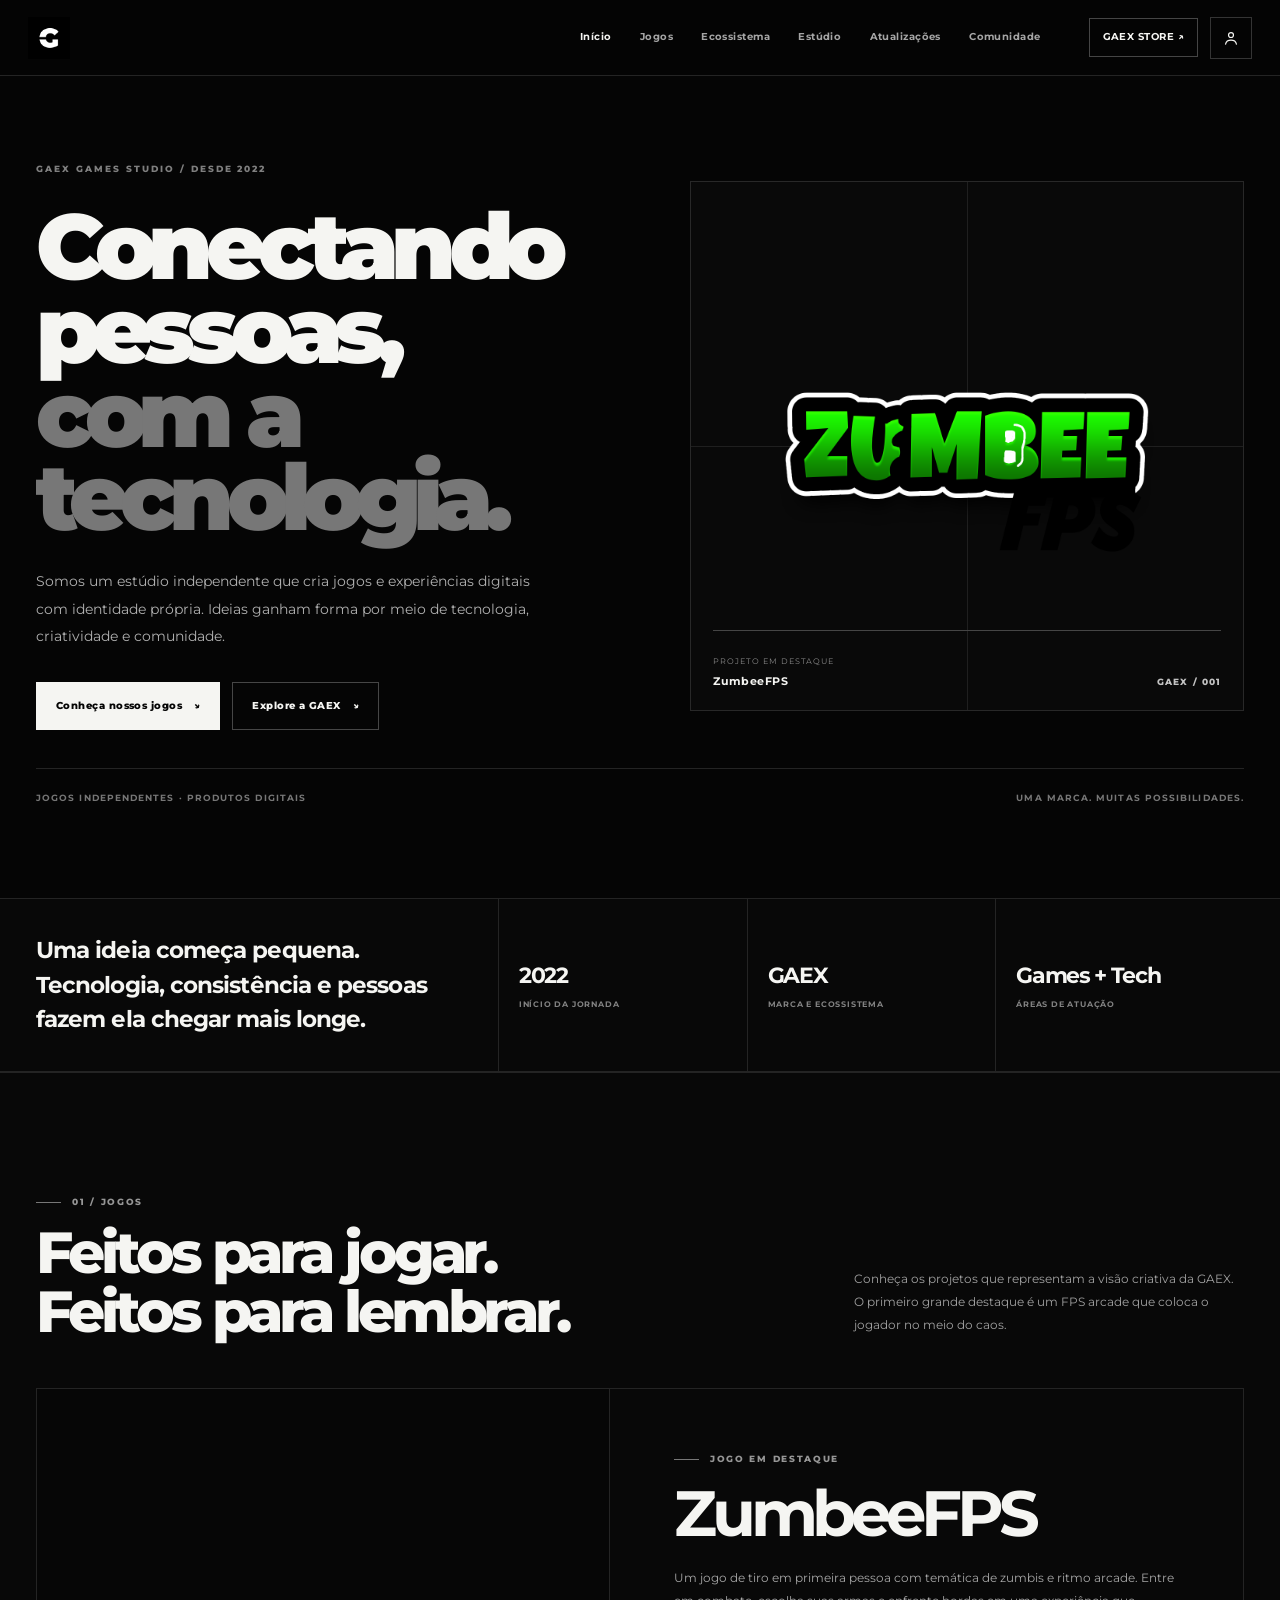
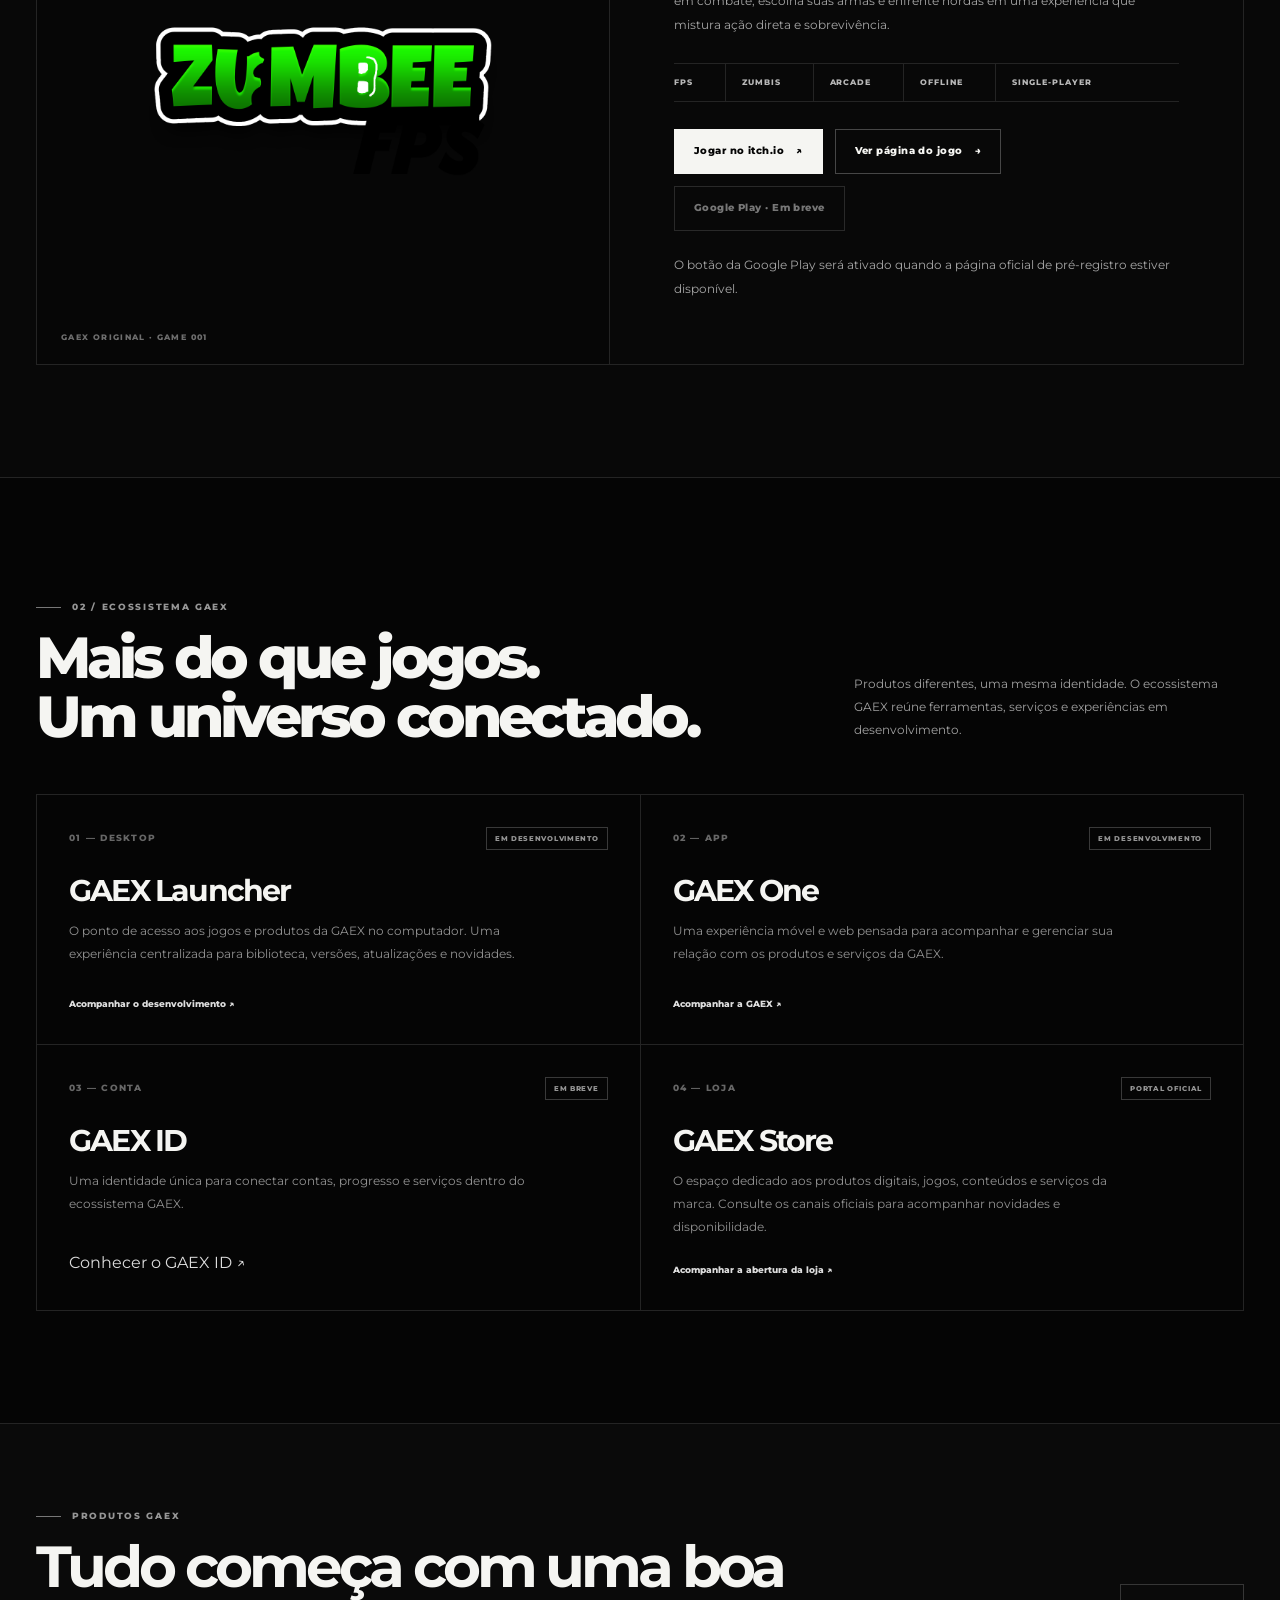
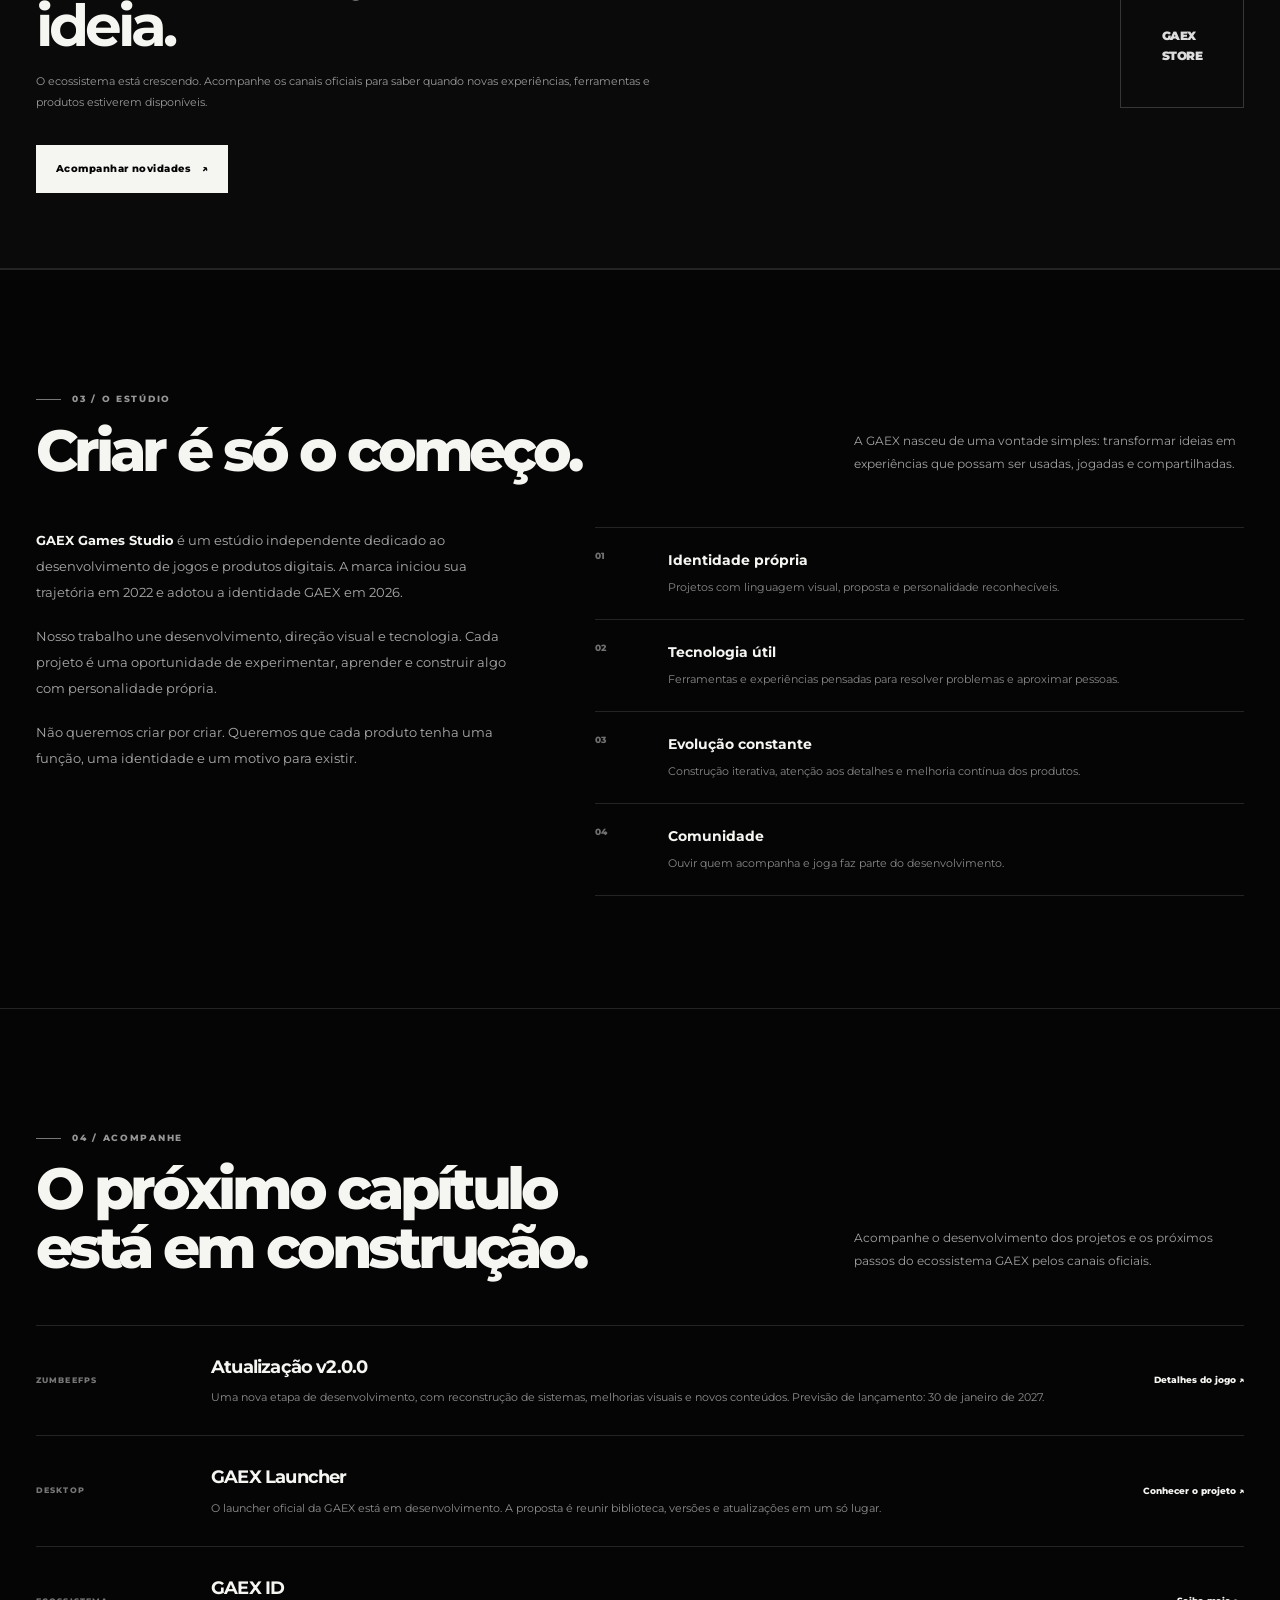
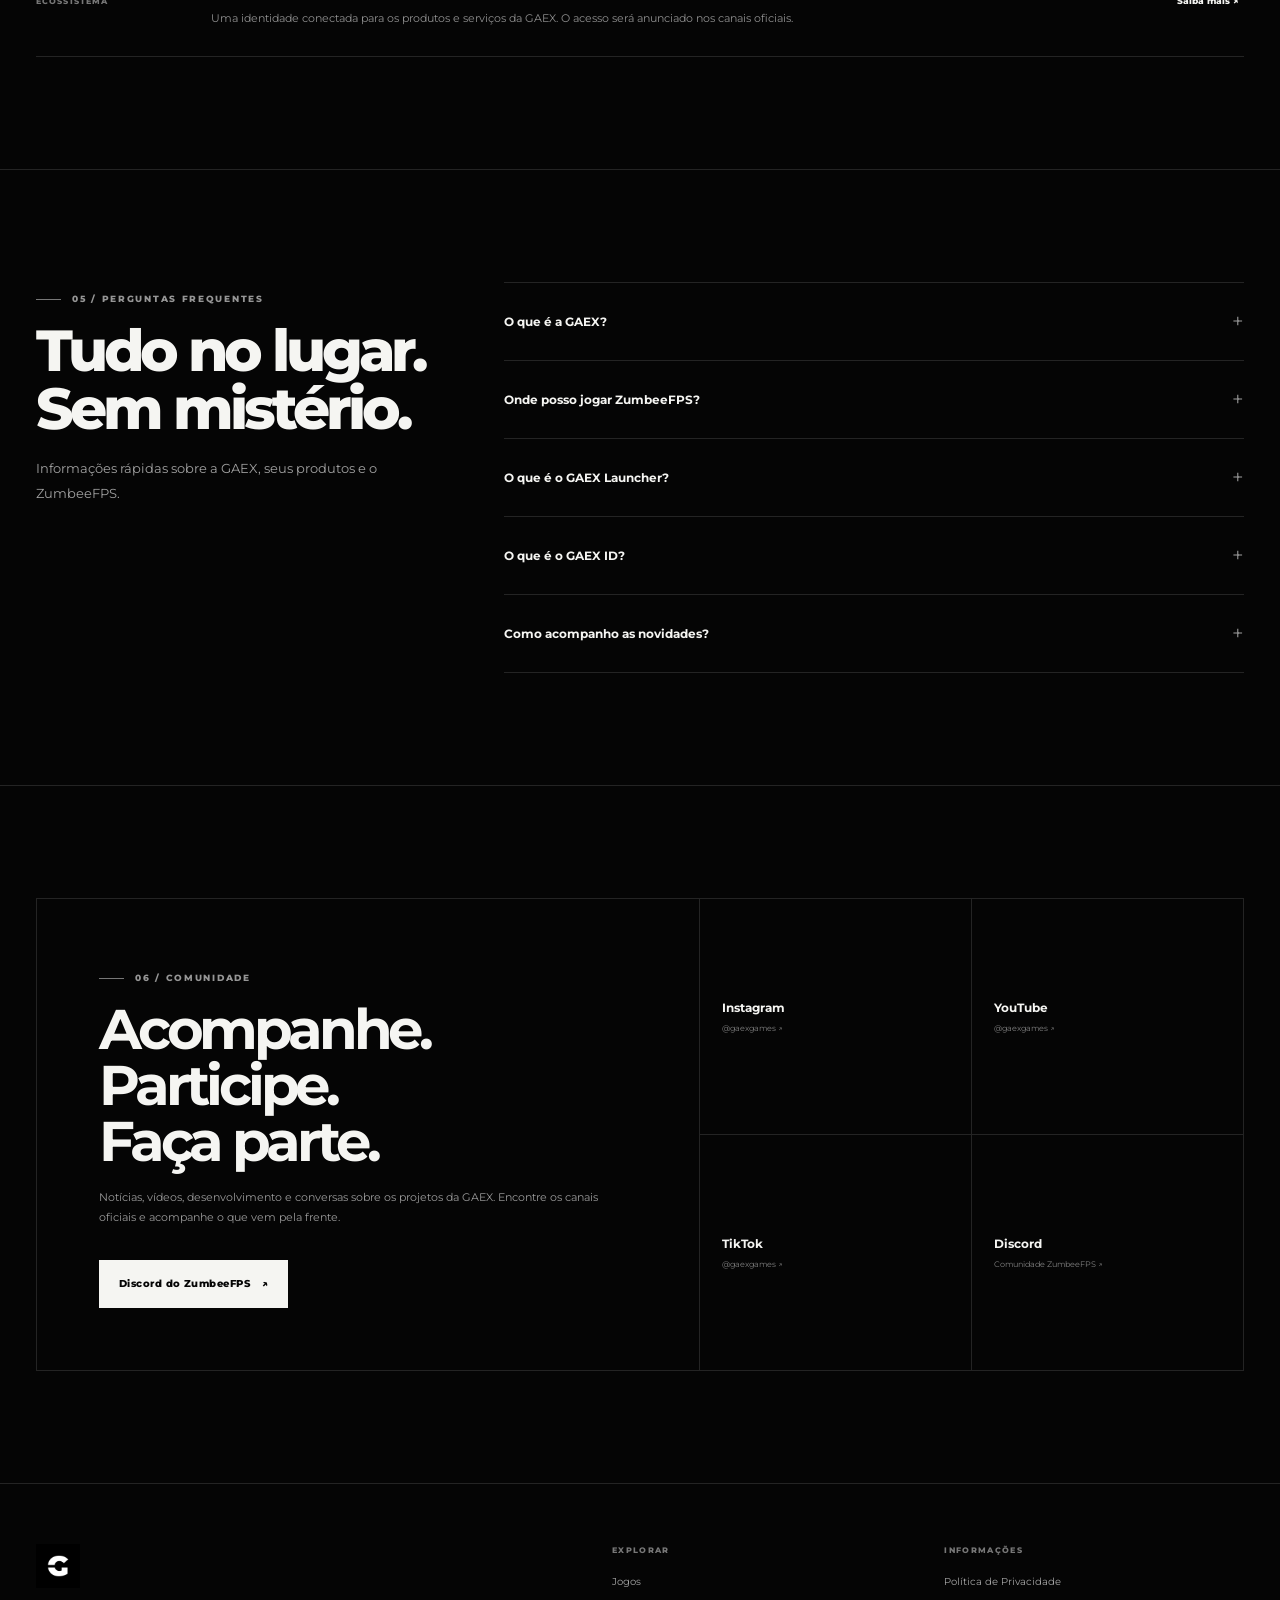
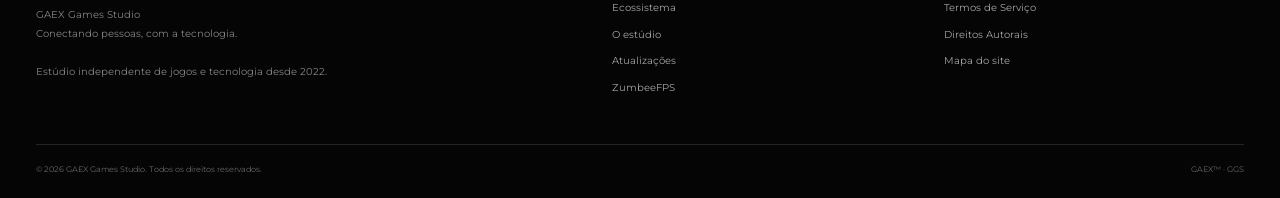
<file: index.html>
<!doctype html>
<html lang="pt-BR">
<head>
  <meta charset="utf-8">
  <meta name="viewport" content="width=device-width, initial-scale=1">
  <meta name="theme-color" content="#050505">
  <meta name="color-scheme" content="dark">
  <meta name="description" content="GAEX Games Studio é um estúdio independente de jogos e tecnologia. Conheça o ZumbeeFPS, o GAEX Launcher, o GAEX ID e o ecossistema GAEX.">
  <meta name="robots" content="index,follow,max-image-preview:large,max-snippet:-1,max-video-preview:-1">
  <link rel="canonical" href="https://gaexgames.github.io/">
  <link rel="icon" href="gaexgames.png" type="image/png">
  <link rel="apple-touch-icon" href="gaexgames.png">
  <link rel="manifest" href="site.webmanifest">
  <link rel="preconnect" href="https://fonts.googleapis.com">
  <link rel="preconnect" href="https://fonts.gstatic.com" crossorigin>
  <link rel="stylesheet" href="https://fonts.googleapis.com/css2?family=Montserrat:wght@400;500;600;700;800;900&display=swap">
  <link rel="stylesheet" href="assets/site.css">

  <meta property="og:type" content="website">
  <meta property="og:site_name" content="GAEX Games Studio">
  <meta property="og:locale" content="pt_BR">
  <meta property="og:url" content="https://gaexgames.github.io/">
  <meta property="og:title" content="GAEX — Jogos, tecnologia e experiências digitais">
  <meta property="og:description" content="Conectando pessoas, com a tecnologia. Conheça a GAEX e o ZumbeeFPS.">
  <meta property="og:image" content="https://gaexgames.github.io/gaexgames.png">
  <meta name="twitter:card" content="summary_large_image">
  <meta name="twitter:title" content="GAEX — Jogos, tecnologia e experiências digitais">
  <meta name="twitter:description" content="Conectando pessoas, com a tecnologia. Conheça a GAEX e o ZumbeeFPS.">
  <meta name="twitter:image" content="https://gaexgames.github.io/gaexgames.png">

  <title>GAEX Games Studio — Jogos, tecnologia e experiências digitais</title>

  <script type="application/ld+json">
  {
    "@context": "https://schema.org",
    "@graph": [
      {
        "@type": "Organization",
        "@id": "https://gaexgames.github.io/#organization",
        "name": "GAEX Games Studio",
        "alternateName": ["GAEX", "Gaex Games Studio"],
        "url": "https://gaexgames.github.io/",
        "logo": {
          "@type": "ImageObject",
          "url": "https://gaexgames.github.io/gaexgames.png"
        },
        "image": "https://gaexgames.github.io/gaexgames.png",
        "description": "Estúdio independente de jogos e tecnologia. Desenvolve o ZumbeeFPS e produtos do ecossistema GAEX.",
        "slogan": "Conectando pessoas, com a tecnologia.",
        "foundingDate": "2022-11-27",
        "sameAs": [
          "https://instagram.com/gaexgames",
          "https://youtube.com/@gaexgames",
          "https://www.tiktok.com/@gaexgames",
          "https://gaexgames.itch.io/"
        ]
      },
      {
        "@type": "WebSite",
        "@id": "https://gaexgames.github.io/#website",
        "url": "https://gaexgames.github.io/",
        "name": "GAEX Games Studio",
        "alternateName": "GAEX",
        "inLanguage": "pt-BR",
        "publisher": { "@id": "https://gaexgames.github.io/#organization" }
      },
      {
        "@type": "WebPage",
        "@id": "https://gaexgames.github.io/#webpage",
        "url": "https://gaexgames.github.io/",
        "name": "GAEX Games Studio — Jogos, tecnologia e experiências digitais",
        "isPartOf": { "@id": "https://gaexgames.github.io/#website" },
        "about": { "@id": "https://gaexgames.github.io/#organization" },
        "inLanguage": "pt-BR"
      }
    ]
  }
  </script>
</head>
<body>
  <a class="skip-link" href="#conteudo">Pular para o conteúdo</a>

  <header class="site-header">
    <div class="header-inner">
      <a class="brand" href="./" aria-label="GAEX — página inicial">
        <img src="gaexgames.png" alt="GAEX Games Studio" width="232" height="84">
      </a>
      <nav class="primary-nav" aria-label="Navegação principal">
        <a href="#inicio" aria-current="page">Início</a>
        <a href="#jogos">Jogos</a>
        <a href="#ecossistema">Ecossistema</a>
        <a href="#estudio">Estúdio</a>
        <a href="#atualizacoes">Atualizações</a>
        <a href="#comunidade">Comunidade</a>
      </nav>
      <div class="header-actions">
        <a class="nav-store" href="#gaex-store">GAEX STORE <span aria-hidden="true">↗</span></a>
        <button class="profile-button" type="button" data-open-profile aria-label="Abrir GAEX ID">
          <svg viewBox="0 0 24 24" fill="none" stroke="currentColor" stroke-width="1.6" stroke-linecap="square" aria-hidden="true"><circle cx="12" cy="8" r="3.3"/><path d="M4.8 20c.7-3.5 3.2-5.3 7.2-5.3s6.5 1.8 7.2 5.3"/></svg>
        </button>
        <button class="menu-button" type="button" data-menu-button aria-label="Abrir menu" aria-expanded="false" aria-controls="mobile-navigation">
          <svg viewBox="0 0 24 24" fill="none" stroke="currentColor" stroke-width="1.7" aria-hidden="true"><path d="M4 7h16M4 12h16M4 17h16"/></svg>
        </button>
      </div>
      <nav class="mobile-nav" id="mobile-navigation" data-mobile-nav aria-label="Navegação móvel">
        <a href="#inicio">Início</a>
        <a href="#jogos">Jogos</a>
        <a href="#ecossistema">Ecossistema</a>
        <a href="#estudio">Estúdio</a>
        <a href="#atualizacoes">Atualizações</a>
        <a href="#comunidade">Comunidade</a>
        <a href="#gaex-store">GAEX Store</a>
      </nav>
    </div>
  </header>

  <main id="conteudo">
    <section class="hero wrap" id="inicio" aria-labelledby="hero-title">
      <div class="hero-copy">
        <p class="hero-brandline">GAEX GAMES STUDIO <span aria-hidden="true">/</span> DESDE 2022</p>
        <h1 id="hero-title">Conectando pessoas,<span>com a tecnologia.</span></h1>
        <p class="hero-lead">Somos um estúdio independente que cria jogos e experiências digitais com identidade própria. Ideias ganham forma por meio de tecnologia, criatividade e comunidade.</p>
        <div class="button-row">
          <a class="button button-primary" href="#jogos">Conheça nossos jogos <span aria-hidden="true">↘</span></a>
          <a class="button" href="#ecossistema">Explore a GAEX <span aria-hidden="true">↘</span></a>
        </div>
      </div>
      <div class="hero-art" aria-label="ZumbeeFPS, jogo em destaque da GAEX">
        <img src="zumbeefps.png" alt="Identidade visual do jogo ZumbeeFPS" width="640" height="640" fetchpriority="high">
        <div class="hero-art-caption">
          <div><span>Projeto em destaque</span><strong>ZumbeeFPS</strong></div>
          <span class="caption-index">GAEX / 001</span>
        </div>
      </div>
      <div class="hero-bottomline"><span>Jogos independentes · Produtos digitais</span><span>Uma marca. Muitas possibilidades.</span></div>
    </section>

    <section class="intro-strip" aria-label="Sobre a GAEX">
      <div class="wrap intro-strip-inner">
        <div class="intro-statement"><p>Uma ideia começa pequena. Tecnologia, consistência e pessoas fazem ela chegar mais longe.</p></div>
        <div class="intro-stat"><strong>2022</strong><span>Início da jornada</span></div>
        <div class="intro-stat"><strong>GAEX</strong><span>Marca e ecossistema</span></div>
        <div class="intro-stat"><strong>Games + Tech</strong><span>Áreas de atuação</span></div>
      </div>
    </section>

    <section class="section game-feature" id="jogos" aria-labelledby="games-title">
      <div class="wrap">
        <div class="section-head">
          <div><span class="kicker">01 / Jogos</span><h2 class="section-title" id="games-title">Feitos para jogar.<br>Feitos para lembrar.</h2></div>
          <p class="section-intro">Conheça os projetos que representam a visão criativa da GAEX. O primeiro grande destaque é um FPS arcade que coloca o jogador no meio do caos.</p>
        </div>
        <article class="game-layout" aria-labelledby="zumbee-home-title">
          <div class="game-visual">
            <img src="zumbeefps.png" alt="Logo do ZumbeeFPS" width="640" height="640" loading="lazy">
            <span class="game-visual-note">GAEX ORIGINAL · GAME 001</span>
          </div>
          <div class="game-information">
            <span class="kicker">Jogo em destaque</span>
            <h3 id="zumbee-home-title">ZumbeeFPS</h3>
            <p>Um jogo de tiro em primeira pessoa com temática de zumbis e ritmo arcade. Entre em combate, escolha suas armas e enfrente hordas em uma experiência que mistura ação direta e sobrevivência.</p>
            <div class="game-tags" aria-label="Características do jogo">
              <span>FPS</span><span>Zumbis</span><span>Arcade</span><span>Offline</span><span>Single-player</span>
            </div>
            <div class="game-availability">
              <a class="button button-primary" href="https://gaexgames.itch.io/zumbeefps" target="_blank" rel="noopener noreferrer">Jogar no itch.io <span aria-hidden="true">↗</span></a>
              <a class="button" href="zumbeefps/">Ver página do jogo <span aria-hidden="true">→</span></a>
              <button class="button button-muted" type="button" disabled aria-disabled="true" title="O pré-registro na Google Play ainda não está disponível">Google Play · Em breve</button>
            </div>
            <p class="game-status-note">O botão da Google Play será ativado quando a página oficial de pré-registro estiver disponível.</p>
          </div>
        </article>
      </div>
    </section>

    <section class="section" id="ecossistema" aria-labelledby="ecosystem-title">
      <div class="wrap">
        <div class="section-head">
          <div><span class="kicker">02 / Ecossistema GAEX</span><h2 class="section-title" id="ecosystem-title">Mais do que jogos.<br>Um universo conectado.</h2></div>
          <p class="section-intro">Produtos diferentes, uma mesma identidade. O ecossistema GAEX reúne ferramentas, serviços e experiências em desenvolvimento.</p>
        </div>
        <div class="ecosystem-grid">
          <article class="ecosystem-item">
            <div class="ecosystem-item-top"><span class="ecosystem-code">01 — DESKTOP</span><span class="status-label">Em desenvolvimento</span></div>
            <h3>GAEX Launcher</h3>
            <p>O ponto de acesso aos jogos e produtos da GAEX no computador. Uma experiência centralizada para biblioteca, versões, atualizações e novidades.</p>
            <a class="item-link" href="#atualizacoes">Acompanhar o desenvolvimento ↗</a>
          </article>
          <article class="ecosystem-item">
            <div class="ecosystem-item-top"><span class="ecosystem-code">02 — APP</span><span class="status-label">Em desenvolvimento</span></div>
            <h3>GAEX One</h3>
            <p>Uma experiência móvel e web pensada para acompanhar e gerenciar sua relação com os produtos e serviços da GAEX.</p>
            <a class="item-link" href="#comunidade">Acompanhar a GAEX ↗</a>
          </article>
          <article class="ecosystem-item">
            <div class="ecosystem-item-top"><span class="ecosystem-code">03 — CONTA</span><span class="status-label">Em breve</span></div>
            <h3>GAEX ID</h3>
            <p>Uma identidade única para conectar contas, progresso e serviços dentro do ecossistema GAEX.</p>
            <button class="item-link" type="button" data-open-profile style="border:0;background:none;padding-left:0;cursor:pointer;font:inherit;">Conhecer o GAEX ID ↗</button>
          </article>
          <article class="ecosystem-item" id="gaex-store">
            <div class="ecosystem-item-top"><span class="ecosystem-code">04 — LOJA</span><span class="status-label">Portal oficial</span></div>
            <h3>GAEX Store</h3>
            <p>O espaço dedicado aos produtos digitais, jogos, conteúdos e serviços da marca. Consulte os canais oficiais para acompanhar novidades e disponibilidade.</p>
            <a class="item-link" href="#comunidade">Acompanhar a abertura da loja ↗</a>
          </article>
        </div>
      </div>
    </section>

    <section class="store-band" aria-labelledby="store-title">
      <div class="wrap store-band-inner">
        <div>
          <span class="kicker">Produtos GAEX</span>
          <h2 id="store-title">Tudo começa com uma boa ideia.</h2>
          <p>O ecossistema está crescendo. Acompanhe os canais oficiais para saber quando novas experiências, ferramentas e produtos estiverem disponíveis.</p>
          <div class="button-row"><a class="button button-primary" href="#comunidade">Acompanhar novidades <span aria-hidden="true">↗</span></a></div>
        </div>
        <div class="store-mark" aria-hidden="true">GAEX<br>STORE</div>
      </div>
    </section>

    <section class="section" id="estudio" aria-labelledby="studio-title">
      <div class="wrap">
        <div class="section-head">
          <div><span class="kicker">03 / O estúdio</span><h2 class="section-title" id="studio-title">Criar é só o começo.</h2></div>
          <p class="section-intro">A GAEX nasceu de uma vontade simples: transformar ideias em experiências que possam ser usadas, jogadas e compartilhadas.</p>
        </div>
        <div class="studio-grid">
          <div class="studio-copy">
            <p><strong>GAEX Games Studio</strong> é um estúdio independente dedicado ao desenvolvimento de jogos e produtos digitais. A marca iniciou sua trajetória em 2022 e adotou a identidade GAEX em 2026.</p>
            <p>Nosso trabalho une desenvolvimento, direção visual e tecnologia. Cada projeto é uma oportunidade de experimentar, aprender e construir algo com personalidade própria.</p>
            <p>Não queremos criar por criar. Queremos que cada produto tenha uma função, uma identidade e um motivo para existir.</p>
          </div>
          <div class="studio-principles">
            <article class="principle"><span>01</span><div><h3>Identidade própria</h3><p>Projetos com linguagem visual, proposta e personalidade reconhecíveis.</p></div></article>
            <article class="principle"><span>02</span><div><h3>Tecnologia útil</h3><p>Ferramentas e experiências pensadas para resolver problemas e aproximar pessoas.</p></div></article>
            <article class="principle"><span>03</span><div><h3>Evolução constante</h3><p>Construção iterativa, atenção aos detalhes e melhoria contínua dos produtos.</p></div></article>
            <article class="principle"><span>04</span><div><h3>Comunidade</h3><p>Ouvir quem acompanha e joga faz parte do desenvolvimento.</p></div></article>
          </div>
        </div>
      </div>
    </section>

    <section class="section" id="atualizacoes" aria-labelledby="updates-title">
      <div class="wrap">
        <div class="section-head">
          <div><span class="kicker">04 / Acompanhe</span><h2 class="section-title" id="updates-title">O próximo capítulo<br>está em construção.</h2></div>
          <p class="section-intro">Acompanhe o desenvolvimento dos projetos e os próximos passos do ecossistema GAEX pelos canais oficiais.</p>
        </div>
        <div class="updates-list">
          <article class="update-row">
            <span class="update-type">ZumbeeFPS</span>
            <div><h3>Atualização v2.0.0</h3><p>Uma nova etapa de desenvolvimento, com reconstrução de sistemas, melhorias visuais e novos conteúdos. Previsão de lançamento: 30 de janeiro de 2027.</p></div>
            <a class="update-link" href="zumbeefps/">Detalhes do jogo ↗</a>
          </article>
          <article class="update-row">
            <span class="update-type">Desktop</span>
            <div><h3>GAEX Launcher</h3><p>O launcher oficial da GAEX está em desenvolvimento. A proposta é reunir biblioteca, versões e atualizações em um só lugar.</p></div>
            <a class="update-link" href="#ecossistema">Conhecer o projeto ↗</a>
          </article>
          <article class="update-row">
            <span class="update-type">Ecossistema</span>
            <div><h3>GAEX ID</h3><p>Uma identidade conectada para os produtos e serviços da GAEX. O acesso será anunciado nos canais oficiais.</p></div>
            <button class="update-link" type="button" data-open-profile style="border:0;background:none;color:inherit;cursor:pointer;">Saiba mais ↗</button>
          </article>
        </div>
      </div>
    </section>

    <section class="section" id="faq" aria-labelledby="faq-title">
      <div class="wrap faq-layout">
        <div><span class="kicker">05 / Perguntas frequentes</span><h2 class="section-title" id="faq-title">Tudo no lugar.<br>Sem mistério.</h2><p class="section-intro">Informações rápidas sobre a GAEX, seus produtos e o ZumbeeFPS.</p></div>
        <div class="faq-list">
          <details class="faq-item"><summary>O que é a GAEX?</summary><p>A GAEX Games Studio é um estúdio independente que desenvolve jogos e produtos digitais. Sua trajetória começou em 2022 e a marca adotou a identidade GAEX em 2026.</p></details>
          <details class="faq-item"><summary>Onde posso jogar ZumbeeFPS?</summary><p>O ZumbeeFPS está disponível na página oficial do itch.io. A opção de pré-registro na Google Play será liberada quando a página da loja estiver pronta.</p></details>
          <details class="faq-item"><summary>O que é o GAEX Launcher?</summary><p>É o launcher de PC planejado para reunir os jogos e produtos da GAEX, com recursos de biblioteca, gerenciamento de versões e atualizações. Está em desenvolvimento.</p></details>
          <details class="faq-item"><summary>O que é o GAEX ID?</summary><p>É o sistema de identidade da GAEX, pensado para conectar contas e serviços do ecossistema. O acesso ainda não está disponível.</p></details>
          <details class="faq-item"><summary>Como acompanho as novidades?</summary><p>Você pode acompanhar os perfis oficiais da GAEX e a comunidade do ZumbeeFPS. Os links estão na seção Comunidade e no rodapé deste site.</p></details>
        </div>
      </div>
    </section>

    <section class="section" id="comunidade" aria-labelledby="community-title">
      <div class="wrap">
        <div class="community-panel">
          <div class="community-main">
            <span class="kicker">06 / Comunidade</span>
            <h2 id="community-title">Acompanhe.<br>Participe.<br>Faça parte.</h2>
            <p>Notícias, vídeos, desenvolvimento e conversas sobre os projetos da GAEX. Encontre os canais oficiais e acompanhe o que vem pela frente.</p>
            <div class="button-row"><a class="button button-primary" href="https://discord.gg/nKZMn5szbW" target="_blank" rel="noopener noreferrer">Discord do ZumbeeFPS <span aria-hidden="true">↗</span></a></div>
          </div>
          <div class="social-list" aria-label="Redes sociais oficiais">
            <a class="social-link" href="https://instagram.com/gaexgames" target="_blank" rel="noopener noreferrer"><strong>Instagram</strong><span>@gaexgames ↗</span></a>
            <a class="social-link" href="https://youtube.com/@gaexgames" target="_blank" rel="noopener noreferrer"><strong>YouTube</strong><span>@gaexgames ↗</span></a>
            <a class="social-link" href="https://www.tiktok.com/@gaexgames" target="_blank" rel="noopener noreferrer"><strong>TikTok</strong><span>@gaexgames ↗</span></a>
            <a class="social-link" href="https://discord.gg/nKZMn5szbW" target="_blank" rel="noopener noreferrer"><strong>Discord</strong><span>Comunidade ZumbeeFPS ↗</span></a>
          </div>
        </div>
      </div>
    </section>
  </main>

  <footer class="site-footer">
    <div class="wrap">
      <div class="footer-main">
        <div class="footer-brand"><a href="./" aria-label="GAEX — início"><img src="gaexgames.png" alt="GAEX Games Studio" width="252" height="90" loading="lazy"></a><p>GAEX Games Studio<br>Conectando pessoas, com a tecnologia.<br><br>Estúdio independente de jogos e tecnologia desde 2022.</p></div>
        <div class="footer-column"><h2>Explorar</h2><nav class="footer-links" aria-label="Links do site"><a href="#jogos">Jogos</a><a href="#ecossistema">Ecossistema</a><a href="#estudio">O estúdio</a><a href="#atualizacoes">Atualizações</a><a href="zumbeefps/">ZumbeeFPS</a></nav></div>
        <div class="footer-column"><h2>Informações</h2><nav class="footer-links" aria-label="Informações legais"><a href="politica-de-privacidade.html">Política de Privacidade</a><a href="termos-de-servico.html">Termos de Serviço</a><a href="direitos-autorais.html">Direitos Autorais</a><a href="sitemap.xml">Mapa do site</a></nav></div>
      </div>
      <div class="footer-bottom"><span>© <span data-current-year>2026</span> GAEX Games Studio. Todos os direitos reservados.</span><span>GAEX™ · GGS</span></div>
    </div>
  </footer>

  <div class="modal-backdrop" data-profile-modal role="presentation" aria-hidden="true">
    <section class="profile-modal" role="dialog" aria-modal="true" aria-labelledby="gaexid-modal-title" aria-describedby="gaexid-modal-description">
      <button class="modal-close" type="button" data-close-profile aria-label="Fechar janela do GAEX ID"><svg viewBox="0 0 24 24" fill="none" stroke="currentColor" stroke-width="1.7" aria-hidden="true"><path d="m6 6 12 12M18 6 6 18"/></svg></button>
      <div class="modal-symbol" aria-hidden="true"><svg viewBox="0 0 24 24" fill="none" stroke="currentColor" stroke-width="1.6"><circle cx="12" cy="8" r="3.2"/><path d="M4.8 20c.7-3.5 3.2-5.3 7.2-5.3s6.5 1.8 7.2 5.3"/></svg></div>
      <span class="kicker">Identidade GAEX</span>
      <h2 id="gaexid-modal-title">GAEX ID</h2>
      <p id="gaexid-modal-description">Uma conta para conectar sua experiência aos produtos e serviços do ecossistema GAEX. Estamos preparando tudo para apresentar o GAEX ID.</p>
      <span class="modal-status">Em breve</span>
    </section>
  </div>

  <script src="assets/site.js" defer></script>
</body>
</html>
</file>
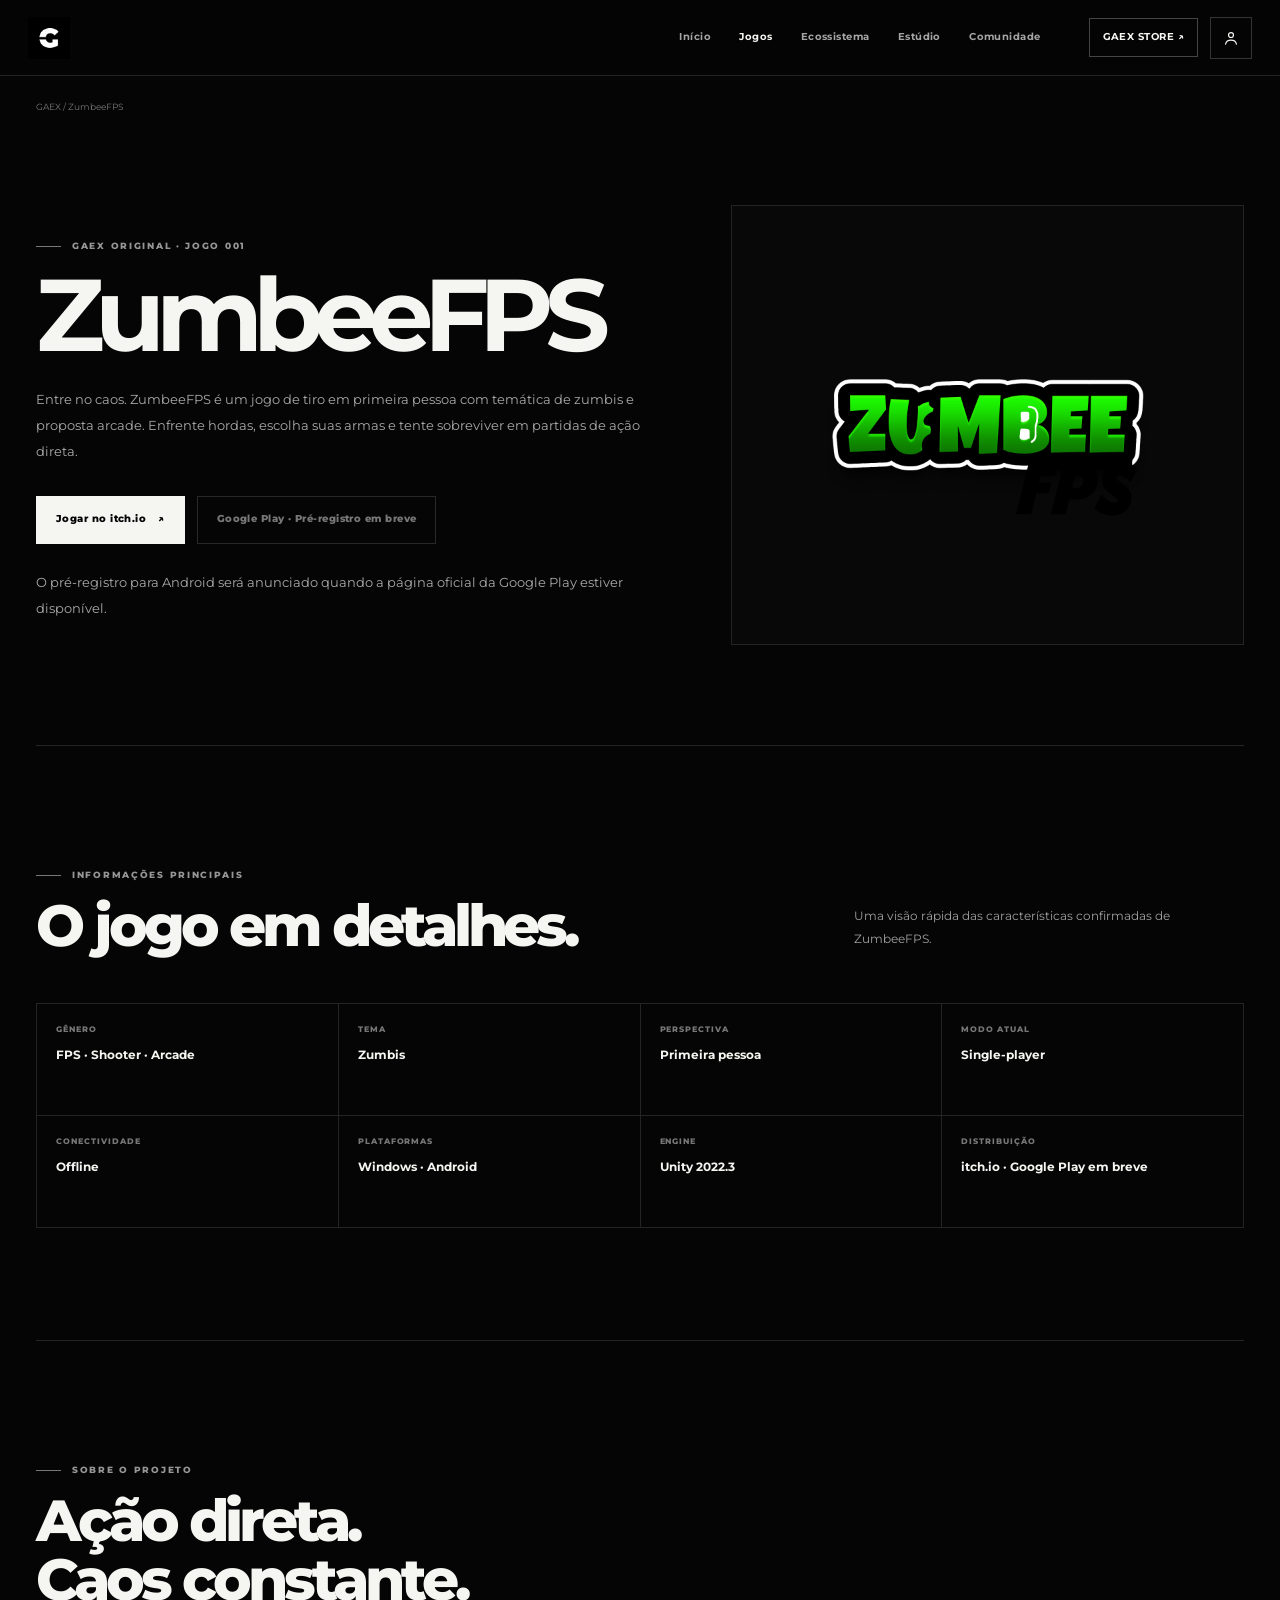
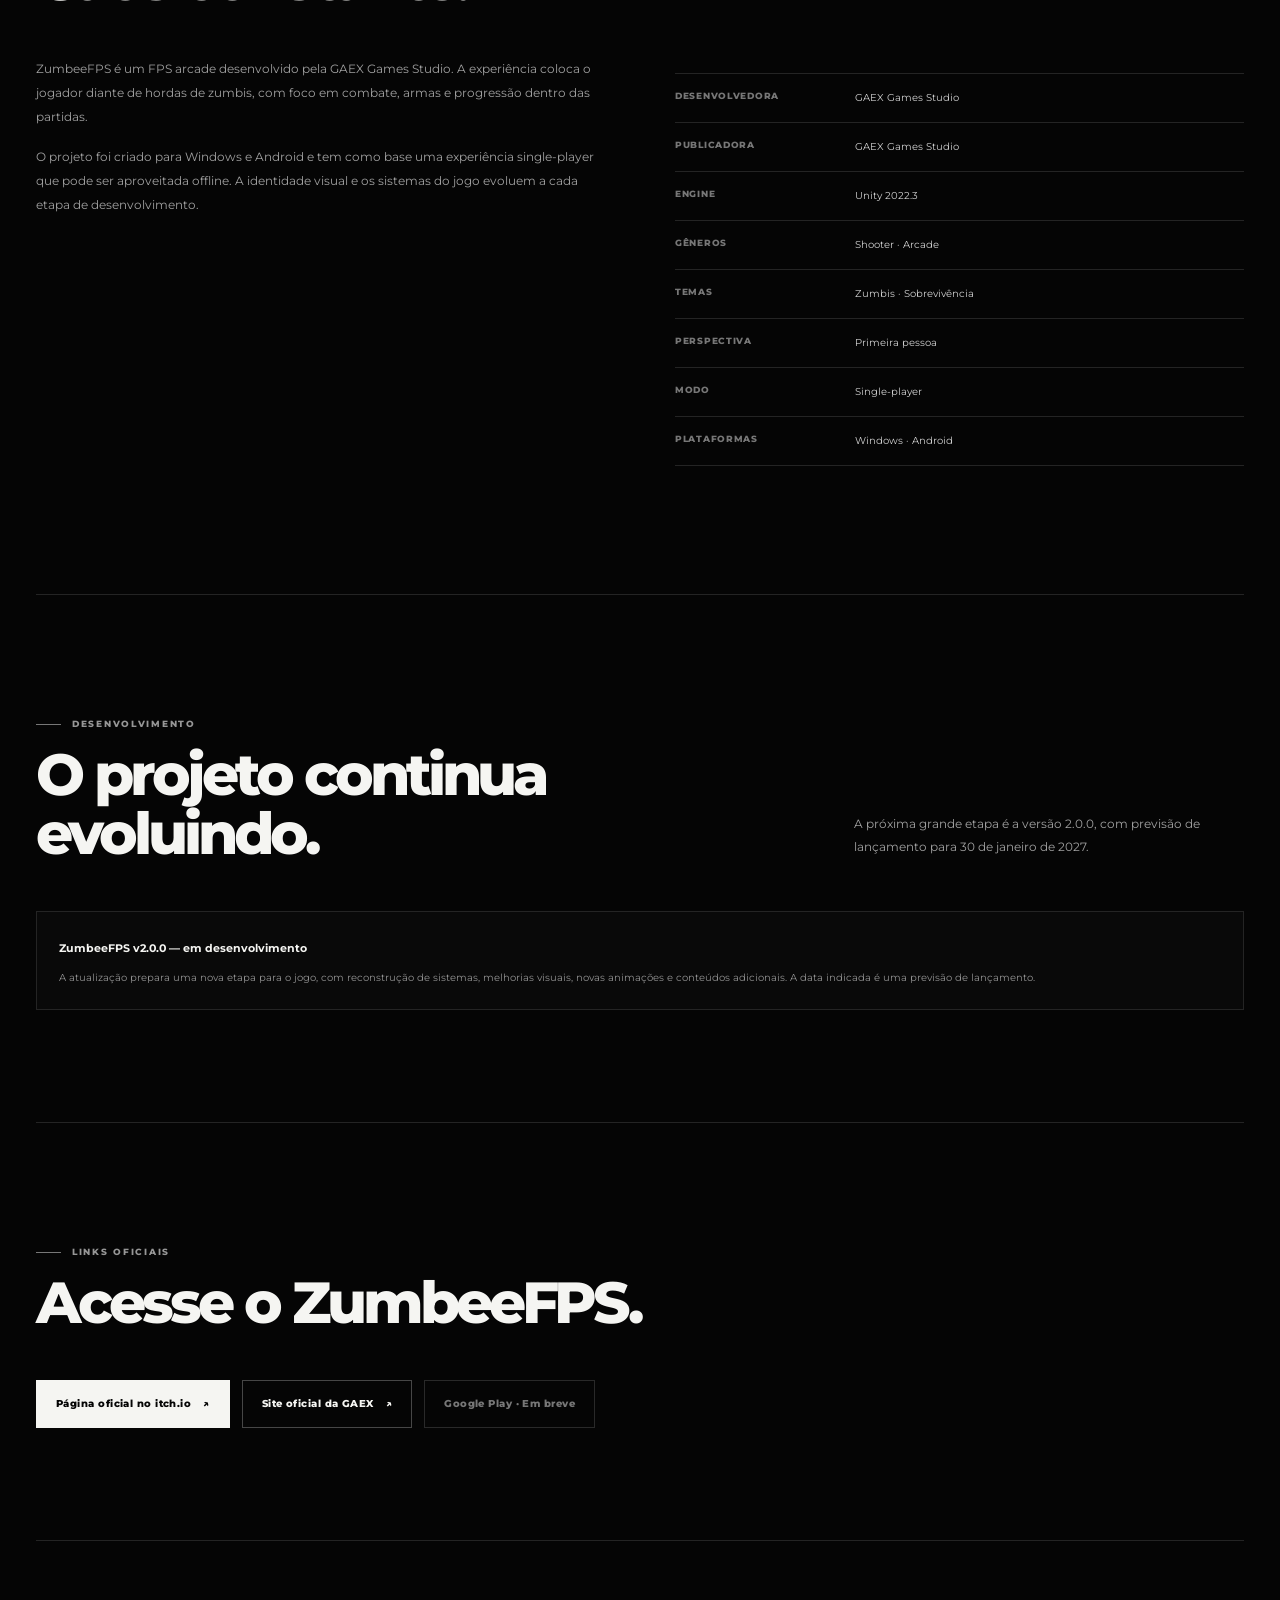
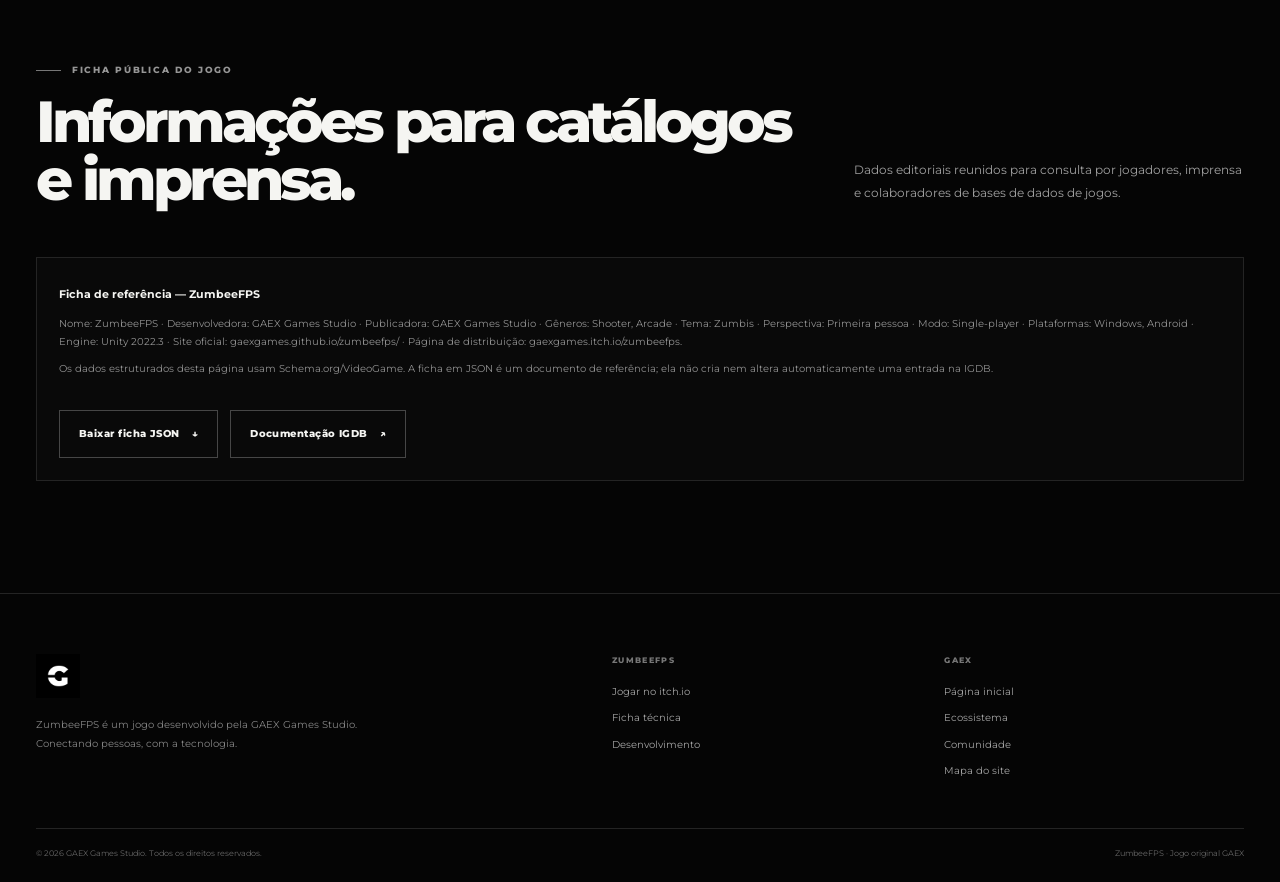
<file: zumbeefps/index.html>
<!doctype html>
<html lang="pt-BR">
<head>
  <meta charset="utf-8">
  <meta name="viewport" content="width=device-width, initial-scale=1">
  <meta name="theme-color" content="#050505">
  <meta name="color-scheme" content="dark">
  <meta name="description" content="Conheça ZumbeeFPS, FPS arcade de zumbis desenvolvido pela GAEX Games Studio. Veja plataformas, modo de jogo, engine, informações oficiais e acesse o jogo no itch.io.">
  <meta name="robots" content="index,follow,max-image-preview:large,max-snippet:-1,max-video-preview:-1">
  <link rel="canonical" href="https://gaexgames.github.io/zumbeefps/">
  <link rel="icon" href="../gaexgames.png" type="image/png">
  <link rel="preconnect" href="https://fonts.googleapis.com">
  <link rel="preconnect" href="https://fonts.gstatic.com" crossorigin>
  <link rel="stylesheet" href="https://fonts.googleapis.com/css2?family=Montserrat:wght@400;500;600;700;800;900&display=swap">
  <link rel="stylesheet" href="../assets/site.css">

  <meta property="og:type" content="website">
  <meta property="og:site_name" content="GAEX Games Studio">
  <meta property="og:locale" content="pt_BR">
  <meta property="og:url" content="https://gaexgames.github.io/zumbeefps/">
  <meta property="og:title" content="ZumbeeFPS — FPS arcade de zumbis | GAEX">
  <meta property="og:description" content="Enfrente hordas de zumbis em um FPS arcade desenvolvido pela GAEX Games Studio. Disponível no itch.io; pré-registro na Google Play em breve.">
  <meta property="og:image" content="https://gaexgames.github.io/zumbeefps.png">
  <meta name="twitter:card" content="summary_large_image">
  <meta name="twitter:title" content="ZumbeeFPS — FPS arcade de zumbis | GAEX">
  <meta name="twitter:description" content="FPS arcade de zumbis desenvolvido pela GAEX Games Studio.">
  <meta name="twitter:image" content="https://gaexgames.github.io/zumbeefps.png">

  <title>ZumbeeFPS — FPS arcade de zumbis para Windows e Android | GAEX</title>

  <script type="application/ld+json">
  {
    "@context": "https://schema.org",
    "@graph": [
      {
        "@type": "Organization",
        "@id": "https://gaexgames.github.io/#organization",
        "name": "GAEX Games Studio",
        "alternateName": ["GAEX", "Gaex Games Studio"],
        "url": "https://gaexgames.github.io/",
        "logo": "https://gaexgames.github.io/gaexgames.png",
        "sameAs": [
          "https://instagram.com/gaexgames",
          "https://youtube.com/@gaexgames",
          "https://www.tiktok.com/@gaexgames",
          "https://gaexgames.itch.io/"
        ]
      },
      {
        "@type": "VideoGame",
        "@id": "https://gaexgames.github.io/zumbeefps/#game",
        "name": "ZumbeeFPS",
        "alternateName": "Zumbee FPS",
        "url": "https://gaexgames.github.io/zumbeefps/",
        "mainEntityOfPage": "https://gaexgames.github.io/zumbeefps/",
        "image": "https://gaexgames.github.io/zumbeefps.png",
        "description": "ZumbeeFPS é um jogo de tiro em primeira pessoa com temática de zumbis e estilo arcade. O jogador enfrenta hordas, utiliza diferentes armas e participa de partidas single-player com suporte offline.",
        "genre": ["Shooter", "Arcade"],
        "keywords": "zumbis, FPS, tiro em primeira pessoa, arcade, offline, single-player",
        "gamePlatform": ["Windows", "Android"],
        "operatingSystem": ["Windows", "Android"],
        "playMode": "https://schema.org/SinglePlayer",
        "applicationCategory": "Game",
        "isAccessibleForFree": true,
        "datePublished": "2026-04-25",
        "author": { "@id": "https://gaexgames.github.io/#organization" },
        "publisher": { "@id": "https://gaexgames.github.io/#organization" },
        "sameAs": "https://gaexgames.itch.io/zumbeefps"
      },
      {
        "@type": "WebSite",
        "@id": "https://gaexgames.github.io/#website",
        "url": "https://gaexgames.github.io/",
        "name": "GAEX Games Studio",
        "alternateName": "GAEX",
        "inLanguage": "pt-BR",
        "publisher": { "@id": "https://gaexgames.github.io/#organization" }
      },
      {
        "@type": "WebPage",
        "@id": "https://gaexgames.github.io/zumbeefps/#webpage",
        "url": "https://gaexgames.github.io/zumbeefps/",
        "name": "ZumbeeFPS — FPS arcade de zumbis",
        "description": "Página oficial de ZumbeeFPS, jogo desenvolvido pela GAEX Games Studio.",
        "about": { "@id": "https://gaexgames.github.io/zumbeefps/#game" },
        "isPartOf": { "@id": "https://gaexgames.github.io/#website" },
        "inLanguage": "pt-BR"
      }
    ]
  }
  </script>
</head>
<body>
  <a class="skip-link" href="#conteudo">Pular para o conteúdo</a>
  <header class="site-header">
    <div class="header-inner">
      <a class="brand" href="../" aria-label="GAEX — página inicial"><img src="../gaexgames.png" alt="GAEX Games Studio" width="232" height="84"></a>
      <nav class="primary-nav" aria-label="Navegação principal">
        <a href="../">Início</a><a href="../#jogos" aria-current="page">Jogos</a><a href="../#ecossistema">Ecossistema</a><a href="../#estudio">Estúdio</a><a href="../#comunidade">Comunidade</a>
      </nav>
      <div class="header-actions">
        <a class="nav-store" href="../#gaex-store">GAEX STORE <span aria-hidden="true">↗</span></a>
        <button class="profile-button" type="button" data-open-profile aria-label="Abrir GAEX ID"><svg viewBox="0 0 24 24" fill="none" stroke="currentColor" stroke-width="1.6" stroke-linecap="square" aria-hidden="true"><circle cx="12" cy="8" r="3.3"/><path d="M4.8 20c.7-3.5 3.2-5.3 7.2-5.3s6.5 1.8 7.2 5.3"/></svg></button>
        <button class="menu-button" type="button" data-menu-button aria-label="Abrir menu" aria-expanded="false" aria-controls="mobile-navigation"><svg viewBox="0 0 24 24" fill="none" stroke="currentColor" stroke-width="1.7" aria-hidden="true"><path d="M4 7h16M4 12h16M4 17h16"/></svg></button>
      </div>
      <nav class="mobile-nav" id="mobile-navigation" data-mobile-nav aria-label="Navegação móvel"><a href="../">Início</a><a href="../#jogos">Jogos</a><a href="../#ecossistema">Ecossistema</a><a href="../#estudio">Estúdio</a><a href="../#comunidade">Comunidade</a><a href="../#gaex-store">GAEX Store</a></nav>
    </div>
  </header>

  <main id="conteudo" class="wrap">
    <nav class="breadcrumb" aria-label="Trilha de navegação"><a href="../">GAEX</a> <span aria-hidden="true">/</span> <span aria-current="page">ZumbeeFPS</span></nav>

    <section class="game-hero-page" aria-labelledby="game-title">
      <div>
        <span class="kicker">GAEX ORIGINAL · JOGO 001</span>
        <h1 id="game-title">ZumbeeFPS</h1>
        <p>Entre no caos. ZumbeeFPS é um jogo de tiro em primeira pessoa com temática de zumbis e proposta arcade. Enfrente hordas, escolha suas armas e tente sobreviver em partidas de ação direta.</p>
        <div class="button-row">
          <a class="button button-primary" href="https://gaexgames.itch.io/zumbeefps" target="_blank" rel="noopener noreferrer">Jogar no itch.io <span aria-hidden="true">↗</span></a>
          <button class="button button-muted" type="button" disabled aria-disabled="true" title="O pré-registro na Google Play ainda não está disponível">Google Play · Pré-registro em breve</button>
        </div>
        <p class="game-status-note">O pré-registro para Android será anunciado quando a página oficial da Google Play estiver disponível.</p>
      </div>
      <div class="game-hero-image"><img src="../zumbeefps.png" alt="Identidade visual oficial de ZumbeeFPS" width="640" height="640" fetchpriority="high"></div>
    </section>

    <section class="section" aria-labelledby="quick-facts-title">
      <div class="section-head"><div><span class="kicker">Informações principais</span><h2 class="section-title" id="quick-facts-title">O jogo em detalhes.</h2></div><p class="section-intro">Uma visão rápida das características confirmadas de ZumbeeFPS.</p></div>
      <div class="game-details-grid">
        <div class="game-detail"><span>Gênero</span><strong>FPS · Shooter · Arcade</strong></div>
        <div class="game-detail"><span>Tema</span><strong>Zumbis</strong></div>
        <div class="game-detail"><span>Perspectiva</span><strong>Primeira pessoa</strong></div>
        <div class="game-detail"><span>Modo atual</span><strong>Single-player</strong></div>
        <div class="game-detail"><span>Conectividade</span><strong>Offline</strong></div>
        <div class="game-detail"><span>Plataformas</span><strong>Windows · Android</strong></div>
        <div class="game-detail"><span>Engine</span><strong>Unity 2022.3</strong></div>
        <div class="game-detail"><span>Distribuição</span><strong>itch.io · Google Play em breve</strong></div>
      </div>
    </section>

    <section class="section" aria-labelledby="about-game-title">
      <div class="section-head"><div><span class="kicker">Sobre o projeto</span><h2 class="section-title" id="about-game-title">Ação direta.<br>Caos constante.</h2></div></div>
      <div class="game-content-grid">
        <div>
          <p>ZumbeeFPS é um FPS arcade desenvolvido pela GAEX Games Studio. A experiência coloca o jogador diante de hordas de zumbis, com foco em combate, armas e progressão dentro das partidas.</p>
          <p>O projeto foi criado para Windows e Android e tem como base uma experiência single-player que pode ser aproveitada offline. A identidade visual e os sistemas do jogo evoluem a cada etapa de desenvolvimento.</p>
        </div>
        <div>
          <dl class="fact-sheet">
            <div class="fact-row"><dt>Desenvolvedora</dt><dd>GAEX Games Studio</dd></div>
            <div class="fact-row"><dt>Publicadora</dt><dd>GAEX Games Studio</dd></div>
            <div class="fact-row"><dt>Engine</dt><dd>Unity 2022.3</dd></div>
            <div class="fact-row"><dt>Gêneros</dt><dd>Shooter · Arcade</dd></div>
            <div class="fact-row"><dt>Temas</dt><dd>Zumbis · Sobrevivência</dd></div>
            <div class="fact-row"><dt>Perspectiva</dt><dd>Primeira pessoa</dd></div>
            <div class="fact-row"><dt>Modo</dt><dd>Single-player</dd></div>
            <div class="fact-row"><dt>Plataformas</dt><dd>Windows · Android</dd></div>
          </dl>
        </div>
      </div>
    </section>

    <section class="section" aria-labelledby="development-title">
      <div class="section-head"><div><span class="kicker">Desenvolvimento</span><h2 class="section-title" id="development-title">O projeto continua evoluindo.</h2></div><p class="section-intro">A próxima grande etapa é a versão 2.0.0, com previsão de lançamento para 30 de janeiro de 2027.</p></div>
      <div class="notice-box"><strong>ZumbeeFPS v2.0.0 — em desenvolvimento</strong><p>A atualização prepara uma nova etapa para o jogo, com reconstrução de sistemas, melhorias visuais, novas animações e conteúdos adicionais. A data indicada é uma previsão de lançamento.</p></div>
    </section>

    <section class="section" aria-labelledby="official-links-title">
      <div class="section-head"><div><span class="kicker">Links oficiais</span><h2 class="section-title" id="official-links-title">Acesse o ZumbeeFPS.</h2></div></div>
      <div class="button-row">
        <a class="button button-primary" href="https://gaexgames.itch.io/zumbeefps" target="_blank" rel="noopener noreferrer">Página oficial no itch.io <span aria-hidden="true">↗</span></a>
        <a class="button" href="https://gaexgames.github.io/">Site oficial da GAEX <span aria-hidden="true">↗</span></a>
        <button class="button button-muted" type="button" disabled aria-disabled="true">Google Play · Em breve</button>
      </div>
    </section>

    <section class="section" aria-labelledby="database-title">
      <div class="section-head"><div><span class="kicker">Ficha pública do jogo</span><h2 class="section-title" id="database-title">Informações para catálogos e imprensa.</h2></div><p class="section-intro">Dados editoriais reunidos para consulta por jogadores, imprensa e colaboradores de bases de dados de jogos.</p></div>
      <div class="notice-box">
        <strong>Ficha de referência — ZumbeeFPS</strong>
        <p>Nome: ZumbeeFPS · Desenvolvedora: GAEX Games Studio · Publicadora: GAEX Games Studio · Gêneros: Shooter, Arcade · Tema: Zumbis · Perspectiva: Primeira pessoa · Modo: Single-player · Plataformas: Windows, Android · Engine: Unity 2022.3 · Site oficial: gaexgames.github.io/zumbeefps/ · Página de distribuição: gaexgames.itch.io/zumbeefps.</p>
        <p>Os dados estruturados desta página usam Schema.org/VideoGame. A ficha em JSON é um documento de referência; ela não cria nem altera automaticamente uma entrada na IGDB.</p>
        <div class="button-row"><a class="button" href="../zumbeefps-igdb-presskit.json" download>Baixar ficha JSON <span aria-hidden="true">↓</span></a><a class="button" href="https://api-docs.igdb.com/" target="_blank" rel="noopener noreferrer">Documentação IGDB <span aria-hidden="true">↗</span></a></div>
      </div>
    </section>
  </main>

  <footer class="site-footer">
    <div class="wrap">
      <div class="footer-main">
        <div class="footer-brand"><a href="../" aria-label="GAEX — início"><img src="../gaexgames.png" alt="GAEX Games Studio" width="252" height="90" loading="lazy"></a><p>ZumbeeFPS é um jogo desenvolvido pela GAEX Games Studio.<br>Conectando pessoas, com a tecnologia.</p></div>
        <div class="footer-column"><h2>ZumbeeFPS</h2><nav class="footer-links" aria-label="Links do jogo"><a href="https://gaexgames.itch.io/zumbeefps" target="_blank" rel="noopener noreferrer">Jogar no itch.io</a><a href="#quick-facts-title">Ficha técnica</a><a href="#development-title">Desenvolvimento</a></nav></div>
        <div class="footer-column"><h2>GAEX</h2><nav class="footer-links" aria-label="Links da GAEX"><a href="../">Página inicial</a><a href="../#ecossistema">Ecossistema</a><a href="../#comunidade">Comunidade</a><a href="../sitemap.xml">Mapa do site</a></nav></div>
      </div>
      <div class="footer-bottom"><span>© <span data-current-year>2026</span> GAEX Games Studio. Todos os direitos reservados.</span><span>ZumbeeFPS · Jogo original GAEX</span></div>
    </div>
  </footer>

  <div class="modal-backdrop" data-profile-modal role="presentation" aria-hidden="true">
    <section class="profile-modal" role="dialog" aria-modal="true" aria-labelledby="gaexid-modal-title" aria-describedby="gaexid-modal-description">
      <button class="modal-close" type="button" data-close-profile aria-label="Fechar janela do GAEX ID"><svg viewBox="0 0 24 24" fill="none" stroke="currentColor" stroke-width="1.7" aria-hidden="true"><path d="m6 6 12 12M18 6 6 18"/></svg></button>
      <div class="modal-symbol" aria-hidden="true"><svg viewBox="0 0 24 24" fill="none" stroke="currentColor" stroke-width="1.6"><circle cx="12" cy="8" r="3.2"/><path d="M4.8 20c.7-3.5 3.2-5.3 7.2-5.3s6.5 1.8 7.2 5.3"/></svg></div>
      <span class="kicker">Identidade GAEX</span><h2 id="gaexid-modal-title">GAEX ID</h2><p id="gaexid-modal-description">Uma conta para conectar sua experiência aos produtos e serviços do ecossistema GAEX. Estamos preparando tudo para apresentar o GAEX ID.</p><span class="modal-status">Em breve</span>
    </section>
  </div>

  <script src="../assets/site.js" defer></script>
</body>
</html>
</file>
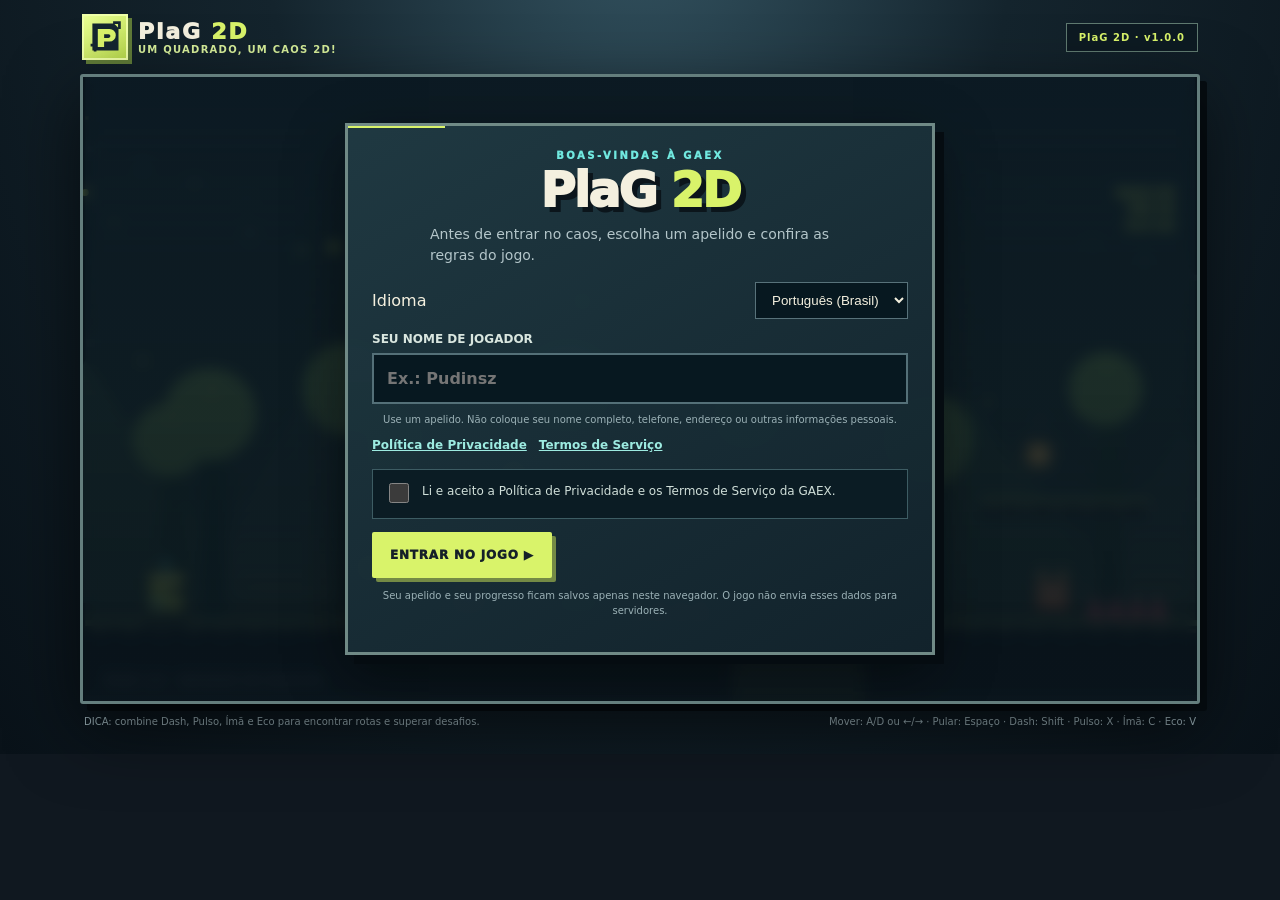
<file: plag2d.html>
<!doctype html>
<html lang="pt-BR">
<head>
<meta charset="utf-8">
<meta name="viewport" content="width=device-width, initial-scale=1, viewport-fit=cover">
<meta name="theme-color" content="#101820">
<meta name="description" content="PlaG 2D — Um quadrado, um caos 2D! Uma aventura de plataforma da GAEX.">
<meta name="color-scheme" content="dark">
<meta property="og:type" content="website">
<meta property="og:title" content="PlaG 2D — Um quadrado, um caos 2D!">
<meta property="og:description" content="Entre no caos: cinco mundos, habilidades, explosivos e The FirBoss.">
<meta property="og:url" content="https://gaexgames.github.io/plag2d/">
<link rel="canonical" href="https://gaexgames.github.io/plag2d/">
<link rel="icon" type="image/svg+xml" href="favicon.svg">
<title>PlaG 2D — v1.0.0</title>
<style>
:root{--bg:#101820;--panel:#172832;--ink:#f4f0df;--muted:#a9bdc3;--lime:#d6f36a;--cyan:#6de1dc;--orange:#ffab62;--pink:#ff7188}
*{box-sizing:border-box}
html,body{margin:0;min-height:100%;background:radial-gradient(circle at 50% -10%,#2a4550 0,#101820 62%);color:var(--ink);font-family:system-ui,-apple-system,Segoe UI,Roboto,Arial,sans-serif}
body{padding:14px 12px 24px;display:flex;justify-content:center;overflow-x:hidden}
button{font:inherit}
.app{width:min(1120px,100%)}
.brandbar{display:flex;align-items:center;justify-content:space-between;gap:12px;margin:0 2px 12px}
.brand{display:flex;align-items:center;gap:10px}.brandmark{width:38px;height:38px;background:var(--lime);border:3px solid #101820;box-shadow:4px 4px 0 #536b42;display:grid;place-items:center;color:#101820;font-weight:1000;font-size:19px;transform:rotate(-4deg)}
.brandname{font-weight:1000;letter-spacing:1.3px;font-size:19px}.brandname span{color:var(--lime)}.tagline{font-size:10px;letter-spacing:1.5px;color:var(--muted);font-weight:800}.version{font-size:10px;color:#9db2b9;border:1px solid #38505a;padding:6px 9px;letter-spacing:1px;font-weight:800;white-space:nowrap}
.game-shell{position:relative;width:100%;aspect-ratio:16/9;max-height:calc(100dvh - 100px);border:3px solid #314b55;background:#081118;box-shadow:0 18px 55px #0008,8px 8px 0 #080e13;overflow:hidden;touch-action:auto;isolation:isolate}
.screen{display:block;width:100%;height:100%;touch-action:none;user-select:none;-webkit-user-select:none}
.hud{position:absolute;inset:0 0 auto 0;padding:clamp(6px,1.3vw,13px);display:flex;align-items:flex-start;justify-content:space-between;gap:8px;pointer-events:none;z-index:3}
.hud-group{display:flex;gap:clamp(4px,.8vw,8px);align-items:flex-start;flex-wrap:wrap}.hud-card{background:#101c24e8;border:2px solid #3d5861;padding:5px 9px;min-width:67px;box-shadow:3px 3px 0 #091116;color:var(--ink);font-size:9px;font-weight:900;letter-spacing:.7px}.hud-card strong{display:block;color:var(--lime);font-size:clamp(13px,1.8vw,18px);line-height:1.05;margin-top:2px}.hud-card .small{display:block;color:var(--muted);font-size:8px}.lives-value{color:#ff8d9e!important;letter-spacing:2px}.hud-actions{display:flex;gap:6px;pointer-events:auto}.icon-btn{border:2px solid #6b858c;background:#142630ee;color:var(--ink);font-weight:1000;width:36px;height:36px;font-size:16px;box-shadow:3px 3px 0 #091116;cursor:pointer;display:grid;place-items:center;touch-action:manipulation}
.overlay{position:absolute;inset:0;display:flex;align-items:center;justify-content:center;padding:clamp(8px,2vw,20px);background:linear-gradient(180deg,#09131ab8,#09131ae8);text-align:center;z-index:5;touch-action:pan-y}.overlay.hidden{display:none}.panel{width:min(540px,96%);max-height:94%;overflow:auto;background:#172832f5;border:3px solid #58717a;box-shadow:8px 8px 0 #080e13;padding:clamp(13px,2.4vw,24px);position:relative;scrollbar-width:thin;touch-action:pan-y;overscroll-behavior:contain;-webkit-overflow-scrolling:touch}.panel:before{content:"";position:absolute;left:-3px;top:-3px;width:76px;height:7px;background:var(--lime)}
.eyebrow{color:var(--cyan);font-weight:1000;letter-spacing:2.5px;font-size:10px;margin-bottom:7px}.title{font-weight:1000;font-size:clamp(34px,7vw,66px);letter-spacing:-3px;line-height:.92;margin:0;color:var(--ink);text-shadow:5px 5px 0 #0b151b}.title span{color:var(--lime)}.subtitle{font-size:clamp(11px,1.7vw,14px);color:#b4c6ca;line-height:1.5;margin:12px auto 16px;max-width:420px}.btnrow{display:flex;gap:9px;justify-content:center;flex-wrap:wrap}.game-btn{border:0;background:var(--lime);color:#152028;padding:12px 18px;font-weight:1000;letter-spacing:.8px;font-size:11px;box-shadow:4px 4px 0 #748a45;cursor:pointer;min-width:138px;touch-action:manipulation}.game-btn.secondary{background:#29414b;color:var(--ink);box-shadow:4px 4px 0 #0a141a;border:1px solid #54707a}.game-btn:active,.icon-btn:active{transform:translate(2px,2px);box-shadow:1px 1px 0 #080e13}.instructions{display:flex;justify-content:center;gap:12px;flex-wrap:wrap;margin-top:15px;color:#a9bdc3;font-size:10px;font-weight:800}.instructions b{color:var(--lime)}.recordline{font-size:11px;color:#b5c7ca;margin:12px 0 0}.ability-list{display:grid;grid-template-columns:repeat(2,minmax(0,1fr));gap:8px;margin:12px 0;text-align:left}.ability{background:#10212a;border:1px solid #36515c;padding:8px;font-size:10px;color:#bfd0d2;line-height:1.35}.ability b{display:block;color:var(--lime);font-size:11px;margin-bottom:2px}.level-stamp{display:inline-block;border:1px solid #506a71;color:#dce8df;padding:4px 8px;font-size:10px;font-weight:900;letter-spacing:1px;margin-bottom:10px}
.mobile-controls{position:absolute;left:0;right:0;bottom:0;padding:8px 10px max(9px,env(safe-area-inset-bottom));display:flex;justify-content:space-between;align-items:flex-end;pointer-events:none;z-index:4;opacity:0;transition:opacity .15s}.mobile-controls.active{opacity:1}.control-cluster{display:flex;gap:7px;align-items:flex-end}.move-btns{display:flex;gap:7px}.action-grid{display:grid;grid-template-columns:repeat(3,clamp(42px,6vw,58px));gap:6px}.touch-btn{pointer-events:auto;width:clamp(43px,6vw,58px);height:clamp(43px,6vw,56px);border:2px solid #91a9a9;background:#172b35eF;color:white;font-size:clamp(15px,2.3vw,20px);font-weight:1000;box-shadow:3px 3px 0 #091116;touch-action:none;user-select:none;-webkit-user-select:none;-webkit-tap-highlight-color:transparent;display:grid;place-items:center;line-height:1}.touch-btn span{font-size:8px;letter-spacing:.3px}.touch-btn.action{font-size:17px}.touch-btn.jump{background:#d6f36a;color:#16232a;border-color:#f3ffb6}.touch-btn.pulse{border-color:#6de1dc;color:#6de1dc}.touch-btn.dash{border-color:#ffab62;color:#ffbd83}.touch-btn.magnet{border-color:#c6a1ff;color:#d0b5ff}.touch-btn.echo{border-color:#ff8dac;color:#ff9db6}.touch-btn.pressed{transform:translate(2px,2px);box-shadow:1px 1px 0 #091116;background:#35505b}
.help{display:flex;justify-content:space-between;gap:12px;color:#9bb0b7;font-size:10px;padding:11px 4px 0;line-height:1.45}.help strong{color:var(--lime)}.help .right{text-align:right}
.rotate-tip{display:none;position:absolute;inset:0;z-index:8;background:#07131bea;align-items:center;justify-content:center;text-align:center;padding:25px;color:#f4f0df;font-weight:900;letter-spacing:1px}.rotate-tip span{display:block;font-size:12px;color:#afc4c6;font-weight:600;letter-spacing:0;margin-top:8px}
.game-shell:fullscreen{width:100vw;height:100dvh;max-height:none;aspect-ratio:auto;border:0;box-shadow:none}.game-shell:fullscreen .screen{width:100%;height:100%}
body.pseudo-fullscreen{padding:0;overflow:hidden}body.pseudo-fullscreen .app{position:fixed;inset:0;width:100vw;height:100dvh;z-index:9999;display:flex;flex-direction:column}body.pseudo-fullscreen .brandbar,body.pseudo-fullscreen .help{display:none}body.pseudo-fullscreen .game-shell{flex:1;width:100%;height:100%;min-height:0;max-height:none;aspect-ratio:auto;border:0;box-shadow:none}
@media(max-width:650px){body{padding:7px 5px 16px}.brandbar{margin-bottom:7px}.brandname{font-size:16px}.tagline{font-size:8px}.version{font-size:8px;padding:5px 6px}.game-shell{border-width:2px;max-height:none}.hud-card{min-width:54px;padding:4px 6px;font-size:8px}.hud-card .small{font-size:7px}.icon-btn{width:31px;height:31px;font-size:14px}.mobile-controls{padding:6px 7px max(7px,env(safe-area-inset-bottom))}.touch-btn{box-shadow:2px 2px 0 #091116}.help{font-size:8px;padding-top:7px}.panel{padding:13px 11px}.subtitle{margin:9px auto 12px}.game-btn{min-width:116px;padding:10px 12px;font-size:10px}.instructions{font-size:9px;gap:8px;margin-top:10px}}
@media(hover:hover) and (pointer:fine){.mobile-controls{display:none!important}}
@media(orientation:portrait) and (max-width:760px){.rotate-tip.show{display:flex}}
@media(max-height:430px) and (orientation:landscape){body{padding:0;overflow:hidden}.app{width:100vw;height:100dvh;display:flex;flex-direction:column}.brandbar,.help{display:none}.game-shell{flex:1;width:100%;height:100%;min-height:0;max-height:none;aspect-ratio:auto;border:0;box-shadow:none}.panel{padding:10px 14px}.subtitle{margin:7px auto 9px}.game-btn{padding:8px 12px}.instructions{margin-top:7px}.recordline{margin-top:7px}.mobile-controls{padding:4px 7px 5px}.touch-btn{height:43px;width:45px}.action-grid{grid-template-columns:repeat(3,45px);gap:4px}}

/* PlaG 2D v0.3: launch-ready menus, shop, settings and touch controls. */
.menu-panel{width:min(600px,96%);padding:clamp(18px,3vw,30px)}
.wide-panel{width:min(760px,98%)}
.settings-panel{width:min(560px,96%)}
.compact-title{font-size:clamp(30px,5.5vw,48px);letter-spacing:-2px}
.menu-secondary{margin-top:8px}
.menu-stats{display:flex;justify-content:space-between;gap:10px;flex-wrap:wrap;margin-top:17px;padding-top:12px;border-top:1px solid #38505a;color:#b7c9cb;font-size:11px;font-weight:900}
.menu-stats strong{color:var(--lime)}
.level-grid{display:grid;grid-template-columns:repeat(5,minmax(0,1fr));gap:9px;margin:15px 0 17px;touch-action:pan-y;overscroll-behavior:contain;-webkit-overflow-scrolling:touch}
.level-card{position:relative;min-height:124px;padding:11px 9px;text-align:left;border:2px solid #3e5962;background:linear-gradient(145deg,#1e3540,#10212a);color:var(--ink);cursor:pointer;box-shadow:3px 3px 0 #080e13;display:flex;flex-direction:column;justify-content:space-between;gap:7px;touch-action:manipulation}
.level-card:enabled:active,.skin-card:enabled:active{transform:translate(2px,2px);box-shadow:1px 1px 0 #080e13}
.level-card:disabled{opacity:.43;cursor:not-allowed;filter:grayscale(.65)}
.level-card .level-number{font-size:10px;letter-spacing:1.6px;color:var(--cyan);font-weight:1000}
.level-card strong{font-size:12px;line-height:1.15;color:#f3f1e4}
.level-card .level-status{font-size:9px;color:var(--lime);font-weight:900;text-transform:uppercase}
.level-card.completed{border-color:#9cb85c;background:linear-gradient(145deg,#34442d,#192b28)}
.level-card.boss-level{border-color:#b56f83}
.skin-grid{touch-action:pan-y;overscroll-behavior:contain;-webkit-overflow-scrolling:touch;display:grid;grid-template-columns:repeat(3,minmax(0,1fr));gap:9px;margin:13px 0 18px}
.skin-card{background:#10232c;border:2px solid #3b5660;box-shadow:3px 3px 0 #080e13;color:var(--ink);padding:10px;text-align:left;display:flex;flex-direction:column;gap:7px;min-width:0}
.skin-card.selected{border-color:var(--lime);box-shadow:3px 3px 0 #60763c}
.skin-preview{height:45px;display:flex;align-items:center;justify-content:center;background:#0b1a22;border:1px solid #29444e}
.skin-blob{width:29px;height:29px;border:4px solid #101d24;position:relative;box-shadow:0 0 15px #ffffff20}
.skin-blob:after{content:"";position:absolute;left:7px;top:6px;width:4px;height:6px;background:#15242b;box-shadow:9px 0 #15242b}
.skin-card strong{font-size:12px}
.skin-card small{font-size:9px;color:#adc0c4;min-height:22px}
.skin-card button{border:0;background:var(--lime);color:#122028;font-weight:1000;padding:9px 6px;font-size:10px;cursor:pointer;min-height:36px}
.skin-card button:disabled{background:#354b53;color:#9aadb0;cursor:default}
.settings-list{display:flex;flex-direction:column;gap:8px;margin:16px 0}
.setting-row{display:flex;align-items:center;justify-content:space-between;gap:12px;padding:11px 12px;background:#10232c;border:1px solid #38545e;color:#eaf0e7;font-size:12px;font-weight:900}
.setting-row select,.setting-toggle{min-width:135px;max-width:58%;padding:9px 10px;border:2px solid #6b858c;background:#203943;color:#fff;font:inherit;font-size:11px;font-weight:900;border-radius:0}
.setting-toggle{background:#d6f36a;color:#14232b;cursor:pointer}
.setting-toggle.off{background:#334b55;color:#e5efea}
.setting-note{color:#9eb3b9;font-size:10px;line-height:1.45}
.how-extra{text-align:left;max-width:620px}
.boss-hud{position:absolute;z-index:3;top:clamp(61px,8vw,82px);left:50%;transform:translateX(-50%);width:min(300px,44%);padding:7px 10px;background:#111d25eF;border:2px solid #9b6578;box-shadow:3px 3px 0 #091116;pointer-events:none}
.boss-hud-top{display:flex;justify-content:space-between;gap:8px;align-items:center;color:#ffe4dc;font-size:9px;font-weight:1000;letter-spacing:.8px}
.boss-hud-top span{font-size:8px;color:#ffb8c3;text-align:right}
.boss-bar{height:8px;background:#4b2738;margin-top:6px;border:1px solid #885365;overflow:hidden}
.boss-bar i{display:block;width:100%;height:100%;background:linear-gradient(90deg,#ff7188,#ffc078);transition:width .15s}
.mobile-controls{padding:10px 14px max(12px,env(safe-area-inset-bottom));align-items:flex-end;gap:12px}
.move-pad{display:flex;gap:9px;align-items:flex-end}
.move-touch{width:clamp(62px,9vw,76px)!important;height:clamp(60px,8vw,72px)!important;font-size:27px!important;background:#1a303bF2!important;border-color:#a8c1c0!important}
.action-grid{grid-template-columns:repeat(3,clamp(56px,7.3vw,68px));gap:8px}
.touch-btn{width:clamp(56px,7.3vw,68px);height:clamp(55px,7.2vw,66px);font-size:20px;box-shadow:4px 4px 0 #091116}
.touch-btn span{font-size:9px;letter-spacing:.5px}
.touch-btn.jump{border-width:3px}
.touch-btn.pulse{background:#123942;color:#83f0ed}
.touch-btn.dash{background:#483025;color:#ffc18b}
.touch-btn.magnet{background:#302744;color:#d3b6ff}
.touch-btn.echo{background:#442738;color:#ffabc5}
.touch-btn:focus-visible,.game-btn:focus-visible,.icon-btn:focus-visible{outline:3px solid #fff;outline-offset:3px}
@media(max-width:760px){
 .level-grid{grid-template-columns:repeat(2,minmax(0,1fr));gap:7px;max-height:38dvh;overflow:auto;padding:3px}
 .level-card{min-height:88px;padding:8px}
 .level-card strong{font-size:11px}
 .skin-grid{grid-template-columns:repeat(2,minmax(0,1fr));max-height:40dvh;overflow:auto;padding:3px}
 .mobile-controls{padding:8px 9px max(10px,env(safe-area-inset-bottom));gap:7px}
 .move-pad{gap:7px}
 .move-touch{width:clamp(54px,12vw,70px)!important;height:clamp(54px,12vw,66px)!important}
 .action-grid{grid-template-columns:repeat(3,clamp(48px,11vw,62px));gap:6px}
 .touch-btn{width:clamp(48px,11vw,62px);height:clamp(48px,11vw,62px);font-size:17px}
 .touch-btn span{font-size:8px}
 .hud-card{min-width:48px}
 .boss-hud{top:58px;width:min(240px,48%)}
}
@media(max-height:430px) and (orientation:landscape){
 .mobile-controls{padding:4px 8px 6px;gap:8px}
 .move-touch{width:52px!important;height:49px!important;font-size:21px!important}
 .action-grid{grid-template-columns:repeat(3,49px);gap:4px}
 .touch-btn{width:49px;height:46px;font-size:16px}
 .touch-btn span{font-size:7px}
 .level-grid{max-height:30dvh}
 .skin-grid{max-height:31dvh}
 .settings-list{margin:7px 0;gap:5px}
 .setting-row{padding:7px 10px}
 .boss-hud{top:52px}
}
@media(hover:hover) and (pointer:fine){.mobile-controls{display:none!important}}
@media(prefers-reduced-motion:reduce){*,*:before,*:after{animation-duration:.01ms!important;animation-iteration-count:1!important;transition-duration:.01ms!important}}


/* PlaG 2D v1.0.0 — launch identity and interaction polish */
:root{--lime:#d9f36a;--cyan:#70e8df;--orange:#ffb45e;--panel:#142630}
body{background:radial-gradient(ellipse at 50% -18%,#365765 0,#14242d 42%,#091219 100%)}
.brandbar{align-items:center;margin-bottom:14px}
.brandmark{width:46px;height:46px;transform:none;border:2px solid #efffa8;box-shadow:4px 4px 0 #607b38;background:linear-gradient(145deg,#eaff94,#b8d94c);position:relative;overflow:hidden}
.brandmark svg{width:36px;height:36px;display:block}
.brandname{font-size:22px;letter-spacing:1.8px}
.tagline{font-size:10px;letter-spacing:1.25px;color:#d7ef9a}
.version{border-color:#5f7a70;background:#0d1a22;padding:8px 12px;color:#d9f36a}
.game-shell{border:3px solid #647e7d;box-shadow:0 24px 70px #0009,7px 7px 0 #060d12;border-radius:3px}
.panel{border-color:#708a86;background:linear-gradient(150deg,#203a43f7,#12232cf7);box-shadow:9px 9px 0 #050c11,0 18px 55px #0007}
.panel:before{width:100px;height:5px}
.menu-panel{width:min(650px,96%);padding:clamp(20px,4vw,38px)}
.menu-logo{font-size:clamp(47px,9vw,82px);font-weight:1000;line-height:.86;letter-spacing:-5px;text-shadow:5px 6px 0 #08151b;margin:3px 0 5px}
.menu-logo span{color:var(--lime)}
.slogan{font-weight:1000;color:#e6f5b4;font-size:clamp(13px,2vw,17px);letter-spacing:.2px;margin:9px 0 4px}
.menu-subtitle{max-width:470px}
.menu-actions{display:grid;grid-template-columns:repeat(2,minmax(0,1fr));gap:10px;margin-top:17px}
.menu-actions .game-btn{width:100%;min-width:0;min-height:48px;font-size:12px}
.menu-actions .primary-action{grid-column:1/-1;min-height:57px;font-size:15px;letter-spacing:1.5px}
.menu-profile{display:flex;align-items:center;justify-content:space-between;gap:8px;flex-wrap:wrap;padding:10px 12px;margin:14px 0 0;background:#09192280;border:1px solid #3b5b62;color:#c6d8d3;font-size:11px;font-weight:900}
.menu-profile strong{color:var(--lime)}
.menu-stats{margin-top:10px}
.game-btn{border-radius:2px;min-height:46px;font-size:12px;transition:transform .12s ease,filter .12s ease,box-shadow .12s ease}
.game-btn:hover{filter:brightness(1.08);transform:translateY(-2px)}
.game-btn:focus-visible,.icon-btn:focus-visible,.touch-btn:focus-visible,.skin-card button:focus-visible,.panel-close:focus-visible{outline:3px solid #fff2a5;outline-offset:3px}
.panel-close{position:absolute;right:9px;top:9px;width:36px;height:36px;border:1px solid #6d888d;background:#0b1a22;color:#f4f0df;font-size:24px;line-height:1;cursor:pointer;z-index:2;touch-action:manipulation}
.panel-close:hover{background:#314b54}
.overlay{backdrop-filter:blur(7px);-webkit-backdrop-filter:blur(7px)}
.welcome-panel{width:min(590px,96%);text-align:left}
.welcome-panel .title,.welcome-panel .eyebrow{text-align:center}
.welcome-field{display:block;margin:13px 0 8px;color:#d9e6df;font-weight:900;font-size:12px;text-align:left}
.welcome-field input{display:block;width:100%;margin-top:7px;padding:14px 13px;background:#071820;border:2px solid #547078;color:#fff;font:700 16px system-ui;outline:none}
.welcome-field input:focus{border-color:var(--lime);box-shadow:0 0 0 3px #d9f36a25}
.welcome-row{display:flex;align-items:center;gap:10px;justify-content:space-between;flex-wrap:wrap;margin:10px 0}
.welcome-row select{background:#071820;color:#f4f0df;border:1px solid #58727a;padding:9px 12px}
.consent-check{display:flex;align-items:flex-start;gap:10px;margin:13px 0;padding:12px;background:#0b1c24;border:1px solid #3d5c63;color:#d0dfd9;font-size:12px;line-height:1.5}
.consent-check input{width:20px;height:20px;flex:0 0 auto;accent-color:#d9f36a;margin-top:1px}
.policy-links{display:flex;gap:12px;flex-wrap:wrap;margin:7px 0 12px}
.text-link{background:none;border:0;padding:4px 0;color:#9debe1;text-decoration:underline;font-weight:900;font-size:12px;cursor:pointer}
.small-note{font-size:10px;color:#9bb1b6;line-height:1.5;text-align:center}
.policy-copy{touch-action:pan-y;overscroll-behavior:contain;-webkit-overflow-scrolling:touch;text-align:left;color:#c6d8d5;font-size:12px;line-height:1.65;max-height:54dvh;overflow:auto;padding:4px 8px}
.policy-copy h3{font-size:13px;color:var(--lime);margin:13px 0 4px}
.policy-copy p{margin:5px 0 10px}
.achievements-grid{touch-action:pan-y;overscroll-behavior:contain;-webkit-overflow-scrolling:touch;display:grid;grid-template-columns:repeat(2,minmax(0,1fr));gap:9px;max-height:54dvh;overflow:auto;padding:4px}
.achievement-card{display:flex;gap:10px;align-items:center;text-align:left;padding:11px;background:#0b1c24;border:1px solid #35535d;min-height:78px}
.achievement-card.unlocked{border-color:#9cbf59;background:linear-gradient(135deg,#263d36,#10232a)}
.achievement-icon{width:39px;height:39px;flex:0 0 39px;display:grid;place-items:center;background:#263f48;border:1px solid #678078;font-size:20px}
.achievement-card.unlocked .achievement-icon{background:#d9f36a;color:#122027;border-color:#f1ffad}
.achievement-card strong{display:block;color:#f6f3e5;font-size:11px;margin-bottom:4px}
.achievement-card small{display:block;color:#a9bdc3;font-size:10px;line-height:1.35}
.achievement-count{color:var(--lime);font-size:11px;font-weight:1000;margin:5px 0 12px}
.achievement-toast{position:absolute;left:50%;top:14%;transform:translate(-50%,-15px);opacity:0;pointer-events:none;z-index:9;background:#10252c;border:2px solid var(--lime);box-shadow:5px 5px 0 #050b10;padding:10px 16px;min-width:min(310px,86%);text-align:center;transition:opacity .2s,transform .2s}
.achievement-toast.show{opacity:1;transform:translate(-50%,0)}
.achievement-toast b{display:block;color:var(--lime);font-size:10px;letter-spacing:1.2px}
.achievement-toast span{display:block;color:#fff3cf;font-size:13px;font-weight:1000;margin-top:3px}
.boss-hud{z-index:4}
.mobile-controls{padding:12px 14px max(14px,env(safe-area-inset-bottom));gap:10px}
.move-pad{display:flex;gap:10px;align-items:center}
.move-touch{width:clamp(72px,13vw,88px)!important;height:clamp(70px,13vw,86px)!important;font-size:27px!important;border-radius:4px!important;background:#102b35ee!important;border:2px solid #a3bdba!important;box-shadow:0 5px 0 #050d12!important}
.action-grid{grid-template-columns:repeat(3,clamp(64px,10vw,78px));gap:8px}
.touch-btn{width:clamp(64px,10vw,78px);height:clamp(62px,10vw,76px);border-radius:4px;font-size:21px;box-shadow:0 5px 0 #050d12}
.touch-btn span{font-size:10px;letter-spacing:.4px}
.touch-btn.jump{background:linear-gradient(145deg,#eaff9d,#c3e65d);border-color:#f7ffc7}
.touch-btn.pressed{transform:translateY(4px);box-shadow:0 1px 0 #050d12}
.mobile-controls.active{opacity:1}
.bomb-hint{font-weight:1000;color:#fff0ac}
@media(max-width:760px){
 body{padding:6px 4px max(8px,env(safe-area-inset-bottom))}
 .app{width:100%}.game-shell{border-width:2px}
 .menu-actions{gap:8px}.menu-actions .game-btn{min-height:49px;padding:11px 7px;font-size:11px}
 .menu-actions .primary-action{min-height:57px;font-size:14px}
 .panel-close{width:40px;height:40px;font-size:27px}
 .achievements-grid{grid-template-columns:1fr;max-height:48dvh}
 .policy-copy{max-height:49dvh}
 .mobile-controls{padding:10px 12px max(12px,env(safe-area-inset-bottom));gap:8px}
 .move-pad{gap:9px}
 .move-touch{width:clamp(68px,16vw,86px)!important;height:clamp(68px,16vw,84px)!important}
 .action-grid{grid-template-columns:repeat(3,clamp(58px,14vw,76px));gap:7px}
 .touch-btn{width:clamp(58px,14vw,76px);height:clamp(58px,14vw,76px);font-size:20px}
 .touch-btn span{font-size:9px}
}
@media(max-height:430px) and (orientation:landscape){
 .mobile-controls{padding:5px 11px 7px;gap:8px}
 .move-touch{width:58px!important;height:55px!important}
 .action-grid{grid-template-columns:repeat(3,56px);gap:5px}
 .touch-btn{width:56px;height:54px;font-size:16px}.touch-btn span{font-size:7px}
 .welcome-panel{max-height:92dvh;overflow:auto}.achievements-grid{max-height:42dvh}
}
@media(hover:hover) and (pointer:fine){.mobile-controls{display:none!important}}
@media(prefers-reduced-motion:reduce){.achievement-toast,.game-btn{transition:none}}

</style>
</head>
<body>
<div class="app" id="app">
  <header class="brandbar"><div class="brand"><div class="brandmark" aria-hidden="true"><svg viewBox="0 0 40 40"><path d="M6 5h24l5 5v25H6z" fill="#142630"/><path d="M12 11h13a7 7 0 0 1 0 14H19v6h-7z" fill="#d9f36a"/><path d="M19 17h5a2 2 0 0 1 0 4h-5z" fill="#142630"/><path d="M29 4h7v7" fill="none" stroke="#142630" stroke-width="3"/><path d="M4 29h5v7" fill="none" stroke="#142630" stroke-width="3"/></svg></div><div><div class="brandname">PlaG <span>2D</span></div><div class="tagline" data-i18n="slogan">UM QUADRADO, UM CAOS 2D!</div></div></div><div class="version">PlaG 2D · v1.0.0</div></header>
  <main class="game-shell" id="gameShell">
    <canvas class="screen" id="game" width="960" height="540" aria-label="Jogo PlaG 2D"></canvas>
    <div class="hud" id="hud" style="display:none">
      <div class="hud-group">
        <div class="hud-card"><span class="small" data-i18n="scoreLabel">PONTOS</span><strong id="score">00000</strong></div>
        <div class="hud-card"><span class="small" data-i18n="bitsLabel">CACAU BITS</span><strong id="bits">0/5</strong></div>
        <div class="hud-card"><span class="small" data-i18n="livesLabel">VIDAS</span><strong class="lives-value" id="lives">♥ ♥ ♥</strong></div>
        <div class="hud-card"><span class="small" data-i18n="pulseLabel">PULSOS</span><strong id="charges">◆ ◆ ◆</strong></div>
      </div>
      <div class="hud-group"><div class="hud-card"><span class="small" data-i18n="stageLabel">FASE</span><strong id="levelName">01</strong></div><div class="hud-actions"><button class="icon-btn" id="fullscreenBtn" aria-label="Tela cheia" title="Tela cheia">⛶</button><button class="icon-btn" id="pauseBtn" aria-label="Pausar" title="Pausar">Ⅱ</button></div></div>
    </div>
    <div class="boss-hud" id="bossHud" style="display:none"><div class="boss-hud-top"><strong>THE FIRBOSS</strong><span id="bossState">NÚCLEO BLINDADO</span></div><div class="boss-bar"><i id="bossHealthBar"></i></div></div>


    <div class="overlay" id="welcomeOverlay"><div class="panel welcome-panel"><div class="eyebrow" data-i18n="welcomeEyebrow">BOAS-VINDAS À GAEX</div><h1 class="title compact-title">PlaG <span>2D</span></h1><p class="subtitle" data-i18n="welcomeSubtitle">Antes de entrar no caos, escolha um apelido e confira as regras do jogo.</p><div class="welcome-row"><label for="welcomeLang" data-i18n="languageLabel">Idioma</label><select id="welcomeLang"><option value="pt">Português (Brasil)</option><option value="es">Español</option><option value="en">English</option></select></div><div class="welcome-field"><label for="usernameInput" data-i18n="usernameLabel">SEU NOME DE JOGADOR</label><input id="usernameInput" type="text" maxlength="16" minlength="3" autocomplete="nickname" placeholder="Ex.: Pudinsz" inputmode="text"></div><div class="small-note" data-i18n="usernameHint">Use um apelido. Não coloque seu nome completo, telefone, endereço ou outras informações pessoais.</div><div class="policy-links"><button class="text-link" id="privacyLink" data-i18n="privacyLink">Política de Privacidade</button><button class="text-link" id="termsLink" data-i18n="termsLink">Termos de Serviço</button></div><label class="consent-check"><input type="checkbox" id="consentCheck"><span data-i18n="consentText">Li e aceito a Política de Privacidade e os Termos de Serviço da GAEX.</span></label><button class="game-btn primary-action" id="enterGameBtn" disabled data-i18n="enterGameBtn">ENTRAR NO JOGO ▶</button><p class="small-note" data-i18n="localDataNote">Seu apelido e seu progresso ficam salvos apenas neste navegador. O jogo não envia esses dados para servidores.</p></div></div>
    <div class="overlay hidden" id="policyOverlay"><div class="panel wide-panel"><button class="panel-close" data-close="policyOverlay" aria-label="Fechar">×</button><div class="eyebrow" id="policyEyebrow">GAEX · DOCUMENTO</div><h2 class="title compact-title" id="policyTitle">Política</h2><div class="policy-copy" id="policyContent"></div><div class="btnrow"><button class="game-btn secondary" data-close="policyOverlay" data-i18n="closeBtn">FECHAR</button></div></div></div>

    <div class="overlay hidden" id="menuOverlay"><div class="panel menu-panel"><div class="eyebrow" data-i18n="menuEyebrow">GAEX GAMES STUDIO APRESENTA</div><div class="menu-logo">PlaG <span>2D</span></div><div class="slogan" data-i18n="slogan">UM QUADRADO, UM CAOS 2D!</div><p class="subtitle menu-subtitle" data-i18n="menuSubtitle">Cinco mundos feitos à mão, habilidades imprevisíveis e um chefão no Núcleo Caótico. Prepare-se!</p><div class="menu-actions"><button class="game-btn primary-action" id="playBtn" data-i18n="playBtn">JOGAR ▶</button><button class="game-btn secondary" id="shopBtn" data-i18n="shopBtn">LOJA DE SKINS</button><button class="game-btn secondary" id="achievementsBtn" data-i18n="achievementsBtn">CONQUISTAS</button><button class="game-btn secondary" id="settingsBtn" data-i18n="settingsBtn">CONFIGURAÇÕES</button><button class="game-btn secondary" id="howBtn" data-i18n="howBtn">COMO JOGAR</button></div><div class="menu-profile"><span id="profileLine">JOGADOR: PLA</span><span id="profileProgress">PROGRESSO 0/5</span></div><div class="menu-stats"><span id="recordLine">Recorde: 0</span><span id="walletLine">Carteira: 0 pts</span></div></div></div>

    <div class="overlay hidden" id="levelSelectOverlay"><div class="panel wide-panel"><button class="panel-close" data-close="levelSelectOverlay" aria-label="Close">×</button><div class="eyebrow" data-i18n="levelEyebrow">SELEÇÃO DE FASES</div><h2 class="title compact-title" data-i18n="levelTitle">Escolha seu <span>caminho</span></h2><p class="subtitle" data-i18n="levelSubtitle">As fases são liberadas conforme você avança. Seu progresso fica salvo neste aparelho.</p><div class="level-grid" id="levelCards"></div><div class="btnrow"><button class="game-btn secondary" id="levelBackBtn" data-i18n="backMenu">VOLTAR AO MENU</button></div></div></div>

    <div class="overlay hidden" id="shopOverlay"><div class="panel wide-panel"><button class="panel-close" data-close="shopOverlay" aria-label="Close">×</button><div class="eyebrow" data-i18n="shopEyebrow">PERSONALIZE SEU PLA</div><h2 class="title compact-title" data-i18n="shopTitle">Loja de <span>skins</span></h2><p class="subtitle" id="shopWallet">Pontos disponíveis: 0</p><div class="skin-grid" id="skinGrid"></div><div class="btnrow"><button class="game-btn secondary" id="shopBackBtn" data-i18n="backMenu">VOLTAR AO MENU</button></div></div></div>


    <div class="overlay hidden" id="achievementsOverlay"><div class="panel wide-panel"><button class="panel-close" data-close="achievementsOverlay" aria-label="Close">×</button><div class="eyebrow" data-i18n="achievementsEyebrow">SEUS MARCOS</div><h2 class="title compact-title" data-i18n="achievementsTitle">Conquis<span>tas</span></h2><div class="achievement-count" id="achievementCount">0/8</div><div class="achievements-grid" id="achievementsGrid"></div><div class="btnrow"><button class="game-btn secondary" data-close="achievementsOverlay" data-i18n="backMenu">VOLTAR AO MENU</button></div></div></div>

    <div class="overlay hidden" id="settingsOverlay"><div class="panel settings-panel"><button class="panel-close" data-close="settingsOverlay" aria-label="Close">×</button><div class="eyebrow" data-i18n="settingsEyebrow">AJUSTE SUA EXPERIÊNCIA</div><h2 class="title compact-title" data-i18n="settingsTitle">Configura<span>ções</span></h2><div class="settings-list">
      <label class="setting-row"><span data-i18n="languageLabel">Idioma</span><select id="languageSelect"><option value="pt">Português (Brasil)</option><option value="es">Español</option><option value="en">English</option></select></label>
      <div class="setting-row"><span data-i18n="musicLabel">Música</span><button class="setting-toggle" id="musicToggle">LIGADA</button></div>
      <div class="setting-row"><span data-i18n="soundLabel">Efeitos sonoros</span><button class="setting-toggle" id="soundToggle">LIGADOS</button></div>
      <div class="setting-row"><span data-i18n="shakeLabel">Tremor de câmera</span><button class="setting-toggle" id="shakeToggle">LIGADO</button></div>
    </div><p class="setting-note" data-i18n="settingsNote">As preferências e o progresso são salvos localmente neste navegador.</p><div class="btnrow"><button class="game-btn secondary" id="settingsBackBtn" data-i18n="backMenu">VOLTAR AO MENU</button><button class="game-btn secondary" id="resetDataBtn" data-i18n="resetDataBtn">APAGAR MEUS DADOS</button></div></div></div>

    <div class="overlay hidden" id="pauseOverlay"><div class="panel"><button class="panel-close" data-close="pauseOverlay" aria-label="Close">×</button><div class="eyebrow" data-i18n="pauseEyebrow">PAUSA TÁTICA</div><h2 class="title compact-title" data-i18n="pauseTitle">Respira<span>!</span></h2><p class="subtitle" data-i18n="pauseSubtitle">O mundo está congelado. Planeje o próximo movimento.</p><div class="btnrow"><button class="game-btn" id="resumeBtn" data-i18n="resumeBtn">CONTINUAR ▶</button><button class="game-btn secondary" id="restartBtn" data-i18n="restartBtn">RECOMEÇAR FASE</button></div><div class="btnrow"><button class="game-btn secondary" id="pauseMenuBtn" data-i18n="menuBtn">MENU PRINCIPAL</button></div></div></div>

    <div class="overlay hidden" id="howOverlay"><div class="panel wide-panel"><button class="panel-close" data-close="howOverlay" aria-label="Close">×</button><div class="eyebrow" data-i18n="howEyebrow">MANUAL DO PLAG</div><h2 class="title compact-title" data-i18n="howTitle">Domine o <span>caos</span></h2><div class="ability-list"><div class="ability"><b data-i18n="pulseName">PULSO · X</b><span data-i18n="pulseDesc">Cria uma plataforma elástica à frente e afasta inimigos próximos.</span></div><div class="ability"><b data-i18n="dashName">DASH · SHIFT</b><span data-i18n="dashDesc">Avanço rápido que destrói inimigos e causa dano no núcleo exposto do chefe.</span></div><div class="ability"><b data-i18n="magnetName">ÍMÃ · C</b><span data-i18n="magnetDesc">Atrai Cacau Bits próximos por alguns segundos.</span></div><div class="ability"><b data-i18n="echoName">ECO · V</b><span data-i18n="echoDesc">Volta para uma posição segura recente e concede proteção breve.</span></div></div><p class="subtitle how-extra" data-i18n="howExtra">PULO: Espaço, W ou ↑. Há um segundo pulo no ar. Você tem 3 vidas para avançar pelas cinco fases. Colete Cacau Bits, vença inimigos e derrote o FirBoss na fase final.</p><div class="btnrow"><button class="game-btn" id="backMenuBtn" data-i18n="gotItBtn">ENTENDI!</button></div></div></div>

    <div class="overlay hidden" id="resultOverlay"><div class="panel"><button class="panel-close" data-close="resultOverlay" aria-label="Close">×</button><div class="eyebrow" id="resultEyebrow">FASE CONCLUÍDA</div><h2 class="title compact-title" id="resultTitle">Boa<span>!</span></h2><p class="subtitle" id="resultText">Portal alcançado!</p><div class="btnrow"><button class="game-btn" id="nextBtn">PRÓXIMA FASE ▶</button><button class="game-btn secondary" id="menuBtn" data-i18n="menuBtn">MENU PRINCIPAL</button></div></div></div>

    <div class="mobile-controls" id="mobileControls">
      <div class="move-pad"><button class="touch-btn move-touch" data-control="left" aria-label="Mover para esquerda">◀</button><button class="touch-btn move-touch" data-control="right" aria-label="Mover para direita">▶</button></div>
      <div class="action-grid"><button class="touch-btn jump" data-control="jump"><span data-i18n="mobileJump">PULAR</span>⤒</button><button class="touch-btn dash" data-control="dash"><span data-i18n="mobileDash">DASH</span>➜</button><button class="touch-btn pulse" data-control="pulse"><span data-i18n="mobilePulse">PULSO</span>✦</button><button class="touch-btn magnet" data-control="magnet"><span data-i18n="mobileMagnet">ÍMÃ</span>⌁</button><button class="touch-btn echo" data-control="echo"><span data-i18n="mobileEcho">ECO</span>↶</button></div>
    </div>
    <div class="achievement-toast" id="achievementToast"><b data-i18n="achievementUnlocked">CONQUISTA DESBLOQUEADA</b><span id="achievementToastName"></span></div>
    <div class="rotate-tip" id="rotateTip">↻ GIRE O CELULAR<br>PARA JOGAR<span>PlaG 2D foi feito para partidas na horizontal.</span></div>
  </main>
  <footer class="help"><div data-i18n="footerTip">DICA: combine Dash, Pulso, Ímã e Eco para encontrar rotas e superar desafios.</div><div class="right" data-i18n="footerKeys">Mover: A/D ou ←/→ · Pular: Espaço · Dash: Shift · Pulso: X · Ímã: C · Eco: V</div></footer>
</div>
<script>
(()=>{
'use strict';
const canvas=document.getElementById('game');
const ctx=canvas.getContext('2d',{alpha:false});
const $=id=>document.getElementById(id);
const W=960,H=540,GRAVITY=1650;
const overlays=['welcomeOverlay','menuOverlay','levelSelectOverlay','shopOverlay','achievementsOverlay','settingsOverlay','pauseOverlay','howOverlay','resultOverlay','policyOverlay'];
const ui={hud:$('hud'),mobile:$('mobileControls'),score:$('score'),bits:$('bits'),lives:$('lives'),charges:$('charges'),level:$('levelName'),record:$('recordLine'),boss:$('bossHud'),bossBar:$('bossHealthBar'),bossState:$('bossState')};
const themes=[
 {name:'Bosque de Blocos',top:'#142d3b',mid:'#284a4c',bottom:'#52704e',hill:'#31564e',platform:'#83a86d',accent:'#d6f36a',glow:'#6de1dc'},
 {name:'Fábrica Magnética',top:'#1a263c',mid:'#354354',bottom:'#6a5949',hill:'#34485a',platform:'#bf9862',accent:'#ffbd70',glow:'#6de1dc'},
 {name:'Cânion Pulsante',top:'#34243b',mid:'#67404a',bottom:'#9a684e',hill:'#754955',platform:'#d09a69',accent:'#ffab62',glow:'#f87da2'},
 {name:'Torre do Eco',top:'#172c47',mid:'#354f69',bottom:'#52677a',hill:'#2d4965',platform:'#8ba7b8',accent:'#d0b5ff',glow:'#8ddcff'},
 {name:'Núcleo Caótico',top:'#251b38',mid:'#55334e',bottom:'#93534e',hill:'#653b5a',platform:'#bd7e78',accent:'#ffe078',glow:'#ff8dac'}
];
// Each stage is a handcrafted route. Values are in the 960 x 540 game world.
const levelData=[
 {width:2720,spawn:{x:55,y:428},platforms:[[0,470,560,70],[675,470,450,70],[1230,470,520,70],[1850,470,870,70],[300,382,125,16],[775,365,145,16],[1000,310,135,16],[1410,382,145,16],[1635,330,145,16],[2040,375,155,16],[2325,315,135,16]],spikes:[[470,448,65,22],[865,448,65,22],[1310,448,75,22],[1990,448,85,22]],bits:[[245,425],[370,340],[825,322],[1065,267],[1510,338],[1710,285],[2160,330],[2390,270]],enemies:[['walker',315,432,210,520,76],['hopper',820,430,700,1090,67],['flyer',1510,285,1390,1730,78],['walker',2240,432,2070,2580,88]],saws:[],moving:[],goal:{x:2615,y:396},springs:[[405,452,42,18],[1710,452,42,18]],stageType:"forest"},
 {width:2940,spawn:{x:55,y:428},platforms:[[0,470,430,70],[540,470,520,70],[1175,470,460,70],[1745,470,500,70],[2340,470,600,70],[300,365,130,16],[665,360,125,16],[900,300,145,16],[1280,365,140,16],[1510,300,145,16],[1880,360,130,16],[2110,295,140,16],[2500,370,150,16],[2700,310,130,16]],spikes:[[350,448,55,22],[755,448,75,22],[1365,448,80,22],[1910,448,90,22],[2480,448,70,22]],bits:[[330,325],[715,320],[970,255],[1350,320],[1570,255],[1940,315],[2180,250],[2580,325],[2750,265]],enemies:[['walker',230,432,100,400,95],['flyer',770,265,650,1020,102],['hopper',1430,430,1220,1600,82],['walker',1980,432,1780,2190,105],['flyer',2600,260,2460,2820,112]],saws:[[1080,365,55,1.4],[2260,365,65,1.7]],moving:[[1040,385,110,15,'x',980,1150,1.2],[1645,345,110,15,'y',320,405,1.5]],goal:{x:2830,y:396},belts:[[540,452,180,18,1],[1745,452,190,18,-1],[2500,452,170,18,1]],stageType:"factory"},
 {width:3100,spawn:{x:55,y:428},platforms:[[0,470,390,70],[490,470,390,70],[990,470,410,70],[1510,470,430,70],[2040,470,420,70],[2550,470,550,70],[260,365,130,16],[570,330,135,16],[800,270,145,16],[1110,350,135,16],[1320,285,140,16],[1650,360,140,16],[1850,295,150,16],[2180,355,140,16],[2390,290,145,16],[2740,355,130,16]],spikes:[[310,448,65,22],[645,448,72,22],[1120,448,90,22],[1680,448,100,22],[2210,448,95,22],[2700,448,80,22]],bits:[[300,325],[625,290],[855,230],[1175,310],[1370,245],[1710,320],[1915,255],[2250,315],[2440,250],[2800,315]],enemies:[['hopper',200,430,80,360,95],['flyer',690,230,520,850,120],['walker',1230,432,1040,1360,120],['hopper',1780,430,1550,1920,105],['flyer',2300,230,2130,2480,132],['walker',2800,432,2600,3020,110]],saws:[[930,375,70,1.6],[1970,350,65,1.9],[2510,365,52,2]],moving:[[880,390,105,15,'x',855,1010,1.6],[1440,350,100,15,'y',300,405,1.8],[2460,340,110,15,'x',2420,2585,1.4]],goal:{x:2990,y:396},bombs:[[710,430],[1515,430],[2420,430]],stageType:"canyon"},
 {width:3280,spawn:{x:50,y:425},platforms:[[0,470,360,70],[465,470,375,70],[955,470,350,70],[1420,470,370,70],[1900,470,360,70],[2370,470,360,70],[2835,470,445,70],[210,375,125,16],[480,335,130,16],[700,285,130,16],[1000,365,125,16],[1190,300,130,16],[1480,355,130,16],[1690,285,135,16],[1950,355,130,16],[2170,290,130,16],[2440,355,130,16],[2650,290,135,16],[2920,355,130,16],[3100,295,120,16]],spikes:[[280,448,60,22],[590,448,75,22],[1070,448,80,22],[1540,448,90,22],[2020,448,80,22],[2500,448,90,22],[2940,448,70,22]],bits:[[250,335],[525,295],[745,245],[1050,325],[1230,260],[1525,315],[1740,245],[1995,315],[2215,250],[2480,315],[2690,250],[2960,315],[3150,255]],enemies:[['flyer',575,220,475,790,130],['hopper',760,430,640,830,115],['walker',1130,432,990,1280,120],['flyer',1600,220,1480,1780,145],['hopper',2100,430,1940,2250,125],['walker',2580,432,2410,2730,140],['flyer',3030,220,2890,3220,150]],saws:[[870,370,68,2],[1830,350,58,2.1],[2310,370,60,2.3],[2780,355,55,2.2]],moving:[[830,380,105,15,'y',325,415,1.8],[1315,355,105,15,'x',1295,1450,1.7],[2280,340,110,15,'y',290,410,2]],goal:{x:3185,y:396},fragile:[[880,290,112,15],[1690,270,112,15],[2470,310,115,15]],windZones:[[1090,160,210,260,-1],[2220,140,245,270,-1]],stageType:"tower"},
 {width:3650,spawn:{x:50,y:425},platforms:[[0,470,350,70],[455,470,390,70],[950,470,390,70],[1445,470,390,70],[1940,470,390,70],[2435,470,390,70],[2930,470,720,70],[200,375,125,16],[480,330,130,16],[710,275,140,16],[1000,355,130,16],[1225,290,135,16],[1500,355,135,16],[1730,285,135,16],[1995,350,135,16],[2220,280,145,16],[2480,350,135,16],[2710,285,140,16],[3000,350,135,16],[3240,285,140,16],[3440,350,125,16]],spikes:[[270,448,65,22],[590,448,75,22],[1080,448,80,22],[1570,448,80,22],[2060,448,80,22],[2550,448,80,22],[3070,448,95,22]],bits:[[245,335],[525,290],[760,235],[1045,315],[1270,250],[1540,315],[1770,245],[2035,310],[2260,240],[2525,310],[2750,245],[3045,310],[3290,245],[3480,310]],enemies:[['walker',150,432,65,320,135],['flyer',560,215,465,790,155],['hopper',800,430,650,835,130],['flyer',1120,220,990,1320,170],['walker',1640,432,1480,1810,145],['hopper',2160,430,1980,2310,140],['flyer',2650,220,2490,2820,180],['walker',3140,432,2970,3360,155],['flyer',3440,230,3300,3600,190]],saws:[[870,360,70,2.1],[1370,355,65,2.2],[1870,360,75,2.3],[2360,350,65,2.4],[2850,360,70,2.5],[3400,350,60,2.6]],moving:[[850,380,100,15,'x',825,970,2],[1390,345,100,15,'y',285,420,2],[1880,345,105,15,'x',1855,2010,2.1],[2370,345,105,15,'y',285,415,2.2],[2860,340,105,15,'x',2825,2980,2.3]],goal:{x:3550,y:396},bombs:[[860,430],[1880,430],[2850,430],[3210,430]],boss:{x:3370,y:375,min:3260,max:3430,w:132,h:112,hp:8},stageType:"core"}
];
let state='menu',levelIndex=0,level=null,player=null,camera=0,score=0,levelScore=0,lives=3,bitCount=0,time=0,shake=0,lastFrame=0;
let particles=[],pulsePads=[],pulseWaves=[],controls={left:false,right:false},queued={jump:false,dash:false,pulse:false,magnet:false,echo:false},history=[],historyClock=0;
const SAVE_KEY='plag2d_save_v1';
const OLD_SAVE_KEY='plag2d_save_v03';
function readSave(){
 let raw={};try{raw=JSON.parse(localStorage.getItem(SAVE_KEY)||localStorage.getItem(OLD_SAVE_KEY)||'{}')||{}}catch(_){}
 let oldRecord=0;try{oldRecord=Number(localStorage.getItem('plag2d_record')||0)||0}catch(_){}
 const ids=['lime','cocoa','azure','violet','sunset','gold'];
 const stats=raw.stats&&typeof raw.stats==='object'?raw.stats:{};
 return {record:Math.max(0,Number(raw.record)||oldRecord),wallet:Math.max(0,Number(raw.wallet)||0),unlockedLevel:clamp(Math.floor(Number(raw.unlockedLevel)||1),1,5),completed:clamp(Math.floor(Number(raw.completed)||0),0,5),ownedSkins:Array.isArray(raw.ownedSkins)?raw.ownedSkins.filter(x=>ids.includes(x)):['lime'],skin:ids.includes(raw.skin)?raw.skin:'lime',lang:['pt','es','en'].includes(raw.lang)?raw.lang:'pt',music:raw.music!==false,sound:raw.sound!==false,shake:raw.shake!==false,username:typeof raw.username==='string'?raw.username.slice(0,16):'',acceptedPolicies:raw.acceptedPolicies===true,achievements:Array.isArray(raw.achievements)?raw.achievements.filter(x=>['first_clear','world_clear','boss_breaker','bit_hoarder','enemy_sweeper','chain_reaction','fashionista','survivor'].includes(x)):[],stats:{totalBits:Math.max(0,Number(stats.totalBits)||0),totalKills:Math.max(0,Number(stats.totalKills)||0),bombChains:Math.max(0,Number(stats.bombChains)||0),deaths:Math.max(0,Number(stats.deaths)||0),pulses:Math.max(0,Number(stats.pulses)||0)}};
}
let save=readSave();if(!save.ownedSkins.includes('lime'))save.ownedSkins.unshift('lime');if(!save.ownedSkins.includes(save.skin))save.skin='lime';
let record=save.record,unlockedLevel=Math.max(1,Math.min(5,save.completed+1)),lang=save.lang;
save.unlockedLevel=unlockedLevel;
function persistSave(){unlockedLevel=Math.max(1,Math.min(5,save.completed+1));save.record=record;save.unlockedLevel=unlockedLevel;save.lang=lang;try{localStorage.setItem(SAVE_KEY,JSON.stringify(save));localStorage.setItem('plag2d_record',String(record))}catch(_){}}

let view={cssW:960,cssH:540,dpr:1,scale:1,ox:0,oy:0};
const I18N={
 pt:{brandTagline:'PLATAFORMA FORA DA CAIXA',menuEyebrow:'GAEX PLAY LAB APRESENTA',menuSubtitle:'Cinco mundos, habilidades malucas e um chefão esperando no Núcleo Caótico. Bora?',playBtn:'JOGAR ▶',shopBtn:'LOJA DE SKINS',settingsBtn:'CONFIGURAÇÕES',howBtn:'COMO JOGAR',recordLine:'Recorde: {score} pts',walletLine:'Carteira: {points} pts',levelEyebrow:'SELEÇÃO DE FASES',levelTitle:'Escolha seu caminho',levelSubtitle:'As fases são liberadas conforme você avança. Seu progresso fica salvo neste aparelho.',backMenu:'VOLTAR AO MENU',stageUnlocked:'LIBERADA',stageLocked:'BLOQUEADA',stageDone:'CONCLUÍDA',stagePlay:'JOGAR FASE',shopEyebrow:'PERSONALIZE SEU PLA',shopTitle:'Loja de skins',shopWallet:'Pontos disponíveis: {points}',buy:'COMPRAR',owned:'ADQUIRIDA',equip:'EQUIPAR',equipped:'EQUIPADA',free:'GRÁTIS',settingsEyebrow:'AJUSTE SUA EXPERIÊNCIA',settingsTitle:'Configurações',languageLabel:'Idioma',musicLabel:'Música',soundLabel:'Efeitos sonoros',shakeLabel:'Tremor de câmera',on:'LIGADO',off:'DESLIGADO',onPlural:'LIGADOS',offPlural:'DESLIGADOS',settingsNote:'As preferências e o progresso são salvos localmente neste navegador.',pauseEyebrow:'PAUSA TÁTICA',pauseTitle:'Respira!',pauseSubtitle:'O mundo está congelado. Planeje o próximo movimento.',resumeBtn:'CONTINUAR ▶',restartBtn:'RECOMEÇAR FASE',menuBtn:'MENU PRINCIPAL',howEyebrow:'MANUAL DO PLAG',howTitle:'Domine o caos',pulseName:'PULSO · X',pulseDesc:'Cria uma plataforma elástica à frente e afasta inimigos próximos.',dashName:'DASH · SHIFT',dashDesc:'Avanço rápido que destrói inimigos e causa dano no núcleo exposto do chefe.',magnetName:'ÍMÃ · C',magnetDesc:'Atrai Cacau Bits próximos por alguns segundos.',echoName:'ECO · V',echoDesc:'Volta para uma posição segura recente e concede proteção breve.',howExtra:'PULO: Espaço, W ou ↑. Há um segundo pulo no ar. Você tem 3 vidas para avançar pelas cinco fases. Colete Cacau Bits, vença inimigos e derrote o FirBoss na fase final.',gotItBtn:'ENTENDI!',scoreLabel:'PONTOS',bitsLabel:'CACAU BITS',livesLabel:'VIDAS',pulseLabel:'PULSOS',stageLabel:'FASE',bossArmored:'NÚCLEO BLINDADO',bossOpen:'NÚCLEO EXPOSTO! ATAQUE!',bossDead:'FIRBOSS DERROTADO',stageCanvas:'FASE {n}/5 · {name}',dash:'DASH',magnet:'ÍMÃ',echo:'ECO',ready:'OK',rotate:'↻ GIRE O CELULAR',rotateHint:'PlaG 2D fica melhor na horizontal.',mobileJump:'PULAR',mobileDash:'DASH',mobilePulse:'PULSO',mobileMagnet:'ÍMÃ',mobileEcho:'ECO',footerTip:'DICA: combine Dash, Pulso, Ímã e Eco para encontrar rotas e superar desafios.',footerKeys:'Mover: A/D ou ←/→ · Pular: Espaço · Dash: Shift · Pulso: X · Ímã: C · Eco: V',stageNames:['Bosque de Blocos','Fábrica Magnética','Cânion Pulsante','Torre do Eco','Núcleo Caótico'],skinNames:{lime:'Clássica',cocoa:'Cacau',azure:'Maré Azul',violet:'Nebulosa',sunset:'Pôr do Sol',gold:'Dourada'},skinDesc:{lime:'O visual original do Pla.',cocoa:'Uma combinação quente de cacau.',azure:'Brilho gelado e elétrico.',violet:'Energia misteriosa.',sunset:'Cores de fim de tarde.',gold:'Um brilho para quem zerou o jogo.'},phaseDone:'FASE {n} CONCLUÍDA',allDone:'VOCÊ ZEROU O PLAG 2D!',gameOver:'FIM DE JOGO',resultFinal:'Você derrotou o FirBoss e concluiu os cinco mundos!',resultStage:'Portal alcançado! +{bonus} pontos de bônus por Cacau Bits.',resultStats:'Pontuação: {score}. Vidas restantes: {lives}.',nextStage:'PRÓXIMA FASE ▶',playAgain:'JOGAR DE NOVO',tryAgain:'TENTAR DE NOVO',lastLife:'As três vidas acabaram. Pontuação: {score}. Você chegou à fase {stage}/5.',bossNeed:'Derrote o FirBoss antes de entrar no portal!',shopNeed:'Você ainda não tem pontos suficientes.',bossName:'THE FIRBOSS',walletShort:'Pontos: {points}',newRecord:'NOVO RECORDE!',levelNamesShort:['BOSQUE','FÁBRICA','CÂNION','TORRE','NÚCLEO']},
 es:{brandTagline:'PLATAFORMAS FUERA DE LA CAJA',menuEyebrow:'GAEX PLAY LAB PRESENTA',menuSubtitle:'Cinco mundos, habilidades increíbles y un jefe esperando en el Núcleo Caótico. ¿Vamos?',playBtn:'JUGAR ▶',shopBtn:'TIENDA DE SKINS',settingsBtn:'AJUSTES',howBtn:'CÓMO JUGAR',recordLine:'Récord: {score} pts',walletLine:'Cartera: {points} pts',levelEyebrow:'SELECCIÓN DE NIVELES',levelTitle:'Elige tu camino',levelSubtitle:'Los niveles se desbloquean al avanzar. Tu progreso se guarda en este dispositivo.',backMenu:'VOLVER AL MENÚ',stageUnlocked:'DESBLOQUEADO',stageLocked:'BLOQUEADO',stageDone:'COMPLETADO',stagePlay:'JUGAR NIVEL',shopEyebrow:'PERSONALIZA TU PLA',shopTitle:'Tienda de skins',shopWallet:'Puntos disponibles: {points}',buy:'COMPRAR',owned:'ADQUIRIDA',equip:'EQUIPAR',equipped:'EQUIPADA',free:'GRATIS',settingsEyebrow:'AJUSTA TU EXPERIENCIA',settingsTitle:'Configuración',languageLabel:'Idioma',musicLabel:'Música',soundLabel:'Efectos de sonido',shakeLabel:'Vibración de cámara',on:'ACTIVADO',off:'DESACTIVADO',onPlural:'ACTIVADOS',offPlural:'DESACTIVADOS',settingsNote:'Las preferencias y el progreso se guardan localmente en este navegador.',pauseEyebrow:'PAUSA TÁCTICA',pauseTitle:'¡Respira!',pauseSubtitle:'El mundo está congelado. Planea tu próximo movimiento.',resumeBtn:'CONTINUAR ▶',restartBtn:'REINICIAR NIVEL',menuBtn:'MENÚ PRINCIPAL',howEyebrow:'MANUAL DE PLAG',howTitle:'Domina el caos',pulseName:'PULSO · X',pulseDesc:'Crea una plataforma elástica delante y aleja a los enemigos cercanos.',dashName:'DASH · SHIFT',dashDesc:'Avance rápido que elimina enemigos y daña el núcleo expuesto del jefe.',magnetName:'IMÁN · C',magnetDesc:'Atrae Cacau Bits cercanos durante unos segundos.',echoName:'ECO · V',echoDesc:'Regresa a una posición segura reciente y obtiene protección breve.',howExtra:'SALTO: Espacio, W o ↑. Tienes un segundo salto en el aire. Dispones de 3 vidas para avanzar por los cinco niveles. Recoge Cacau Bits, vence enemigos y derrota a FirBoss en la fase final.',gotItBtn:'¡ENTENDIDO!',scoreLabel:'PUNTOS',bitsLabel:'CACAU BITS',livesLabel:'VIDAS',pulseLabel:'PULSOS',stageLabel:'NIVEL',bossArmored:'NÚCLEO BLINDADO',bossOpen:'¡NÚCLEO EXPUESTO! ¡ATACA!',bossDead:'FIRBOSS DERROTADO',stageCanvas:'NIVEL {n}/5 · {name}',dash:'DASH',magnet:'IMÁN',echo:'ECO',ready:'OK',rotate:'↻ GIRA EL MÓVIL',rotateHint:'PlaG 2D se disfruta mejor en horizontal.',mobileJump:'SALTAR',mobileDash:'DASH',mobilePulse:'PULSO',mobileMagnet:'IMÁN',mobileEcho:'ECO',footerTip:'CONSEJO: combina Dash, Pulso, Imán y Eco para descubrir rutas y superar desafíos.',footerKeys:'Mover: A/D o ←/→ · Saltar: Espacio · Dash: Shift · Pulso: X · Imán: C · Eco: V',stageNames:['Bosque de Bloques','Fábrica Magnética','Cañón Pulsante','Torre del Eco','Núcleo Caótico'],skinNames:{lime:'Clásica',cocoa:'Cacao',azure:'Marea Azul',violet:'Nebulosa',sunset:'Atardecer',gold:'Dorada'},skinDesc:{lime:'El aspecto original de Pla.',cocoa:'Una mezcla cálida de cacao.',azure:'Brillo frío y eléctrico.',violet:'Energía misteriosa.',sunset:'Colores del atardecer.',gold:'Un brillo para quienes completaron el juego.'},phaseDone:'NIVEL {n} COMPLETADO',allDone:'¡COMPLETASTE PLAG 2D!',gameOver:'FIN DEL JUEGO',resultFinal:'¡Derrotaste a FirBoss y completaste los cinco mundos!',resultStage:'¡Portal alcanzado! +{bonus} puntos extra por Cacau Bits.',resultStats:'Puntuación: {score}. Vidas restantes: {lives}.',nextStage:'SIGUIENTE NIVEL ▶',playAgain:'JUGAR DE NUEVO',tryAgain:'INTENTAR OTRA VEZ',lastLife:'Se acabaron las tres vidas. Puntuación: {score}. Llegaste al nivel {stage}/5.',bossNeed:'¡Derrota a FirBoss antes de entrar al portal!',shopNeed:'Todavía no tienes puntos suficientes.',bossName:'THE FIRBOSS',walletShort:'Puntos: {points}',newRecord:'¡NUEVO RÉCORD!',levelNamesShort:['BOSQUE','FÁBRICA','CAÑÓN','TORRE','NÚCLEO']},
 en:{brandTagline:'PLATFORMS OUTSIDE THE BOX',menuEyebrow:'GAEX PLAY LAB PRESENTS',menuSubtitle:'Five worlds, wild abilities, and a boss waiting in the Chaotic Core. Ready?',playBtn:'PLAY ▶',shopBtn:'SKIN SHOP',settingsBtn:'SETTINGS',howBtn:'HOW TO PLAY',recordLine:'Best: {score} pts',walletLine:'Wallet: {points} pts',levelEyebrow:'LEVEL SELECT',levelTitle:'Choose your route',levelSubtitle:'Levels unlock as you progress. Your progress is saved on this device.',backMenu:'BACK TO MENU',stageUnlocked:'UNLOCKED',stageLocked:'LOCKED',stageDone:'COMPLETED',stagePlay:'PLAY LEVEL',shopEyebrow:'MAKE YOUR PLA YOURS',shopTitle:'Skin shop',shopWallet:'Available points: {points}',buy:'BUY',owned:'OWNED',equip:'EQUIP',equipped:'EQUIPPED',free:'FREE',settingsEyebrow:'TUNE YOUR EXPERIENCE',settingsTitle:'Settings',languageLabel:'Language',musicLabel:'Music',soundLabel:'Sound effects',shakeLabel:'Camera shake',on:'ON',off:'OFF',onPlural:'ON',offPlural:'OFF',settingsNote:'Your preferences and progress are saved locally in this browser.',pauseEyebrow:'TACTICAL PAUSE',pauseTitle:'Take a breath!',pauseSubtitle:'The world is frozen. Plan your next move.',resumeBtn:'RESUME ▶',restartBtn:'RESTART LEVEL',menuBtn:'MAIN MENU',howEyebrow:'PLA G MANUAL',howTitle:'Master the chaos',pulseName:'PULSE · X',pulseDesc:'Creates a spring platform ahead and pushes nearby enemies away.',dashName:'DASH · SHIFT',dashDesc:'A quick burst that defeats enemies and damages the boss while its core is exposed.',magnetName:'MAGNET · C',magnetDesc:'Pulls nearby Cacau Bits toward you for a few seconds.',echoName:'ECHO · V',echoDesc:'Returns to a recent safe position and grants brief protection.',howExtra:'JUMP: Space, W or ↑. You can double-jump in the air. You have 3 lives to clear all five levels. Collect Cacau Bits, defeat enemies, and take down FirBoss in the final stage.',gotItBtn:'GOT IT!',scoreLabel:'SCORE',bitsLabel:'CACAU BITS',livesLabel:'LIVES',pulseLabel:'PULSES',stageLabel:'LEVEL',bossArmored:'CORE ARMORED',bossOpen:'CORE EXPOSED! ATTACK!',bossDead:'FIRBOSS DEFEATED',stageCanvas:'LEVEL {n}/5 · {name}',dash:'DASH',magnet:'MAGNET',echo:'ECHO',ready:'READY',rotate:'↻ ROTATE YOUR PHONE',rotateHint:'PlaG 2D plays best in landscape.',mobileJump:'JUMP',mobileDash:'DASH',mobilePulse:'PULSE',mobileMagnet:'MAGNET',mobileEcho:'ECHO',footerTip:'TIP: combine Dash, Pulse, Magnet, and Echo to find routes and overcome challenges.',footerKeys:'Move: A/D or ←/→ · Jump: Space · Dash: Shift · Pulse: X · Magnet: C · Echo: V',stageNames:['Block Forest','Magnetic Factory','Pulsing Canyon','Echo Tower','Chaotic Core'],skinNames:{lime:'Classic',cocoa:'Cocoa',azure:'Blue Tide',violet:'Nebula',sunset:'Sunset',gold:'Golden'},skinDesc:{lime:'Pla’s original look.',cocoa:'A warm cocoa combination.',azure:'Cool electric glow.',violet:'Mysterious energy.',sunset:'Colors of the evening sky.',gold:'A shine for those who beat the game.'},phaseDone:'LEVEL {n} COMPLETE',allDone:'YOU BEAT PLAG 2D!',gameOver:'GAME OVER',resultFinal:'You defeated FirBoss and cleared all five worlds!',resultStage:'Portal reached! +{bonus} bonus points from Cacau Bits.',resultStats:'Score: {score}. Lives remaining: {lives}.',nextStage:'NEXT LEVEL ▶',playAgain:'PLAY AGAIN',tryAgain:'TRY AGAIN',lastLife:'All three lives are gone. Score: {score}. You reached level {stage}/5.',bossNeed:'Defeat FirBoss before entering the portal!',shopNeed:'You do not have enough points yet.',bossName:'THE FIRBOSS',walletShort:'Points: {points}',newRecord:'NEW HIGH SCORE!',levelNamesShort:['FOREST','FACTORY','CANYON','TOWER','CORE']}
};

const EXTRA_I18N={
 pt:{slogan:'UM QUADRADO, UM CAOS 2D!',welcomeEyebrow:'BOAS-VINDAS À GAEX',welcomeSubtitle:'Antes de entrar no caos, escolha um apelido e confira as regras do jogo.',usernameLabel:'SEU NOME DE JOGADOR',usernameHint:'Use um apelido. Não coloque seu nome completo, telefone, endereço ou outras informações pessoais.',privacyLink:'Política de Privacidade',termsLink:'Termos de Serviço',consentText:'Li e aceito a Política de Privacidade e os Termos de Serviço da GAEX.',enterGameBtn:'ENTRAR NO JOGO ▶',localDataNote:'Seu apelido e seu progresso ficam salvos apenas neste navegador. O jogo não envia esses dados para servidores.',closeBtn:'FECHAR',achievementsBtn:'CONQUISTAS',achievementsEyebrow:'SEUS MARCOS',achievementsTitle:'Conquistas',achievementUnlocked:'CONQUISTA DESBLOQUEADA',resetDataBtn:'APAGAR MEUS DADOS',profileLine:'JOGADOR: {name}',profileProgress:'PROGRESSO {done}/5',privacyTitle:'Política de Privacidade',termsTitle:'Termos de Serviço',policyPrivacy:[['1. Dados salvos','O PlaG 2D salva localmente neste navegador o apelido escolhido, o progresso, as pontuações, as skins, as conquistas e as preferências.'],['2. Sem envio externo','Esta versão não possui cadastro online, anúncios, analytics, rastreadores ou conexão com servidores da GAEX para transmitir esses dados.'],['3. Apelido','Escolha um apelido e não informe nome completo, telefone, endereço, escola, senha ou outros dados pessoais.'],['4. Controle do jogador','Você pode apagar os dados do jogo pelo botão “Apagar meus dados” nas configurações ou limpando os dados deste site no navegador.'],['5. Armazenamento','Os dados ficam no armazenamento local do navegador e podem ser removidos pelo próprio navegador. Não há sincronização entre aparelhos.'],['6. Contato','Dúvidas sobre esta política podem ser encaminhadas pelos canais oficiais publicados pela GAEX.']],policyTerms:[['1. Sobre o jogo','PlaG 2D é um jogo de plataforma gratuito desenvolvido pela GAEX. Esta versão é oferecida para entretenimento.'],['2. Uso adequado','Não tente interferir no funcionamento do site, explorar falhas para prejudicar outras pessoas ou distribuir versões modificadas como se fossem oficiais.'],['3. Progresso e disponibilidade','O progresso é salvo localmente. Limpar os dados do navegador, trocar de aparelho ou usar navegação privada pode apagar ou impedir o salvamento.'],['4. Conteúdo','Nome, marca, personagens, arte, áudio e demais elementos próprios do PlaG 2D pertencem aos seus respectivos criadores e não podem ser apresentados como criação de terceiros.'],['5. Atualizações','A GAEX pode atualizar o jogo para corrigir erros, melhorar o equilíbrio ou adicionar conteúdo.'],['6. Compras','Esta versão não solicita pagamentos reais. Pontos e skins são itens virtuais sem valor monetário.'],['7. Aceitação','Ao marcar a caixa de aceitação e entrar, você confirma que leu estes termos e a política de privacidade. Se não concordar, não continue para o jogo.']],achievements:[['first_clear','🌱','Primeiro passo','Conclua a primeira fase.'],['world_clear','🏆','A grande aventura','Conclua as cinco fases e vença The FirBoss.'],['boss_breaker','👹','Fim do reinado','Derrote The FirBoss.'],['bit_hoarder','🍫','Chuva de Cacau','Colete 25 Cacau Bits ao longo das partidas.'],['enemy_sweeper','💥','Sai da frente!','Derrote 20 inimigos.'],['chain_reaction','🧨','Reação em cadeia','Elimine dois inimigos com uma única explosão.'],['fashionista','🎨','Estilo próprio','Adquira quatro skins.'],['survivor','❤️','Ainda de pé','Conclua uma fase sem perder vidas.']],privacyHead:'POLÍTICA DE PRIVACIDADE · GAEX',termsHead:'TERMOS DE SERVIÇO · GAEX',nameInvalid:'Escolha um apelido de 3 a 16 caracteres.',confirmReset:'Isso apagará o progresso, as skins, as conquistas e o apelido salvos neste navegador. Continuar?',phaseRestartTitle:'FASE REINICIADA',phaseRestartText:'Suas três vidas acabaram. A fase atual foi reiniciada; seu progresso nas outras fases continua salvo.',retryStage:'TENTAR FASE NOVAMENTE ▶',bossName:'THE FIRBOSS'},
 es:{slogan:'¡UN CUADRADO, UN CAOS 2D!',welcomeEyebrow:'BIENVENIDO A GAEX',welcomeSubtitle:'Antes de entrar en el caos, elige un apodo y revisa las reglas del juego.',usernameLabel:'TU NOMBRE DE JUGADOR',usernameHint:'Usa un apodo. No escribas tu nombre completo, teléfono, dirección ni otros datos personales.',privacyLink:'Política de privacidad',termsLink:'Términos de servicio',consentText:'He leído y acepto la Política de privacidad y los Términos de servicio de GAEX.',enterGameBtn:'ENTRAR AL JUEGO ▶',localDataNote:'Tu apodo y progreso solo se guardan en este navegador. El juego no envía estos datos a servidores.',closeBtn:'CERRAR',achievementsBtn:'LOGROS',achievementsEyebrow:'TUS HITOS',achievementsTitle:'Logros',achievementUnlocked:'LOGRO DESBLOQUEADO',resetDataBtn:'BORRAR MIS DATOS',profileLine:'JUGADOR: {name}',profileProgress:'PROGRESO {done}/5',privacyTitle:'Política de privacidad',termsTitle:'Términos de servicio',policyPrivacy:[['1. Datos guardados','PlaG 2D guarda localmente en este navegador el apodo, el progreso, las puntuaciones, las skins, los logros y las preferencias.'],['2. Sin envío externo','Esta versión no incluye registro online, anuncios, analytics, rastreadores ni conexión a servidores de GAEX para transmitir estos datos.'],['3. Apodo','Elige un apodo y no introduzcas nombre completo, teléfono, dirección, escuela, contraseña ni otros datos personales.'],['4. Control del jugador','Puedes borrar los datos desde el botón “Borrar mis datos” en ajustes o eliminando los datos de este sitio en el navegador.'],['5. Almacenamiento','Los datos permanecen en el almacenamiento local del navegador y pueden ser eliminados por el propio navegador. No hay sincronización entre dispositivos.'],['6. Contacto','Las preguntas sobre esta política pueden enviarse a través de los canales oficiales publicados por GAEX.']],policyTerms:[['1. Sobre el juego','PlaG 2D es un juego de plataformas gratuito desarrollado por GAEX y ofrecido para entretenimiento.'],['2. Uso adecuado','No intentes interferir con el sitio, explotar fallos para perjudicar a otras personas ni distribuir versiones modificadas como oficiales.'],['3. Progreso y disponibilidad','El progreso se guarda localmente. Borrar los datos del navegador, cambiar de dispositivo o usar navegación privada puede eliminar o impedir el guardado.'],['4. Contenido','El nombre, la marca, los personajes, el arte, el audio y otros elementos propios de PlaG 2D pertenecen a sus respectivos creadores.'],['5. Actualizaciones','GAEX puede actualizar el juego para corregir errores, mejorar el equilibrio o añadir contenido.'],['6. Compras','Esta versión no solicita pagos reales. Los puntos y skins son objetos virtuales sin valor monetario.'],['7. Aceptación','Al marcar la casilla y entrar, confirmas que has leído estos términos y la política de privacidad. Si no estás de acuerdo, no continúes.']],achievements:[['first_clear','🌱','Primer paso','Completa el primer nivel.'],['world_clear','🏆','La gran aventura','Completa los cinco niveles y vence a The FirBoss.'],['boss_breaker','👹','Fin del reinado','Derrota a The FirBoss.'],['bit_hoarder','🍫','Lluvia de cacao','Recoge 25 Cacau Bits en total.'],['enemy_sweeper','💥','¡Aparta!','Derrota a 20 enemigos.'],['chain_reaction','🧨','Reacción en cadena','Elimina dos enemigos con una sola explosión.'],['fashionista','🎨','Estilo propio','Consigue cuatro skins.'],['survivor','❤️','Aún en pie','Completa un nivel sin perder vidas.']],privacyHead:'POLÍTICA DE PRIVACIDAD · GAEX',termsHead:'TÉRMINOS DE SERVICIO · GAEX',nameInvalid:'Elige un apodo de 3 a 16 caracteres.',confirmReset:'Esto borrará el progreso, las skins, los logros y el apodo guardados en este navegador. ¿Continuar?',phaseRestartTitle:'NIVEL REINICIADO',phaseRestartText:'Se acabaron tus tres vidas. El nivel actual se reinició; el progreso de los otros niveles sigue guardado.',retryStage:'REINTENTAR NIVEL ▶',bossName:'THE FIRBOSS'},
 en:{slogan:'ONE SQUARE, ONE 2D CHAOS!',welcomeEyebrow:'WELCOME TO GAEX',welcomeSubtitle:'Before jumping into the chaos, choose a nickname and review the game rules.',usernameLabel:'YOUR PLAYER NAME',usernameHint:'Use a nickname. Do not enter your full name, phone number, address, school, or other personal details.',privacyLink:'Privacy Policy',termsLink:'Terms of Service',consentText:'I have read and accept the GAEX Privacy Policy and Terms of Service.',enterGameBtn:'ENTER THE GAME ▶',localDataNote:'Your nickname and progress are saved only in this browser. The game does not send this data to servers.',closeBtn:'CLOSE',achievementsBtn:'ACHIEVEMENTS',achievementsEyebrow:'YOUR MILESTONES',achievementsTitle:'Achievements',achievementUnlocked:'ACHIEVEMENT UNLOCKED',resetDataBtn:'DELETE MY DATA',profileLine:'PLAYER: {name}',profileProgress:'PROGRESS {done}/5',privacyTitle:'Privacy Policy',termsTitle:'Terms of Service',policyPrivacy:[['1. Stored data','PlaG 2D stores your chosen nickname, progress, scores, skins, achievements, and preferences locally in this browser.'],['2. No external transfer','This version has no online account, ads, analytics, trackers, or connection to GAEX servers to transmit this data.'],['3. Nickname','Choose a nickname. Do not enter your full name, phone number, address, school, password, or other personal information.'],['4. Player control','You can delete game data with the “Delete my data” button in settings or by clearing this site’s data in your browser.'],['5. Storage','Data stays in your browser’s local storage and may be removed by the browser. There is no cross-device sync.'],['6. Contact','Questions about this policy can be sent through the official channels published by GAEX.']],policyTerms:[['1. About the game','PlaG 2D is a free platform game developed by GAEX and provided for entertainment.'],['2. Fair use','Do not interfere with the site, exploit bugs to harm others, or distribute modified versions as if they were official.'],['3. Progress and availability','Progress is stored locally. Clearing browser data, changing devices, or using private browsing may delete or prevent saves.'],['4. Content','The PlaG 2D name, brand, characters, artwork, audio, and other original elements belong to their respective creators.'],['5. Updates','GAEX may update the game to fix bugs, improve balance, or add content.'],['6. Purchases','This version does not request real payments. Points and skins are virtual items with no monetary value.'],['7. Acceptance','By checking the box and entering, you confirm that you have read these terms and the privacy policy. If you disagree, do not continue.']],achievements:[['first_clear','🌱','First Steps','Complete the first level.'],['world_clear','🏆','The Big Adventure','Complete all five levels and defeat The FirBoss.'],['boss_breaker','👹','End of the Reign','Defeat The FirBoss.'],['bit_hoarder','🍫','Cocoa Shower','Collect 25 Cacau Bits across runs.'],['enemy_sweeper','💥','Make Way!','Defeat 20 enemies.'],['chain_reaction','🧨','Chain Reaction','Defeat two enemies with one explosion.'],['fashionista','🎨','Style Icon','Own four skins.'],['survivor','❤️','Still Standing','Complete a level without losing a life.']],privacyHead:'PRIVACY POLICY · GAEX',termsHead:'TERMS OF SERVICE · GAEX',nameInvalid:'Choose a nickname between 3 and 16 characters.',confirmReset:'This will erase progress, skins, achievements, and the nickname saved in this browser. Continue?',phaseRestartTitle:'LEVEL RESTARTED',phaseRestartText:'All three lives are gone. The current level has restarted; progress in other levels remains saved.',retryStage:'RETRY LEVEL ▶',bossName:'THE FIRBOSS'}
};

function tr(key,vars={}){let s=(EXTRA_I18N[lang]&&EXTRA_I18N[lang][key])??(I18N[lang]&&I18N[lang][key])??EXTRA_I18N.pt[key]??I18N.pt[key]??key;return String(s).replace(/\{(\w+)\}/g,(_,k)=>vars[k]??'')}
const stageThemes={pt:I18N.pt.stageNames,es:I18N.es.stageNames,en:I18N.en.stageNames};
const skins=[{id:'lime',price:0,body:'#d6f36a',light:'#f0ff9a',accent:'#6de1dc',dark:'#314a45'},{id:'cocoa',price:500,body:'#a96843',light:'#edb47d',accent:'#ffd078',dark:'#573b33'},{id:'azure',price:850,body:'#46c7e8',light:'#a3efff',accent:'#d8fcff',dark:'#27556b'},{id:'violet',price:1200,body:'#9c83ee',light:'#d2c5ff',accent:'#f6b8ff',dark:'#4a3a75'},{id:'sunset',price:1600,body:'#ff895e',light:'#ffc18a',accent:'#ffe17a',dark:'#743d45'},{id:'gold',price:2400,body:'#f4c94f',light:'#fff0a0',accent:'#fff9d3',dark:'#795b27'}];
const skinMap=Object.fromEntries(skins.map(s=>[s.id,s]));
let audioCtx=null,musicTimer=null,musicStep=0;
function ensureAudio(){try{const AC=window.AudioContext||window.webkitAudioContext;if(!AC)return null;if(!audioCtx)audioCtx=new AC();if(audioCtx.state==='suspended')audioCtx.resume();return audioCtx}catch(_){return null}}
function tone(freq,duration=.12,type='square',volume=.035,when=0){const a=ensureAudio();if(!a)return;try{const o=a.createOscillator(),g=a.createGain();o.type=type;o.frequency.setValueAtTime(freq,a.currentTime+when);g.gain.setValueAtTime(.0001,a.currentTime+when);g.gain.exponentialRampToValueAtTime(volume,a.currentTime+when+.012);g.gain.exponentialRampToValueAtTime(.0001,a.currentTime+when+duration);o.connect(g);g.connect(a.destination);o.start(a.currentTime+when);o.stop(a.currentTime+when+duration+.025)}catch(_){}}
function sfx(kind){if(!save.sound)return;const patterns={jump:[[420,.08,'square',.025],[610,.09,'triangle',.018,.045]],dash:[[180,.12,'sawtooth',.035],[90,.16,'triangle',.02,.04]],pulse:[[300,.12,'sine',.04],[520,.18,'sine',.03,.06],[760,.14,'triangle',.02,.12]],magnet:[[660,.1,'sine',.02],[880,.15,'sine',.02,.08]],echo:[[740,.09,'triangle',.025],[520,.14,'sine',.025,.08],[360,.18,'sine',.02,.15]],enemy:[[250,.08,'square',.022],[390,.09,'triangle',.025,.04]],collect:[[700,.08,'square',.02],[980,.11,'triangle',.02,.06]],hurt:[[150,.2,'sawtooth',.04],[90,.24,'square',.02,.1]],boss:[[180,.16,'sawtooth',.04],[330,.2,'triangle',.04,.08],[600,.18,'sine',.03,.16]],win:[[523,.16,'triangle',.03],[659,.16,'triangle',.03,.16],[784,.25,'triangle',.03,.32]],bomb:[[110,.28,'sawtooth',.05],[70,.34,'triangle',.045,.05],[480,.08,'square',.02,.1]],spring:[[360,.08,'triangle',.024],[720,.14,'sine',.03,.05]],achievement:[[520,.09,'triangle',.03],[780,.12,'triangle',.03,.1],[1040,.18,'sine',.03,.22]]};(patterns[kind]||[]).forEach(p=>tone(...p))}

const ACHIEVEMENT_IDS=['first_clear','world_clear','boss_breaker','bit_hoarder','enemy_sweeper','chain_reaction','fashionista','survivor'];
function showAchievementToast(id){const data=EXTRA_I18N[lang].achievements.find(a=>a[0]===id);if(!data)return;$('achievementToastName').textContent=data[2];const t=$('achievementToast');t.classList.add('show');clearTimeout(showAchievementToast.timer);showAchievementToast.timer=setTimeout(()=>t.classList.remove('show'),3200)}
function checkAchievements(){
 const checks=[['first_clear',save.completed>=1],['world_clear',save.completed>=5&&save.achievements.includes('boss_breaker')],['boss_breaker',!!save.stats.bossDefeated],['bit_hoarder',save.stats.totalBits>=25],['enemy_sweeper',save.stats.totalKills>=20],['chain_reaction',save.stats.bombChains>=1],['fashionista',save.ownedSkins.length>=4],['survivor',!!save.stats.noHitClear]];
 let changed=false;for(const [id,ok] of checks){if(ok&&!save.achievements.includes(id)){save.achievements.push(id);changed=true;showAchievementToast(id);sfx('achievement')}}if(changed){persistSave();renderAchievements()}
}
function renderAchievements(){const root=$('achievementsGrid');if(!root)return;const list=EXTRA_I18N[lang].achievements;root.innerHTML=list.map(a=>{const yes=save.achievements.includes(a[0]);return `<article class="achievement-card ${yes?'unlocked':''}"><div class="achievement-icon">${yes?a[1]:'🔒'}</div><div><strong>${yes?a[2]:(lang==='pt'?'Bloqueada':lang==='es'?'Bloqueado':'Locked')}</strong><small>${a[3]}</small></div></article>`}).join('');$('achievementCount').textContent=`${save.achievements.length}/${list.length} ${lang==='pt'?'conquistas':lang==='es'?'logros':'achievements'}`}
function refreshProfile(){const n=save.username||'PLA';$('profileLine').textContent=tr('profileLine',{name:n.toUpperCase()});$('profileProgress').textContent=tr('profileProgress',{done:save.completed});}
function openAchievements(){state='menu';showOnly('achievementsOverlay');updateVisibility();renderAchievements()}
function openPolicy(type){const isPrivacy=type==='privacy';$('policyEyebrow').textContent=isPrivacy?EXTRA_I18N[lang].privacyHead:EXTRA_I18N[lang].termsHead;$('policyTitle').textContent=isPrivacy?tr('privacyTitle'):tr('termsTitle');const content=$('policyContent');content.replaceChildren();const blocks=isPrivacy?EXTRA_I18N[lang].policyPrivacy:EXTRA_I18N[lang].policyTerms;for(const [head,body] of blocks){const h=document.createElement('h3');h.textContent=head;const p=document.createElement('p');p.textContent=body;content.append(h,p)}showOnly('policyOverlay')}
function validateWelcome(){const n=$('usernameInput').value.trim();const valid=/^[\p{L}\p{N}_ -]{3,16}$/u.test(n);$('enterGameBtn').disabled=!(valid&&$('consentCheck').checked);$('usernameInput').setCustomValidity(valid?'':tr('nameInvalid'));return valid}
function enterGame(){if(!validateWelcome())return;save.username=$('usernameInput').value.trim();save.acceptedPolicies=true;save.acceptedAt=new Date().toISOString();persistSave();showOnly('menuOverlay');refreshProfile();updateVisibility()}

function stopMusic(){if(musicTimer){clearInterval(musicTimer);musicTimer=null}}
function startMusic(){
 stopMusic();if(!save.music||state!=='playing')return;const a=ensureAudio();if(!a)return;
 // Five original stage themes: each has its own key, bass movement and melodic contour.
 const themes=[
  {root:261.63,scale:[0,2,4,7,9,7,4,2,0,4,7,11,9,7,4,2],chords:[[0,4,7],[5,9,12],[7,11,14],[4,7,11]]},
  {root:196,scale:[0,3,7,10,7,3,5,8,12,10,7,5,3,7,10,14],chords:[[0,3,7],[8,12,15],[5,8,12],[10,14,17]]},
  {root:220,scale:[0,3,5,7,10,12,10,7,5,3,0,5,7,10,12,15],chords:[[0,3,7],[5,8,12],[10,14,17],[7,10,14]]},
  {root:246.94,scale:[0,2,5,9,7,5,2,0,4,7,11,9,7,4,2,5],chords:[[0,4,7],[9,12,16],[5,9,12],[7,11,14]]},
  {root:164.81,scale:[0,3,7,10,12,10,7,3,0,5,8,12,10,8,5,3],chords:[[0,3,7],[8,12,15],[5,8,12],[10,14,17]]}
 ];
 const song=themes[levelIndex%themes.length];musicStep=0;
 musicTimer=setInterval(()=>{
  if(!save.music||state!=='playing'){stopMusic();return}
  const step=musicStep%16,beat=Math.floor(step/4),root=song.root;
  // Main melody: bright square-wave lead with a soft triangle double on phrase accents.
  const note=root*Math.pow(2,song.scale[step]/12);tone(note,.16,'square',.010);
  if(step%2===0)tone(note*2,.075,'triangle',.004);
  // Warm bass and a three-note chord change every beat.
  if(step%4===0){tone(root*.5*Math.pow(2,[0,0,2,0][beat]/12),.31,'triangle',.022);const chord=song.chords[beat];tone(root*Math.pow(2,chord[1]/12),.28,'sine',.007,.012);tone(root*Math.pow(2,chord[2]/12),.28,'sine',.006,.018)}
  // Light arcade percussion keeps the groove moving without drowning out effects.
  if(step===0||step===8)tone(82,.10,'sine',.023);
  if(step===4||step===12)tone(190,.055,'square',.009);
  if(step%2===1)tone(1500,.025,'square',.0025);
  musicStep++;
 },125);
}
function applyLanguage(){document.documentElement.lang=lang==='pt'?'pt-BR':lang;document.title='PlaG 2D — v1.0.0';document.querySelectorAll('[data-i18n]').forEach(el=>{const k=el.dataset.i18n;const value=(EXTRA_I18N[lang]&&EXTRA_I18N[lang][k])??(I18N[lang]&&I18N[lang][k]);if(typeof value==='string')el.textContent=value});$('recordLine').textContent=tr('recordLine',{score:record.toLocaleString(lang==='en'?'en-US':lang==='es'?'es-ES':'pt-BR')});$('walletLine').textContent=tr('walletLine',{points:save.wallet.toLocaleString(lang==='en'?'en-US':lang==='es'?'es-ES':'pt-BR')});$('shopWallet').textContent=tr('shopWallet',{points:save.wallet.toLocaleString()});$('languageSelect').value=lang;$('rotateTip').innerHTML=tr('rotate')+'<span>'+tr('rotateHint')+'</span>';$('game').setAttribute('aria-label','PlaG 2D');$('fullscreenBtn').title=lang==='pt'?'Tela cheia':lang==='es'?'Pantalla completa':'Fullscreen';$('pauseBtn').title=lang==='pt'?'Pausar':lang==='es'?'Pausar':'Pause';renderLevels();renderShop();renderAchievements();updateHud();updateSettingButtons();refreshProfile();$('welcomeLang').value=lang;$('usernameInput').placeholder=lang==='pt'?'Ex.: Pudinsz':lang==='es'?'Ej.: Jugador7':'e.g. Player7';$('enterGameBtn').textContent=tr('enterGameBtn')}
function updateSettingButtons(){const items=[['musicToggle',save.music,'musicLabel'],['soundToggle',save.sound,'soundLabel'],['shakeToggle',save.shake,'shakeLabel']];for(const [id,on] of items){const b=$(id);b.classList.toggle('off',!on);let yes=on?tr('on'):tr('off');if(id==='soundToggle')yes=on?tr('onPlural'):tr('offPlural');b.textContent=yes}}
function renderLevels(){unlockedLevel=Math.max(1,Math.min(5,save.completed+1));const root=$('levelCards');if(!root)return;root.innerHTML=levelData.map((d,i)=>{const open=i<unlockedLevel,done=i<save.completed;const name=stageThemes[lang][i];const status=done?tr('stageDone'):open?tr('stageUnlocked'):tr('stageLocked');return `<button class="level-card ${done?'completed':''} ${i===4?'boss-level':''}" data-level="${i}" ${open?'':'disabled'}><span class="level-number">${String(i+1).padStart(2,'0')} / 05</span><strong>${name}</strong><span class="level-status">${status}</span></button>`}).join('')}
function renderShop(){const root=$('skinGrid');if(!root)return;$('shopWallet').textContent=tr('shopWallet',{points:save.wallet.toLocaleString()});root.innerHTML=skins.map(s=>{const owned=save.ownedSkins.includes(s.id),selected=save.skin===s.id;const action=selected?tr('equipped'):owned?tr('equip'):s.price===0?tr('free'):tr('buy');return `<article class="skin-card ${selected?'selected':''}"><div class="skin-preview"><div class="skin-blob" style="background:${s.body};border-color:${s.dark};box-shadow:0 0 12px ${s.accent}55"></div></div><strong>${I18N[lang].skinNames[s.id]}</strong><small>${I18N[lang].skinDesc[s.id]} · ${s.price===0?tr('free'):s.price.toLocaleString()+' pts'}</small><button data-skin="${s.id}" aria-pressed="${selected}">${action}</button></article>`}).join('')}
function openLevelSelect(){state='menu';showOnly('levelSelectOverlay');updateVisibility();renderLevels()}
function openShop(){state='menu';showOnly('shopOverlay');updateVisibility();renderShop()}
function openSettings(){state='menu';showOnly('settingsOverlay');updateVisibility();updateSettingButtons()}

function rectHit(a,b){return a.x<b.x+b.w&&a.x+a.w>b.x&&a.y<b.y+b.h&&a.y+a.h>b.y}
function clamp(v,a,b){return Math.max(a,Math.min(b,v))}
function showOnly(id){overlays.forEach(n=>$(n).classList.toggle('hidden',n!==id))}
function updateVisibility(){ui.hud.style.display=(state==='playing'||state==='paused')?'flex':'none';ui.mobile.classList.toggle('active',state==='playing');$('rotateTip').classList.toggle('show',state==='playing'&&window.matchMedia('(orientation: portrait) and (max-width: 760px)').matches);ui.record.textContent=tr('recordLine',{score:record.toLocaleString()});$('walletLine').textContent=tr('walletLine',{points:save.wallet.toLocaleString()});refreshProfile();if(ui.boss)ui.boss.style.display=(state==='playing'||state==='paused')&&level&&level.boss&&level.boss.alive?'block':'none';if(state!=='playing')stopMusic();else startMusic()}
function makeLevel(i){const d=levelData[i];return {...d,platforms:d.platforms.map(a=>({x:a[0],y:a[1],prevX:a[0],prevY:a[1],w:a[2],h:a[3],type:'static',dx:0,dy:0})),spikes:d.spikes.map(a=>({x:a[0],y:a[1],w:a[2],h:a[3]})),bits:d.bits.map((b,n)=>({x:b[0],y:b[1],r:11,got:false,phase:n*.83,magnetized:false})),enemies:d.enemies.map((a,n)=>({type:a[0],x:a[1],y:a[2],min:a[3],max:a[4],speed:a[5],dir:n%2?-1:1,phase:n*.9,baseY:a[2],jump:0,stun:0,alive:true,w:a[0]==='flyer'?36:34,h:a[0]==='flyer'?27:34})),saws:d.saws.map((a,n)=>({x:a[0],baseX:a[0],y:a[1],range:a[2],speed:a[3],phase:n*.8,w:34,h:34})),moving:d.moving.map((a,n)=>{const axisValue=a[4]==='x'?a[0]:a[1];const ratio=clamp((axisValue-a[5])/(a[6]-a[5]),0,1);const phase=Math.asin(2*ratio-1)-time*a[7];return {x:a[0],y:a[1],prevX:a[0],prevY:a[1],w:a[2],h:a[3],axis:a[4],min:a[5],max:a[6],speed:a[7],phase,oldX:a[0],oldY:a[1],type:'moving',dx:0,dy:0}}),springs:(d.springs||[]).map(a=>({x:a[0],y:a[1],prevX:a[0],prevY:a[1],dx:0,dy:0,w:a[2],h:a[3],type:'spring',cooldown:0})),belts:(d.belts||[]).map(a=>({x:a[0],y:a[1],w:a[2],h:a[3],dir:a[4]})),bombs:(d.bombs||[]).map((a,n)=>({x:a[0],y:a[1],r:17,fuse:0,primed:false,spent:false,phase:n*.7})),fragile:(d.fragile||[]).map(a=>({x:a[0],y:a[1],w:a[2],h:a[3],type:'fragile',prevX:a[0],prevY:a[1],dx:0,dy:0,crumble:0,respawn:0,broken:false})),windZones:(d.windZones||[]).map(a=>({x:a[0],y:a[1],w:a[2],h:a[3],force:a[4]})),explosions:[],shockwaves:[],stageType:d.stageType||'forest',goal:{...d.goal,w:48,h:74},boss:d.boss?{...d.boss,hpMax:d.boss.hp,hp:d.boss.hp,baseX:d.boss.x,phase:0,mode:'watch',modeTimer:1.0,attackIndex:0,attackType:'slam',openTimer:0,flash:0,alive:true}:null,bossBolts:[]}}
function createPlayer(){return {x:level.spawn.x,y:level.spawn.y,w:30,h:38,vx:0,vy:0,facing:1,onGround:false,airJump:true,invuln:0,dashTime:0,dashCooldown:0,magnetTime:0,magnetCooldown:0,echoCooldown:0,charges:3,trail:[],landSquash:0,blink:0,standingOn:null}}
function resetLevel(){level=makeLevel(levelIndex);player=createPlayer();camera=0;bitCount=0;levelScore=0;pulsePads=[];pulseWaves=[];particles=[];history=[];historyClock=0;shake=0;updateHud()}
function startGame(index=0){unlockedLevel=Math.max(1,Math.min(5,save.completed+1));score=0;levelScore=0;levelIndex=clamp(index,0,unlockedLevel-1);lives=3;resetLevel();state='playing';showOnly(null);ensureAudio();updateVisibility();persistSave()}
function updateHud(){if(!level||!player)return;ui.score.textContent=String(score+levelScore).padStart(5,'0');ui.bits.textContent=bitCount+'/'+level.bits.length;ui.lives.textContent='♥ '.repeat(Math.max(0,lives)).trim()||'—';ui.charges.textContent=player.charges?'◆ '.repeat(player.charges).trim():'—';ui.level.textContent=String(levelIndex+1).padStart(2,'0');if(level.boss){ui.boss.style.display=(state==='playing'||state==='paused')&&level.boss.alive?'block':'none';ui.bossBar.style.width=(Math.max(0,level.boss.hp)/level.boss.hpMax*100)+'%';ui.bossState.textContent=!level.boss.alive?tr('bossDead'):level.boss.openTimer>0?tr('bossOpen'):level.boss.mode==='telegraph'?(level.boss.attackType==='slam'?(lang==='pt'?'PREPARE-SE: ONDA!':lang==='es'?'¡PREPÁRATE: ONDA!':'GET READY: WAVE!'):(lang==='pt'?'PREPARE-SE: DISPARO!':lang==='es'?'¡PREPÁRATE: DISPARO!':'GET READY: VOLLEY!')):tr('bossArmored')}}
function addParticles(x,y,color,count=10,power=180){for(let i=0;i<count;i++){const a=Math.random()*Math.PI*2,s=35+Math.random()*power;particles.push({x,y,vx:Math.cos(a)*s,vy:Math.sin(a)*s,life:.35+Math.random()*.48,max:.83,size:2+Math.random()*4,color})}}
function gameOver(){const failedStage=levelIndex+1;lives=3;resetLevel();state='result';$('resultEyebrow').textContent=tr('phaseRestartTitle');$('resultTitle').textContent=tr('phaseRestartTitle');$('resultText').textContent=tr('phaseRestartText')+' ('+failedStage+'/5)';$('nextBtn').textContent=tr('retryStage');$('nextBtn').onclick=()=>{resetLevel();state='playing';showOnly(null);updateVisibility()};persistSave();showOnly('resultOverlay');updateVisibility()}
function finishLevel(){const bitBonus=bitCount*50;levelScore+=bitBonus+Math.max(0,Math.round((level.width/3000)*100));score+=levelScore;save.wallet+=levelScore;save.completed=Math.max(save.completed,levelIndex+1);unlockedLevel=Math.max(unlockedLevel,Math.min(5,levelIndex+2));if(lives===3)save.stats.noHitClear=true;levelScore=0;if(score>record){record=score;save.record=record}persistSave();checkAchievements();state='result';const final=levelIndex===levelData.length-1;$('resultEyebrow').textContent=final?tr('allDone'):tr('phaseDone',{n:levelIndex+1});$('resultTitle').textContent=final?(lang==='pt'?'LENDÁRIO!':lang==='es'?'¡LEGENDARIO!':'LEGENDARY!'):(lang==='pt'?'Boa!':lang==='es'?'¡Bien!':'Nice!');$('resultText').textContent=(final?tr('resultFinal'):tr('resultStage',{bonus:bitBonus}))+' '+tr('resultStats',{score:score.toLocaleString(),lives});$('nextBtn').textContent=final?tr('playAgain'):tr('nextStage');$('nextBtn').onclick=()=>{if(final){startGame(0)}else{levelIndex++;resetLevel();state='playing';showOnly(null);updateVisibility()}};sfx('win');showOnly('resultOverlay');updateVisibility()}
function hitPlayer(){if(player.invuln>0||player.dashTime>0)return;lives--;save.stats.deaths++;persistSave();shake=save.shake?13:0;sfx('hurt');addParticles(player.x+15,player.y+19,'#ff7188',22,240);if(lives<=0){gameOver();return}player.x=level.spawn.x;player.y=level.spawn.y;player.vx=0;player.vy=0;player.onGround=false;player.airJump=true;player.standingOn=null;player.invuln=1.7;player.dashTime=0;pulsePads=[];pulseWaves=[];history=[];historyClock=0;updateHud()}
function jump(){if(player.onGround){player.vy=-650;player.onGround=false;player.standingOn=null;player.airJump=true;player.landSquash=.14;addParticles(player.x+15,player.y+player.h,'#d6f36a',7,100);sfx('jump')}else if(player.airJump){player.vy=-590;player.airJump=false;addParticles(player.x+15,player.y+player.h,'#ffab62',9,130);sfx('jump')}}
function dash(){if(player.dashCooldown>0||player.dashTime>0)return;player.dashTime=.2;player.dashCooldown=.78;player.vy=0;player.vx=player.facing*840;player.invuln=Math.max(player.invuln,.24);player.trail=[];addParticles(player.x+15,player.y+19,'#ffb66f',12,140);sfx('dash')}
function pulse(){if(player.charges<=0||pulsePads.length>=2)return;player.charges--;save.stats.pulses++;persistSave();const px=clamp(player.x+player.facing*116-76,8,level.width-168);const py=clamp(player.y+18,118,445);pulsePads.push({x:px,y:py,prevX:px,prevY:py,w:168,h:19,life:5.6,max:5.6,phase:0,type:'pulse',dx:0,dy:0,springUsed:false});pulseWaves.push({x:px+84,y:py+5,r:12,life:.52,max:.52});for(const e of level.enemies){if(e.alive&&Math.hypot(e.x+e.w/2-(player.x+15),e.y+e.h/2-(player.y+18))<150)e.stun=Math.max(e.stun,1.15)}addParticles(px+70,py,'#6de1dc',24,220);levelScore+=20;updateHud();sfx('pulse')}
function magnet(){if(player.magnetCooldown>0)return;player.magnetTime=2.2;player.magnetCooldown=5.2;for(const b of level.bits){b.magnetized=!b.got&&Math.hypot(b.x-(player.x+15),b.y-(player.y+18))<300}addParticles(player.x+15,player.y+18,'#c6a1ff',12,100);sfx('magnet')}
function echo(){if(player.echoCooldown>0||history.length<5)return;const target=history.find(h=>time-h.t>=1.1)||history[0];if(!target)return;player.x=target.x;player.y=target.y;player.vx=0;player.vy=0;player.onGround=false;player.standingOn=null;player.airJump=true;player.invuln=Math.max(player.invuln,.85);player.echoCooldown=8;history=[];historyClock=0;addParticles(player.x+15,player.y+19,'#ff8dac',24,230);shake=save.shake?4:0;sfx('echo')}
function collectBit(b){if(b.got)return;b.got=true;bitCount++;save.stats.totalBits++;checkAchievements();player.charges=Math.min(4,player.charges+1);levelScore+=100;addParticles(b.x,b.y,'#ffcf70',15,190);updateHud();sfx('collect')}
function isSafePosition(x,y){const r={x:x+4,y:y+4,w:22,h:30};for(const s of level.spikes)if(rectHit(r,{x:s.x,y:s.y+4,w:s.w,h:s.h-4}))return false;for(const s of level.saws)if(rectHit(r,{x:s.x-14,y:s.y-14,w:28,h:28}))return false;if(level.boss&&level.boss.alive&&rectHit(r,{x:level.boss.x,y:level.boss.y,w:level.boss.w,h:level.boss.h}))return false;return y<H+10&&x>=0&&x<level.width-30}
function updateMoving(dt){for(const m of level.moving){const ox=m.x,oy=m.y;m.prevX=ox;m.prevY=oy;if(m.axis==='x')m.x=m.min+(m.max-m.min)*(.5+.5*Math.sin(time*m.speed+m.phase));else m.y=m.min+(m.max-m.min)*(.5+.5*Math.sin(time*m.speed+m.phase));m.dx=m.x-ox;m.dy=m.y-oy}}
function updateEnemies(dt){for(const e of level.enemies){if(!e.alive)continue;if(e.stun>0){e.stun=Math.max(0,e.stun-dt);continue}if(e.type==='flyer'){e.x+=e.dir*e.speed*dt;if(e.x<e.min||e.x>e.max){e.dir*=-1;e.x=clamp(e.x,e.min,e.max)}e.y=e.baseY+Math.sin(time*3+e.phase)*23}else if(e.type==='hopper'){e.x+=e.dir*e.speed*.58*dt;if(e.x<e.min||e.x>e.max){e.dir*=-1;e.x=clamp(e.x,e.min,e.max)}e.jump-=dt;if(e.jump<=0){e.vy=-390;e.jump=1.15+Math.random()*.55}e.vy=(e.vy||0)+1100*dt;e.y+=e.vy*dt;if(e.y>e.baseY){e.y=e.baseY;e.vy=0}}else{e.x+=e.dir*e.speed*dt;if(e.x<e.min||e.x>e.max){e.dir*=-1;e.x=clamp(e.x,e.min,e.max)}}}}
function updateBoss(dt){
 const b=level.boss;if(!b||!b.alive)return;b.phase+=dt;b.flash=Math.max(0,b.flash-dt);
 const enraged=b.hp<=Math.ceil(b.hpMax/2);
 b.x=b.min+(b.max-b.min)*(.5+.5*Math.sin(time*(enraged?.82:.58)));
 if(b.openTimer>0){b.openTimer=Math.max(0,b.openTimer-dt);if(b.openTimer===0){b.mode='recover';b.modeTimer=.85}}
 else{
  b.modeTimer-=dt;
  if(b.modeTimer<=0){
   if(b.mode==='watch'||b.mode==='recover'){b.mode='telegraph';b.modeTimer=enraged?.58:.78;b.attackType=b.attackIndex%2===0?'slam':'volley';addParticles(b.x+b.w/2,b.y+53,b.attackType==='slam'?'#ffb45e':'#ff8dac',12,120)}
   else if(b.mode==='telegraph'){
    if(b.attackType==='slam'){const center=b.x+b.w/2;level.shockwaves.push({x:center,y:458,vx:-260,life:2.8,r:16});level.shockwaves.push({x:center,y:458,vx:260,life:2.8,r:16});addParticles(center,458,'#ffb45e',22,190)}
    else{const dir=(player.x+player.w/2)<(b.x+b.w/2)?-1:1;const sx=b.x+(dir<0?0:b.w),sy=b.y+60;for(const vy of (enraged?[-115,0,115]:[-80,0,80]))level.bossBolts.push({x:sx,y:sy,vx:dir*(enraged?310:265),vy,life:3.8,r:9});addParticles(sx,sy,'#ff8dac',15,150)}
    b.mode='attack';b.modeTimer=.52;b.attackIndex++;
   }else if(b.mode==='attack'){b.mode='exposed';b.openTimer=enraged?2.15:2.35;b.modeTimer=0;addParticles(b.x+b.w/2,b.y+56,'#ffe078',27,190)}
  }
 }
 for(const bolt of level.bossBolts){bolt.x+=bolt.vx*dt;bolt.y+=(bolt.vy||0)*dt;bolt.life-=dt}
 level.bossBolts=level.bossBolts.filter(bolt=>bolt.life>0&&bolt.x>-30&&bolt.x<level.width+30&&bolt.y>-30&&bolt.y<H+30);
 for(const wave of level.shockwaves){wave.x+=wave.vx*dt;wave.life-=dt;wave.r=Math.min(27,wave.r+18*dt)}
 level.shockwaves=level.shockwaves.filter(w=>w.life>0&&w.x>-50&&w.x<level.width+50);
}
function damageBoss(){const b=level.boss;if(!b||!b.alive||b.openTimer<=0)return false;b.hp--;b.openTimer=0;b.mode='recover';b.modeTimer=.95;b.flash=.32;player.dashTime=0;player.vx=-player.facing*360;player.vy=-210;player.invuln=Math.max(player.invuln,.55);levelScore+=350;shake=save.shake?8:0;addParticles(b.x+b.w/2,b.y+45,'#ffbd70',26,220);sfx('boss');if(b.hp<=0){b.alive=false;level.bossBolts=[];save.stats.bossDefeated=true;checkAchievements();levelScore+=1500;addParticles(b.x+b.w/2,b.y+b.h/2,'#ffe078',65,340)}updateHud();return true}

function updateStageMechanics(dt){
 // Forest: spring pads launch the player into optional high routes.
 for(const sp of level.springs){sp.cooldown=Math.max(0,sp.cooldown-dt);if(sp.cooldown===0&&player.vy>=0&&player.x+player.w>sp.x&&player.x<sp.x+sp.w&&player.y+player.h<=sp.y+9&&player.y+player.h+player.vy*dt>=sp.y){player.y=sp.y-player.h;player.vy=-900;player.onGround=false;player.standingOn=null;player.airJump=true;sp.cooldown=.75;addParticles(sp.x+sp.w/2,sp.y,'#d9f36a',18,190);sfx('spring')}}
 // Factory: conveyor belts create momentum while the player is grounded on them.
 for(const belt of level.belts){if(player.onGround&&player.x+player.w>belt.x&&player.x<belt.x+belt.w&&Math.abs(player.y+player.h-(belt.y+belt.h))<12){player.x=clamp(player.x+belt.dir*160*dt,0,level.width-player.w);player.vx=clamp(player.vx+belt.dir*120*dt,-420,420)}}
 // Tower: gusts of wind and crumbling platforms change the jump rhythm.
 for(const zone of level.windZones){const cx=player.x+player.w/2,cy=player.y+player.h/2;if(cx>zone.x&&cx<zone.x+zone.w&&cy>zone.y&&cy<zone.y+zone.h){player.vy+=zone.force*620*dt;}}
 for(const f of level.fragile){if(f.broken){f.respawn-=dt;if(f.respawn<=0){f.broken=false;f.crumble=0}continue}if(f.crumble>0){f.crumble-=dt;if(f.crumble<=0){f.broken=true;f.respawn=3.2;addParticles(f.x+f.w/2,f.y,'#d0b5ff',14,135)}}}
 // Bombs arm when approached. Their blast can clear nearby enemies and trigger chains.
 for(const bomb of level.bombs){if(bomb.spent)continue;bomb.phase+=dt;if(!bomb.primed&&Math.hypot(player.x+player.w/2-bomb.x,player.y+player.h/2-bomb.y)<98){bomb.primed=true;bomb.fuse=1.05;sfx('bomb')}
 if(bomb.primed){bomb.fuse-=dt;if(bomb.fuse<=0){bomb.spent=true;level.explosions.push({x:bomb.x,y:bomb.y,r:12,max:145,life:.48,maxLife:.48});addParticles(bomb.x,bomb.y,'#ffb45e',40,330);sfx('bomb');let hits=0;for(const e of level.enemies){if(e.alive&&Math.hypot(e.x+e.w/2-bomb.x,e.y+e.h/2-bomb.y)<145){e.alive=false;hits++;save.stats.totalKills++;levelScore+=180}}if(hits>=2){save.stats.bombChains++;checkAchievements()}if(hits)checkAchievements();let chained=false;for(const other of level.bombs){if(!other.spent&&!other.primed&&other!==bomb&&Math.hypot(other.x-bomb.x,other.y-bomb.y)<185){other.primed=true;other.fuse=.22;chained=true}}if(chained){save.stats.bombChains++;checkAchievements()}if(Math.hypot(player.x+player.w/2-bomb.x,player.y+player.h/2-bomb.y)<78){hitPlayer();return false}if(level.boss&&level.boss.alive&&Math.hypot(level.boss.x+level.boss.w/2-bomb.x,level.boss.y+level.boss.h/2-bomb.y)<150&&level.boss.openTimer>0)damageBoss();persistSave()}}}
 for(const ex of level.explosions){ex.life-=dt;ex.r+=(ex.max/ex.maxLife)*dt}level.explosions=level.explosions.filter(ex=>ex.life>0);
 return true;
}

function update(dt){if(state!=='playing')return;time+=dt;updateMoving(dt);updateEnemies(dt);updateBoss(dt);const p=player;p.invuln=Math.max(0,p.invuln-dt);p.dashCooldown=Math.max(0,p.dashCooldown-dt);p.magnetCooldown=Math.max(0,p.magnetCooldown-dt);p.echoCooldown=Math.max(0,p.echoCooldown-dt);p.magnetTime=Math.max(0,p.magnetTime-dt);p.landSquash=Math.max(0,p.landSquash-dt);
 if(queued.jump){jump();queued.jump=false}if(queued.dash){dash();queued.dash=false}if(queued.pulse){pulse();queued.pulse=false}if(queued.magnet){magnet();queued.magnet=false}if(queued.echo){echo();queued.echo=false}
 const solids=[...level.platforms,...level.moving,...pulsePads,...level.springs,...level.fragile.filter(f=>!f.broken)];
 // Carry a rider by the platform's actual frame delta exactly once. This avoids the old
 // double-translation that could teleport the player when a moving platform changed height.
 if(p.standingOn&&solids.includes(p.standingOn)){p.x+=p.standingOn.dx||0;p.y+=p.standingOn.dy||0}else p.standingOn=null;
 const dir=(controls.right?1:0)-(controls.left?1:0);if(p.dashTime>0){p.dashTime-=dt;p.vx=p.facing*840;if(p.dashTime<=0)p.dashTime=0}else{if(dir){p.vx+=dir*2050*dt;p.facing=dir}else p.vx*=Math.pow(.0008,dt);p.vx=clamp(p.vx,-330,330)}
 const oldX=p.x,oldY=p.y;p.x+=p.vx*dt;p.x=clamp(p.x,0,level.width-p.w);
 // Horizontal side collision only when crossing a platform edge; platforms are one-way on top.
 for(const s of solids){const sx=s.prevX??s.x,sy=s.prevY??s.y;const vertical=p.y+p.h>sy+5&&p.y<sy+s.h-3;if(!vertical)continue;if(p.vx>0&&oldX+p.w<=sx+5&&p.x+p.w>s.x+2){p.x=s.x-p.w;if(p.dashTime>0)p.dashTime=0;p.vx=0}else if(p.vx<0&&oldX>=sx+s.w-5&&p.x<s.x+s.w-2){p.x=s.x+s.w;if(p.dashTime>0)p.dashTime=0;p.vx=0}}
 p.vy=Math.min(980,p.vy+GRAVITY*dt);p.y+=p.vy*dt;p.onGround=false;p.standingOn=null;
 for(const s of solids){const prevTop=s.prevY??s.y;const overlapX=p.x+p.w>s.x+2&&p.x<s.x+s.w-2;if(!overlapX)continue;if(p.vy>=0&&oldY+p.h<=prevTop+10&&p.y+p.h>=s.y){p.y=s.y-p.h;p.vy=0;p.onGround=true;p.standingOn=s;p.airJump=true;if(s.type==='fragile'&&s.crumble===0)s.crumble=1.05;if(s.type==='spring'&&s.cooldown===0){s.cooldown=.75;p.vy=-900;p.onGround=false;p.standingOn=null;addParticles(s.x+s.w/2,s.y,'#d9f36a',18,190);sfx('spring')}if(s.type==='pulse'&&!s.springUsed){s.springUsed=true;p.vy=-520;p.onGround=false;p.standingOn=null;addParticles(p.x+p.w/2,p.y+p.h,'#6de1dc',13,150);sfx('jump')}}else if(p.vy<0&&oldY>=prevTop+s.h-4&&p.y<=s.y+s.h){p.y=s.y+s.h;p.vy=0}}
 if(updateStageMechanics(dt)===false)return;if(p.y>H+115){hitPlayer();return}
 for(const sp of level.spikes){if(rectHit({x:p.x+5,y:p.y+8,w:p.w-10,h:p.h-10},{x:sp.x+2,y:sp.y+5,w:sp.w-4,h:sp.h-5})){hitPlayer();return}}
 for(const s of level.saws){s.x=s.baseX+Math.sin(time*s.speed+s.phase)*s.range;if(rectHit({x:p.x+4,y:p.y+4,w:p.w-8,h:p.h-8},{x:s.x-14,y:s.y-14,w:28,h:28})){hitPlayer();return}}
 for(const e of level.enemies){if(!e.alive)continue;const er={x:e.x+3,y:e.y+3,w:e.w-6,h:e.h-5};if(rectHit(p,er)){const stomp=p.vy>120&&oldY+p.h<=e.y+13;if(p.dashTime>0||stomp){e.alive=false;save.stats.totalKills++;checkAchievements();p.vy=stomp?-420:-170;levelScore+=150;addParticles(e.x+e.w/2,e.y+e.h/2,'#ffab62',20,210);sfx('enemy')}else{hitPlayer();return}}}
 if(level.boss&&level.boss.alive){const b=level.boss;for(const wave of level.shockwaves){if(Math.abs((p.x+p.w/2)-wave.x)<wave.r+16&&Math.abs((p.y+p.h)-wave.y)<22){hitPlayer();return}}if(rectHit(p,{x:b.x+5,y:b.y+8,w:b.w-10,h:b.h-8})){const stomp=p.vy>120&&oldY+p.h<=b.y+20;if(b.openTimer>0&&(p.dashTime>0||stomp)){damageBoss()}else{hitPlayer();return}}for(const bolt of level.bossBolts){if(rectHit({x:p.x+5,y:p.y+5,w:p.w-10,h:p.h-10},{x:bolt.x-bolt.r,y:bolt.y-bolt.r,w:bolt.r*2,h:bolt.r*2})){bolt.life=0;hitPlayer();return}}}
 if(p.magnetTime>0){for(const b of level.bits){if(!b.got&&b.magnetized){const dx=(p.x+15)-b.x,dy=(p.y+18)-b.y,dist=Math.hypot(dx,dy)||1;b.x+=dx/dist*590*dt;b.y+=dy/dist*590*dt;if(dist<27)collectBit(b)}}}
 for(const b of level.bits){if(!b.got&&Math.hypot((p.x+15)-b.x,(p.y+18)-b.y)<27)collectBit(b)}
 for(const pad of pulsePads){pad.life-=dt;pad.phase+=dt}pulsePads=pulsePads.filter(pad=>pad.life>0);for(const wave of pulseWaves){wave.life-=dt;wave.r+=450*dt}pulseWaves=pulseWaves.filter(w=>w.life>0);
 for(const part of particles){part.life-=dt;part.x+=part.vx*dt;part.y+=part.vy*dt;part.vx*=Math.pow(.08,dt);part.vy+=330*dt}particles=particles.filter(part=>part.life>0);
 historyClock+=dt;if(historyClock>=.095){historyClock=0;if(isSafePosition(p.x,p.y)){history.push({x:p.x,y:p.y,t:time});while(history.length&&time-history[0].t>2.7)history.shift()}}
 if(rectHit(p,level.goal)){if(level.boss&&level.boss.alive){addParticles(level.goal.x+24,level.goal.y+30,'#ff7188',7,90);return}finishLevel();return}
 const target=clamp(p.x-W*.38,0,level.width-W);camera+=(target-camera)*Math.min(1,dt*5.5);shake=Math.max(0,shake-dt*24);updateHud();
}
function drawStageIdentity(theme){
 if(level.stageType==='forest'){
  for(let i=0;i<10;i++){const x=((i*155-camera*.2)%1120+1120)%1120-55;ctx.fillStyle=i%2?'#193f3d':'#23483f';ctx.fillRect(x,280+(i%3)*24,22,180);ctx.fillStyle='#6c9c62';ctx.beginPath();ctx.arc(x+8,270+(i%3)*22,32+(i%2)*8,0,Math.PI*2);ctx.fill();ctx.fillStyle='#d9f36a66';ctx.fillRect(x+7,245+(i%3)*22,5,5)}
  for(let i=0;i<7;i++){const x=((i*215-camera*.33)%1050+1050)%1050;ctx.fillStyle='#d9f36a';ctx.beginPath();ctx.arc(x,100+(i*47)%210,3+Math.sin(time*3+i)*1.5,0,Math.PI*2);ctx.fill()}
 }else if(level.stageType==='factory'){
  for(let i=0;i<8;i++){const x=((i*160-camera*.16)%1100+1100)%1100-50;ctx.fillStyle='#172b3d';ctx.fillRect(x,175,76,280);ctx.fillStyle='#d69a57';ctx.fillRect(x+8,205,10,110);ctx.fillStyle='#70e8df';ctx.fillRect(x+26,240,35,7);ctx.fillStyle='#4c6373';ctx.fillRect(x+12,180,52,14)}
 }else if(level.stageType==='canyon'){
  for(let i=0;i<12;i++){const x=((i*124-camera*.21)%1120+1120)%1120-50;ctx.fillStyle=i%2?'#7a4548':'#925449';ctx.beginPath();ctx.moveTo(x,455);ctx.lineTo(x+28,170+(i%4)*29);ctx.lineTo(x+70,455);ctx.fill();ctx.fillStyle='#ffb45e44';ctx.fillRect(x+25,245+(i%3)*23,4,90)}
  ctx.fillStyle='#f27e5140';ctx.fillRect(0,464,W,76)
 }else if(level.stageType==='tower'){
  for(let i=0;i<7;i++){const x=((i*190-camera*.14)%1200+1200)%1200-80;ctx.fillStyle='#263d5a';ctx.fillRect(x,80,38,380);ctx.fillStyle='#9db6d155';ctx.fillRect(x+10,110,6,300);ctx.fillStyle='#d0b5ff66';ctx.beginPath();ctx.arc(x+19,185+(i%3)*70,16,0,Math.PI*2);ctx.fill()}
  ctx.strokeStyle='#d0b5ff44';ctx.lineWidth=2;for(let i=0;i<4;i++){const x=((i*270-camera*.1)%1100+1100)%1100;ctx.beginPath();ctx.arc(x,260+Math.sin(time+i)*20,32+i*7,0,Math.PI*2);ctx.stroke()}
 }else{
  ctx.fillStyle='#301c3d';for(let i=0;i<8;i++){const x=((i*150-camera*.1)%1100+1100)%1100;ctx.fillRect(x,95,28,360);ctx.fillRect(x+45,155,10,260)}
  ctx.strokeStyle='#ff8dac55';ctx.lineWidth=5;for(let i=0;i<5;i++){ctx.beginPath();ctx.arc(480,260,90+i*42+Math.sin(time*2+i)*7,0,Math.PI*2);ctx.stroke()}
 }
}

function drawBackground(theme){const g=ctx.createLinearGradient(0,0,0,H);g.addColorStop(0,theme.top);g.addColorStop(.72,theme.mid);g.addColorStop(1,theme.bottom);ctx.fillStyle=g;ctx.fillRect(0,0,W,H);for(let i=0;i<9;i++){const x=((i*190-camera*.16)%1650)-100;ctx.fillStyle=i%2?'#ffffff0b':theme.hill;ctx.beginPath();ctx.moveTo(x,455);ctx.lineTo(x+100,245+(i%3)*31);ctx.lineTo(x+245,455);ctx.fill()}for(let i=0;i<48;i++){const x=((i*137-camera*.28)%1050+1050)%1050,y=34+(i*71)%360;ctx.fillStyle=i%4===0?theme.accent+'55':'#d7eddf24';ctx.fillRect(x,y,3+(i%3)*2,3+(i%3)*2)}ctx.fillStyle='#08131c45';ctx.fillRect(0,455,W,85);drawStageIdentity(theme)}
function drawPlatform(s,theme){const x=Math.round(s.x-camera);if(x+s.w<-30||x>W+30)return;ctx.fillStyle='#0c1b24';ctx.fillRect(x,s.y,s.w,s.h);ctx.fillStyle=s.type==='moving'?'#6de1dc':theme.platform;ctx.fillRect(x,s.y,s.w,5);ctx.fillStyle=s.type==='moving'?'#d6ffff':'#e2d4a866';for(let k=8;k<s.w;k+=27)ctx.fillRect(x+k,s.y+8,8,3);ctx.fillStyle='#263b43';ctx.fillRect(x,s.y+s.h-5,s.w,5);if(s.type==='moving'){ctx.fillStyle='#c7ffff';ctx.fillRect(x+8,s.y+6,5,5);ctx.fillRect(x+s.w-13,s.y+6,5,5)}}
function drawSpikes(sp){const x=sp.x-camera;ctx.fillStyle='#ff7188';for(let k=0;k<sp.w;k+=18){ctx.beginPath();ctx.moveTo(x+k,sp.y+sp.h);ctx.lineTo(x+k+9,sp.y);ctx.lineTo(x+k+18,sp.y+sp.h);ctx.fill()}ctx.fillStyle='#8e3f58';ctx.fillRect(x,sp.y+sp.h-3,sp.w,3)}
function drawEnemy(e){if(!e.alive)return;const x=e.x-camera,y=e.y;ctx.save();if(e.stun>0){ctx.globalAlpha=.62;ctx.shadowColor='#6de1dc';ctx.shadowBlur=15}if(e.type==='flyer'){ctx.fillStyle='#10212a';ctx.fillRect(x+4,y+7,28,18);ctx.fillStyle='#a98ce8';ctx.fillRect(x+7,y+3+Math.sin(time*12+e.phase)*3,22,20);ctx.fillStyle='#f6e8ff';ctx.fillRect(x+12,y+10,5,5);ctx.fillRect(x+23,y+10,5,5);ctx.fillStyle='#37284f';ctx.fillRect(x+13,y+12,3,4);ctx.fillRect(x+24,y+12,3,4);ctx.fillStyle='#d3b9ff';ctx.fillRect(x-3,y+10,8,5);ctx.fillRect(x+31,y+10,8,5)}else{const hop=e.type==='hopper'?Math.max(0,e.baseY-e.y):0;ctx.fillStyle='#101d24';ctx.fillRect(x+1,y+8,32,26);ctx.fillStyle=e.type==='hopper'?'#ff9f69':'#ed7185';ctx.fillRect(x+3,y+7,28,25);ctx.fillStyle='#ffe9cd';ctx.fillRect(x+8,y+13,6,7);ctx.fillRect(x+21,y+13,6,7);ctx.fillStyle='#172630';ctx.fillRect(x+10,y+15,3,4);ctx.fillRect(x+23,y+15,3,4);ctx.fillStyle='#502d42';ctx.fillRect(x+8,y+28,7,4+Math.sin(time*11+e.phase)*2);ctx.fillRect(x+21,y+28,7,4-Math.sin(time*11+e.phase)*2);if(e.type==='hopper'){ctx.fillStyle='#ffca83';ctx.fillRect(x+5,y-3,7,8);ctx.fillRect(x+22,y-3,7,8)}}ctx.restore()}
function drawSaw(s){const x=s.x-camera,y=s.y;ctx.save();ctx.translate(x,y);ctx.rotate(time*3.2);ctx.fillStyle='#ff8c98';for(let i=0;i<8;i++){ctx.rotate(Math.PI/4);ctx.beginPath();ctx.moveTo(0,-9);ctx.lineTo(7,-25);ctx.lineTo(0,-31);ctx.lineTo(-7,-25);ctx.fill()}ctx.fillStyle='#542b43';ctx.beginPath();ctx.arc(0,0,15,0,Math.PI*2);ctx.fill();ctx.fillStyle='#ffd0cb';ctx.beginPath();ctx.arc(0,0,6,0,Math.PI*2);ctx.fill();ctx.restore()}
function drawBit(b){if(b.got)return;const y=b.y+Math.sin(time*4+b.phase)*5,x=b.x-camera;ctx.save();ctx.translate(x,y);ctx.rotate(time*1.7+b.phase);ctx.shadowColor='#ffbd5c';ctx.shadowBlur=13;ctx.fillStyle='#ffca70';ctx.fillRect(-8,-8,16,16);ctx.shadowBlur=0;ctx.fillStyle='#fff2bd';ctx.fillRect(-3,-6,5,5);ctx.restore()}
function drawGoal(){const gx=level.goal.x-camera,gy=level.goal.y;ctx.save();ctx.translate(gx+24,gy+37);const locked=!!(level.boss&&level.boss.alive);ctx.strokeStyle=locked?'#ff7188':'#d6f36a';ctx.lineWidth=5;ctx.shadowColor=locked?'#ff7188':'#d6f36a';ctx.shadowBlur=21;ctx.beginPath();ctx.ellipse(0,0,20+Math.sin(time*3)*2,33,0,0,Math.PI*2);ctx.stroke();ctx.shadowBlur=0;ctx.fillStyle=locked?'#ff718822':'#d6f36a22';ctx.beginPath();ctx.ellipse(0,0,15,28,0,0,Math.PI*2);ctx.fill();ctx.fillStyle=locked?'#ffc0c6':'#f5ffb2';ctx.fillRect(-2,-19,4,38);ctx.restore()}
function drawPlayer(){const p=player,x=p.x-camera,y=p.y;ctx.save();if(p.invuln>0&&Math.floor(time*16)%2===0)ctx.globalAlpha=.34;const run=Math.abs(p.vx)>40&&p.onGround?Math.sin(time*17):0;const bob=p.onGround?Math.abs(run)*1.6:0;const squash=p.landSquash>0?Math.sin(p.landSquash*22)*2:0;if(p.dashTime>0){for(let i=1;i<=4;i++){ctx.globalAlpha=.13;ctx.fillStyle='#ffbd70';ctx.fillRect(x-p.facing*i*13,y+4,29,31)}ctx.globalAlpha=p.invuln>0&&Math.floor(time*16)%2===0?.34:1}
 ctx.fillStyle='#07131b88';ctx.fillRect(x-3,y+p.h+2,36,6);ctx.translate(x+15,y+20+bob);if(p.dashTime>0)ctx.rotate(p.facing*.08);ctx.scale(1+Math.max(0,squash)*.025,1-Math.max(0,squash)*.025);ctx.translate(-15,-20);
 ctx.fillStyle='#0d1c22';ctx.fillRect(-2,3,34,35);const skin=skinMap[save.skin]||skinMap.lime;ctx.fillStyle=skin.body;ctx.fillRect(0,1,30,34);ctx.fillStyle=skin.light;ctx.fillRect(4,4,22,5);ctx.fillStyle='#15242b';const eyeX=p.facing>0?18:7;ctx.fillRect(eyeX,13,5,7);ctx.fillRect(eyeX+8,13,4,7);ctx.fillStyle='#fff';ctx.fillRect(eyeX+1,14,2,2);ctx.fillStyle=skin.accent;ctx.fillRect(p.facing>0?2:20,25,10,5);ctx.fillStyle=skin.dark;ctx.fillRect(4,34+run*2,8,6);ctx.fillRect(19,34-run*2,8,6);ctx.fillStyle=skin.accent;ctx.fillRect(13,-8,4,9);ctx.fillRect(11,-11,8,4);ctx.restore();
 if(p.magnetTime>0){ctx.save();ctx.globalAlpha=.35+.2*Math.sin(time*20);ctx.strokeStyle='#c6a1ff';ctx.lineWidth=3;ctx.beginPath();ctx.arc(x+15,y+19,42+Math.sin(time*14)*4,0,Math.PI*2);ctx.stroke();ctx.restore()}
 if(p.dashTime>0){ctx.fillStyle='#ffd39d';ctx.fillRect(x-5,y+17,4,4);ctx.fillRect(x+31,y+17,4,4)}
}
function drawBoss(){
 const b=level&&level.boss;if(!b||!b.alive)return;const x=b.x-camera,y=b.y,open=b.openTimer>0,warning=b.mode==='telegraph';
 ctx.save();ctx.translate(x,y);const bob=Math.sin(time*4)*2;ctx.translate(0,bob);
 // Ground shadow and heavy feet establish the boss silhouette.
 ctx.fillStyle='#080d16aa';ctx.beginPath();ctx.ellipse(b.w/2,b.h+5,b.w*.58,10,0,0,Math.PI*2);ctx.fill();
 ctx.fillStyle='#292b43';ctx.fillRect(7,b.h-19,39,20);ctx.fillRect(b.w-46,b.h-19,39,20);
 ctx.fillStyle='#52506b';ctx.fillRect(10,b.h-21,33,7);ctx.fillRect(b.w-43,b.h-21,33,7);
 // Broad armored torso.
 ctx.shadowColor=open?'#ffe078':'#ff7188';ctx.shadowBlur=open?25:10;ctx.fillStyle=b.flash>0?'#fff1cf':'#55465f';ctx.fillRect(10,24,b.w-20,b.h-47);ctx.shadowBlur=0;
 ctx.fillStyle='#85708a';ctx.fillRect(17,29,b.w-34,9);ctx.fillStyle='#382d49';ctx.fillRect(16,43,b.w-32,b.h-72);
 // Shoulder guards, arms and crown.
 ctx.fillStyle='#9b6d79';ctx.fillRect(-2,31,25,31);ctx.fillRect(b.w-23,31,25,31);ctx.fillStyle='#d69a72';ctx.fillRect(0,55,19,29);ctx.fillRect(b.w-19,55,19,29);
 ctx.fillStyle='#6d526f';ctx.fillRect(21,7,b.w-42,22);ctx.fillStyle='#d6a36f';ctx.beginPath();ctx.moveTo(25,10);ctx.lineTo(34,-8);ctx.lineTo(43,10);ctx.lineTo(53,-12);ctx.lineTo(64,10);ctx.lineTo(75,-8);ctx.lineTo(86,10);ctx.closePath();ctx.fill();
 // Two sharp eyes; the warning phase glows amber.
 ctx.fillStyle=warning?'#ffd36a':'#ffe9b0';ctx.fillRect(31,32,13,7);ctx.fillRect(b.w-44,32,13,7);ctx.fillStyle='#25243a';ctx.fillRect(36,33,5,5);ctx.fillRect(b.w-40,33,5,5);
 // Core: armored shutter when closed, bright exposed reactor during the attack recovery.
 ctx.fillStyle='#211b32';ctx.fillRect(b.w/2-25,53,50,37);ctx.strokeStyle=open?'#fff0a0':'#a96d83';ctx.lineWidth=3;ctx.strokeRect(b.w/2-25,53,50,37);
 if(open){const glow=1+Math.sin(time*15)*.13;ctx.shadowColor='#ffe078';ctx.shadowBlur=25;ctx.fillStyle='#ffe078';ctx.beginPath();ctx.arc(b.w/2,71,13*glow,0,Math.PI*2);ctx.fill();ctx.shadowBlur=0;ctx.fillStyle='#fffce0';ctx.beginPath();ctx.arc(b.w/2,71,5,0,Math.PI*2);ctx.fill();ctx.strokeStyle='#fff0a0';ctx.lineWidth=3;ctx.beginPath();ctx.arc(b.w/2,71,24+Math.sin(time*12)*3,0,Math.PI*2);ctx.stroke()}else{ctx.fillStyle='#b65e7b';ctx.fillRect(b.w/2-18,59,36,25);ctx.fillStyle='#e59aae';ctx.fillRect(b.w/2-12,64,24,15);ctx.fillStyle='#49334e';ctx.fillRect(b.w/2-5,68,10,7)}
 // Warning stripes pulse before the next attack.
 if(warning){ctx.globalAlpha=.55+.35*Math.sin(time*18);ctx.strokeStyle=b.attackType==='slam'?'#ffbd70':'#ff8dac';ctx.lineWidth=4;ctx.strokeRect(-5,19,b.w+10,b.h-35);ctx.globalAlpha=1}
 ctx.restore();
 ctx.fillStyle='#fff0d4';ctx.font='1000 11px system-ui';ctx.textAlign='center';ctx.fillText('THE FIRBOSS',x+b.w/2,y-18);
 if(warning){ctx.fillStyle=b.attackType==='slam'?'#ffd08b':'#ff9ab1';ctx.font='1000 10px system-ui';ctx.fillText(b.attackType==='slam'?(lang==='pt'?'ONDA DE CHOQUE!':lang==='es'?'¡ONDA DE CHOQUE!':'SHOCKWAVE!'):(lang==='pt'?'RAJADA!':lang==='es'?'¡RÁFAGA!':'VOLLEY!'),x+b.w/2,y-4)}
}
function drawBossBolts(){if(!level||!level.bossBolts)return;for(const bolt of level.bossBolts){const x=bolt.x-camera,y=bolt.y;ctx.save();ctx.strokeStyle='#ff789677';ctx.lineWidth=4;ctx.beginPath();ctx.moveTo(x-bolt.vx*.055,y-(bolt.vy||0)*.055);ctx.lineTo(x,y);ctx.stroke();ctx.shadowColor='#ff799d';ctx.shadowBlur=16;ctx.fillStyle='#ff7896';ctx.beginPath();ctx.arc(x,y,bolt.r,0,Math.PI*2);ctx.fill();ctx.shadowBlur=0;ctx.fillStyle='#ffe4a8';ctx.fillRect(x-3,y-3,6,6);ctx.restore()}}

function drawStageProps(){
 for(const sp of level.springs){const x=sp.x-camera;ctx.fillStyle='#244b43';ctx.fillRect(x,sp.y+7,sp.w,11);ctx.fillStyle='#d9f36a';ctx.fillRect(x+4,sp.y,sp.w-8,7);ctx.fillStyle='#f3ffc0';ctx.fillRect(x+9,sp.y+2,sp.w-18,2)}
 for(const belt of level.belts){const x=belt.x-camera;ctx.fillStyle='#1a2933';ctx.fillRect(x,belt.y,belt.w,belt.h);ctx.fillStyle='#ffbd70';ctx.fillRect(x,belt.y,belt.w,4);for(let k=5;k<belt.w;k+=20){ctx.fillStyle='#d9d0bb';ctx.fillRect(x+k+(time*45*belt.dir%20),belt.y+7,10,5)}}
 for(const f of level.fragile){if(f.broken)continue;const x=f.x-camera;ctx.fillStyle='#564a78';ctx.fillRect(x,f.y,f.w,f.h);ctx.fillStyle='#d0b5ff';ctx.fillRect(x,f.y,f.w,4);if(f.crumble>0){ctx.globalAlpha=.5+Math.sin(time*25)*.3;ctx.fillStyle='#fff';for(let i=9;i<f.w;i+=24)ctx.fillRect(x+i,f.y+7,4,4);ctx.globalAlpha=1}}
 for(const z of level.windZones){const x=z.x-camera;ctx.save();ctx.globalAlpha=.12+.06*Math.sin(time*3);ctx.fillStyle='#c6eaff';ctx.fillRect(x,z.y,z.w,z.h);ctx.globalAlpha=.55;ctx.strokeStyle='#bcefff';ctx.lineWidth=2;for(let i=0;i<4;i++){const yy=z.y+22+i*48+Math.sin(time*3+i)*8;ctx.beginPath();ctx.moveTo(x+14,yy);ctx.bezierCurveTo(x+z.w*.3,yy-18,x+z.w*.7,yy+18,x+z.w-14,yy);ctx.stroke()}ctx.restore()}
 for(const b of level.bombs){if(b.spent)continue;const x=b.x-camera,y=b.y;ctx.save();ctx.translate(x,y);ctx.fillStyle='#18232b';ctx.beginPath();ctx.arc(0,0,b.r,0,Math.PI*2);ctx.fill();ctx.strokeStyle=b.primed?'#ff7188':'#ffbd70';ctx.lineWidth=4;ctx.stroke();ctx.fillStyle=b.primed&&Math.floor(time*14)%2?'#fff1a7':'#ff9f61';ctx.fillRect(-6,-6,12,12);ctx.strokeStyle='#ffe1a8';ctx.lineWidth=3;ctx.beginPath();ctx.moveTo(5,-13);ctx.lineTo(11,-21);ctx.stroke();ctx.fillStyle='#fff';ctx.fillRect(8,-23,4,4);ctx.restore()}
 for(const ex of level.explosions){ctx.save();ctx.globalAlpha=clamp(ex.life/ex.maxLife,0,1);ctx.strokeStyle='#ffbd70';ctx.lineWidth=7;ctx.shadowColor='#ff8a55';ctx.shadowBlur=20;ctx.beginPath();ctx.arc(ex.x-camera,ex.y,ex.r,0,Math.PI*2);ctx.stroke();ctx.fillStyle='#ffe69a55';ctx.beginPath();ctx.arc(ex.x-camera,ex.y,ex.r*.55,0,Math.PI*2);ctx.fill();ctx.restore()}
 for(const w of level.shockwaves){ctx.save();ctx.globalAlpha=clamp(w.life,0,1);ctx.fillStyle='#ff8dac';ctx.shadowColor='#ff7188';ctx.shadowBlur=14;ctx.beginPath();ctx.ellipse(w.x-camera,w.y,w.r*1.5,w.r*.55,0,0,Math.PI*2);ctx.fill();ctx.restore()}
}

function drawParticles(){for(const a of particles){ctx.globalAlpha=Math.max(0,a.life/a.max);ctx.fillStyle=a.color;ctx.fillRect(a.x-camera,a.y,a.size,a.size)}ctx.globalAlpha=1}
function drawAbilityHints(){if(!player)return;const p=player;ctx.save();ctx.font='900 10px system-ui';ctx.textAlign='right';const lines=[[tr('dash'),p.dashCooldown],[tr('magnet'),p.magnetCooldown],[tr('echo'),p.echoCooldown]];lines.forEach((it,i)=>{const ready=it[1]<=0;ctx.fillStyle=ready?'#d6f36a':'#ffffff88';ctx.fillText(it[0]+(ready?' '+tr('ready'):' '+it[1].toFixed(1)+'s'),W-17,104+i*14)});ctx.restore()}
function draw(){const dpr=view.dpr,cw=view.cssW,ch=view.cssH;ctx.setTransform(dpr,0,0,dpr,0,0);ctx.fillStyle='#071118';ctx.fillRect(0,0,cw,ch);ctx.translate(view.ox,view.oy);ctx.scale(view.scale,view.scale);const theme=themes[levelIndex]||themes[0];ctx.save();if(shake>0&&save.shake)ctx.translate((Math.random()-.5)*shake,(Math.random()-.5)*shake);if(level){drawBackground(theme);drawStageProps();for(const s of level.platforms)drawPlatform(s,theme);for(const s of level.moving)drawPlatform(s,theme);for(const pad of pulsePads){const x=pad.x-camera;ctx.globalAlpha=clamp(pad.life*1.7,0,1);ctx.shadowColor='#6de1dc';ctx.shadowBlur=20;ctx.fillStyle='#6de1dc';ctx.fillRect(x,pad.y,pad.w,pad.h);ctx.shadowBlur=0;ctx.fillStyle='#e1ffff';ctx.fillRect(x+8,pad.y+3,pad.w-16,3);ctx.globalAlpha=1}for(const wave of pulseWaves){ctx.globalAlpha=clamp(wave.life/wave.max,0,1)*.7;ctx.strokeStyle='#8ffbfa';ctx.lineWidth=4;ctx.beginPath();ctx.arc(wave.x-camera,wave.y,wave.r,0,Math.PI*2);ctx.stroke();ctx.globalAlpha=1}for(const sp of level.spikes)drawSpikes(sp);for(const s of level.saws)drawSaw(s);for(const b of level.bits)drawBit(b);for(const e of level.enemies)drawEnemy(e);drawBossBolts();drawBoss();drawGoal();drawPlayer();drawParticles();drawAbilityHints();ctx.fillStyle='#ffffff99';ctx.font='900 11px system-ui';ctx.textAlign='left';ctx.fillText(tr('stageCanvas',{n:levelIndex+1,name:stageThemes[lang][levelIndex].toUpperCase()}),16,H-14);if(level.boss&&level.boss.alive){ctx.fillStyle='#ffe6ae';ctx.font='900 10px system-ui';ctx.textAlign='center';ctx.fillText(level.boss.openTimer>0?tr('bossOpen'):tr('bossArmored'),W/2,78)}}else{drawBackground(themes[0]);ctx.fillStyle='#d6f36a';ctx.font='1000 42px system-ui';ctx.textAlign='center';ctx.fillText('PlaG 2D',W/2,H/2)}ctx.restore();ctx.restore()}
function resize(){const r=canvas.getBoundingClientRect();const dpr=Math.min(2,window.devicePixelRatio||1);view.cssW=Math.max(1,r.width);view.cssH=Math.max(1,r.height);view.dpr=dpr;canvas.width=Math.round(view.cssW*dpr);canvas.height=Math.round(view.cssH*dpr);view.scale=Math.min(view.cssW/W,view.cssH/H);view.ox=(view.cssW-W*view.scale)/2;view.oy=(view.cssH-H*view.scale)/2}
function loop(ts){const dt=Math.min(.033,(ts-lastFrame)/1000||0);lastFrame=ts;update(dt);draw();requestAnimationFrame(loop)}
function setControl(name,on){if(name==='left'||name==='right')controls[name]=on;const b=document.querySelector('[data-control="'+name+'"]');if(b)b.classList.toggle('pressed',on)}
function queueAction(name){if(name in queued)queued[name]=true}
async function toggleFullscreen(){const shell=$('gameShell');if(document.fullscreenElement){try{await document.exitFullscreen()}catch(_){}}else if(document.fullscreenEnabled&&shell.requestFullscreen){try{await shell.requestFullscreen({navigationUI:'hide'});try{if(screen.orientation&&screen.orientation.lock)await screen.orientation.lock('landscape')}catch(_){}}catch(_){document.body.classList.toggle('pseudo-fullscreen')}}else{document.body.classList.toggle('pseudo-fullscreen')}setTimeout(resize,100)}
function onFullscreenChange(){if(!document.fullscreenElement)document.body.classList.remove('pseudo-fullscreen');setTimeout(resize,80)}
$('playBtn').addEventListener('click',()=>{ensureAudio();openLevelSelect()});$('shopBtn').addEventListener('click',openShop);$('achievementsBtn').addEventListener('click',openAchievements);$('settingsBtn').addEventListener('click',openSettings);$('howBtn').addEventListener('click',()=>showOnly('howOverlay'));$('backMenuBtn').addEventListener('click',()=>showOnly('menuOverlay'));$('levelBackBtn').addEventListener('click',()=>showOnly('menuOverlay'));$('shopBackBtn').addEventListener('click',()=>showOnly('menuOverlay'));$('settingsBackBtn').addEventListener('click',()=>showOnly('menuOverlay'));
$('privacyLink').addEventListener('click',()=>openPolicy('privacy'));$('termsLink').addEventListener('click',()=>openPolicy('terms'));$('welcomeLang').addEventListener('change',e=>{lang=e.target.value;save.lang=lang;persistSave();applyLanguage();validateWelcome()});$('usernameInput').addEventListener('input',validateWelcome);$('consentCheck').addEventListener('change',validateWelcome);$('enterGameBtn').addEventListener('click',enterGame);
document.addEventListener('click',e=>{const close=e.target.closest('[data-close]');if(close){const id=close.dataset.close;if(id==='pauseOverlay'){state='playing';showOnly(null);updateVisibility();return}showOnly(id==='policyOverlay'?'welcomeOverlay':'menuOverlay');return}});
$('resetDataBtn').addEventListener('click',()=>{if(!confirm(tr('confirmReset')))return;try{localStorage.removeItem(SAVE_KEY);localStorage.removeItem(OLD_SAVE_KEY);localStorage.removeItem('plag2d_record')}catch(_){};location.reload()});
$('levelCards').addEventListener('click',e=>{const b=e.target.closest('[data-level]');if(!b||b.disabled)return;const n=Number(b.dataset.level);ensureAudio();startGame(n)});
$('skinGrid').addEventListener('click',e=>{const b=e.target.closest('button[data-skin]');if(!b)return;const id=b.dataset.skin,skin=skinMap[id];if(!skin)return;if(save.ownedSkins.includes(id)){save.skin=id;persistSave();renderShop();return}if(save.wallet<skin.price){$('shopWallet').textContent=tr('shopNeed');return}save.wallet-=skin.price;save.ownedSkins.push(id);save.skin=id;persistSave();renderShop();refreshProfile();$('walletLine').textContent=tr('walletLine',{points:save.wallet.toLocaleString()});checkAchievements();sfx('collect')});
$('languageSelect').addEventListener('change',e=>{lang=e.target.value;save.lang=lang;persistSave();applyLanguage()});
$('musicToggle').addEventListener('click',()=>{save.music=!save.music;persistSave();updateSettingButtons();if(save.music&&state==='playing')startMusic();else stopMusic()});$('soundToggle').addEventListener('click',()=>{save.sound=!save.sound;persistSave();updateSettingButtons();if(save.sound)sfx('collect')});$('shakeToggle').addEventListener('click',()=>{save.shake=!save.shake;persistSave();updateSettingButtons()});
$('pauseBtn').addEventListener('click',()=>{if(state==='playing'){state='paused';showOnly('pauseOverlay');updateVisibility()}});$('resumeBtn').addEventListener('click',()=>{if(state==='paused'){state='playing';showOnly(null);updateVisibility()}});$('restartBtn').addEventListener('click',()=>{resetLevel();state='playing';showOnly(null);updateVisibility()});$('pauseMenuBtn').addEventListener('click',()=>{state='menu';showOnly('menuOverlay');updateVisibility()});$('menuBtn').addEventListener('click',()=>{state='menu';showOnly('menuOverlay');updateVisibility()});$('fullscreenBtn').addEventListener('click',toggleFullscreen);
for(const b of document.querySelectorAll('[data-control]')){const name=b.dataset.control;const down=e=>{e.preventDefault();if(state!=='playing')return;ensureAudio();if(name==='left'||name==='right')setControl(name,true);else queueAction(name);try{b.setPointerCapture(e.pointerId)}catch(_){}};const up=e=>{e.preventDefault();if(name==='left'||name==='right')setControl(name,false)};b.addEventListener('pointerdown',down);b.addEventListener('pointerup',up);b.addEventListener('pointercancel',up);b.addEventListener('lostpointercapture',up)}
const keyNames={ArrowLeft:'left',a:'left',A:'left',ArrowRight:'right',d:'right',D:'right'};
window.addEventListener('keydown',e=>{if(e.key==='Escape'){const visible=overlays.find(id=>!$(id).classList.contains('hidden'));if(visible==='policyOverlay'){showOnly('welcomeOverlay');return}if(visible&&visible!=='welcomeOverlay'&&visible!=='menuOverlay'){showOnly(state==='paused'?'pauseOverlay':'menuOverlay');return}}const activeKeys=['ArrowLeft','ArrowRight','ArrowUp',' ','a','A','d','D','w','W','x','X','c','C','v','V','Shift','Escape'];if(activeKeys.includes(e.key)&&state==='playing')e.preventDefault();if(e.repeat&&[' ','ArrowUp','w','W','x','X','c','C','v','V','Shift'].includes(e.key))return;if(keyNames[e.key])setControl(keyNames[e.key],true);if(e.key===' '||e.key==='ArrowUp'||e.key==='w'||e.key==='W')queueAction('jump');if(e.key==='Shift')queueAction('dash');if(e.key==='x'||e.key==='X')queueAction('pulse');if(e.key==='c'||e.key==='C')queueAction('magnet');if(e.key==='v'||e.key==='V')queueAction('echo');if(e.key==='Escape'){if(state==='playing')$('pauseBtn').click();else if(state==='paused')$('resumeBtn').click()}});
window.addEventListener('keyup',e=>{if(keyNames[e.key])setControl(keyNames[e.key],false)});
window.addEventListener('blur',()=>{setControl('left',false);setControl('right',false);if(state==='playing')$('pauseBtn').click()});document.addEventListener('visibilitychange',()=>{if(document.hidden&&state==='playing')$('pauseBtn').click()});
// Modal panels use native touch scrolling. The canvas and action buttons own their gestures via touch-action:none.window.addEventListener('resize',resize);document.addEventListener('fullscreenchange',onFullscreenChange);const rotateQuery=window.matchMedia('(orientation: portrait) and (max-width: 760px)');rotateQuery.addEventListener?.('change',()=>{if(state==='playing')$('rotateTip').classList.toggle('show',rotateQuery.matches)});
resetLevel();resize();applyLanguage();if(save.acceptedPolicies&&save.username){showOnly('menuOverlay')}else{showOnly('welcomeOverlay');$('usernameInput').value=save.username||'';$('welcomeLang').value=lang;validateWelcome()}updateVisibility();refreshProfile();renderAchievements();requestAnimationFrame(loop);
})();
</script>
</body>
</html>
</file>
<file: assets/site.css>
:root {
  color-scheme: dark;
  --black: #050505;
  --black-2: #090909;
  --panel: #0d0d0d;
  --panel-2: #111111;
  --line: #242424;
  --line-light: #343434;
  --white: #f5f5f2;
  --muted: #a1a1a1;
  --muted-2: #737373;
  --max: 1280px;
  --nav-height: 76px;
  --ease: cubic-bezier(.2,.7,.2,1);
}

*, *::before, *::after { box-sizing: border-box; }
html { scroll-behavior: smooth; scroll-padding-top: calc(var(--nav-height) + 24px); }
body {
  margin: 0;
  background: var(--black);
  color: var(--white);
  font-family: 'Montserrat', Arial, sans-serif;
  line-height: 1.65;
  -webkit-font-smoothing: antialiased;
  text-rendering: optimizeLegibility;
}
body.modal-open { overflow: hidden; }
img { display: block; max-width: 100%; }
a { color: inherit; text-decoration: none; }
button { color: inherit; font: inherit; }
button, a { -webkit-tap-highlight-color: transparent; }
::selection { background: #f5f5f2; color: #050505; }
:focus-visible { outline: 2px solid var(--white); outline-offset: 4px; }

.skip-link {
  position: fixed; z-index: 10000; top: 10px; left: 10px;
  padding: 12px 16px; background: var(--white); color: var(--black);
  transform: translateY(-160%); transition: transform .2s ease;
}
.skip-link:focus { transform: translateY(0); }
.wrap { width: min(var(--max), calc(100% - 72px)); margin-inline: auto; }

/* Header */
.site-header {
  position: sticky; top: 0; z-index: 1000;
  height: var(--nav-height); background: rgba(5,5,5,.96);
  border-bottom: 1px solid var(--line);
}
.header-inner {
  width: min(1440px, calc(100% - 56px)); height: 100%; margin: auto;
  display: flex; align-items: center; gap: 38px;
}
.brand { display: inline-flex; align-items: center; flex: 0 0 auto; }
.brand img { width: 116px; height: 42px; object-fit: contain; object-position: left center; }
.primary-nav { display: flex; align-items: center; justify-content: center; gap: clamp(16px, 2.2vw, 32px); margin-left: auto; }
.primary-nav a, .nav-store {
  color: #a5a5a5; font-size: 10px; font-weight: 700; letter-spacing: .045em;
  transition: color .2s ease;
}
.primary-nav a:hover, .primary-nav a[aria-current="page"] { color: var(--white); }
.header-actions { display: flex; align-items: center; gap: 12px; margin-left: 10px; }
.nav-store { color: var(--white); border: 1px solid #454545; padding: 10px 13px; }
.nav-store:hover { background: var(--white); color: var(--black); border-color: var(--white); }
.profile-button, .menu-button {
  display: inline-grid; place-items: center; width: 42px; height: 42px;
  border: 1px solid #343434; background: transparent; cursor: pointer;
  transition: background .2s ease, border-color .2s ease;
}
.profile-button:hover, .menu-button:hover { background: #161616; border-color: #666; }
.profile-button svg, .menu-button svg { width: 18px; height: 18px; }
.menu-button { display: none; }
.mobile-nav { display: none; }

/* Shared typography */
.kicker {
  display: inline-flex; align-items: center; gap: 11px; color: #969696;
  font-size: 9px; line-height: 1.4; font-weight: 800; letter-spacing: .19em;
  text-transform: uppercase;
}
.kicker::before { content: ''; width: 25px; height: 1px; background: #777; }
.display-title {
  margin: 14px 0 0; max-width: 940px; font-size: clamp(42px, 6vw, 82px);
  line-height: .99; letter-spacing: -.075em; font-weight: 800;
}
.section-title {
  margin: 12px 0 0; font-size: clamp(34px, 4.5vw, 58px);
  line-height: 1.02; letter-spacing: -.07em; font-weight: 800;
}
.section-intro { max-width: 590px; margin: 18px 0 0; color: var(--muted); font-size: 13px; line-height: 1.9; }
.section { padding: 112px 0; border-top: 1px solid var(--line); }
.section-head {
  display: flex; align-items: end; justify-content: space-between; gap: 36px;
  margin-bottom: 48px;
}
.section-head .section-intro { max-width: 390px; margin: 0 0 4px; font-size: 12px; }
.index { color: #686868; font-size: 9px; font-weight: 800; letter-spacing: .18em; }

/* Buttons */
.button-row { display: flex; flex-wrap: wrap; align-items: center; gap: 12px; margin-top: 32px; }
.button {
  min-height: 48px; display: inline-flex; align-items: center; justify-content: center; gap: 12px;
  padding: 0 19px; border: 1px solid #464646; background: transparent; color: var(--white);
  font-size: 10px; font-weight: 800; letter-spacing: .045em; cursor: pointer;
  transition: background .2s ease, color .2s ease, border-color .2s ease, transform .2s ease;
}
.button svg { width: 14px; height: 14px; }
.button:hover { transform: translateY(-2px); border-color: var(--white); }
.button-primary { background: var(--white); color: var(--black); border-color: var(--white); }
.button-primary:hover { background: #d8d8d4; border-color: #d8d8d4; }
.button-muted { color: #777; border-color: #292929; cursor: not-allowed; }
.button-muted:hover { transform: none; border-color: #292929; }
.text-link { display: inline-flex; align-items: center; gap: 9px; font-size: 10px; font-weight: 800; }
.text-link span { transition: transform .2s ease; }
.text-link:hover span { transform: translateX(4px); }

/* Home hero */
.hero {
  min-height: min(790px, calc(100svh - var(--nav-height)));
  display: grid; grid-template-columns: 1.04fr .96fr; align-items: center;
  gap: 54px; padding-top: 86px; padding-bottom: 92px;
}
.hero-copy { position: relative; z-index: 1; }
.hero-brandline { margin: 0 0 28px; color: #7f7f7f; font-size: 9px; font-weight: 800; letter-spacing: .22em; text-transform: uppercase; }
.hero h1 {
  margin: 0; max-width: 730px; font-size: clamp(55px, 7.2vw, 100px);
  line-height: .91; letter-spacing: -.09em; font-weight: 900;
}
.hero h1 span { display: block; color: #777; }
.hero-lead { max-width: 520px; margin: 28px 0 0; color: #b0b0b0; font-size: 14px; line-height: 1.95; }
.hero-art {
  position: relative; min-height: 530px; display: flex; align-items: center; justify-content: center;
  border: 1px solid #282828; background: #090909; overflow: hidden;
}
.hero-art::before, .hero-art::after { content: ''; position: absolute; background: #1f1f1f; }
.hero-art::before { width: 1px; top: 0; bottom: 0; left: 50%; }
.hero-art::after { height: 1px; left: 0; right: 0; top: 50%; }
.hero-art img { position: relative; z-index: 1; width: min(80%, 430px); max-height: 420px; object-fit: contain; }
.hero-art-caption {
  position: absolute; z-index: 2; left: 22px; right: 22px; bottom: 20px;
  display: flex; justify-content: space-between; gap: 16px; align-items: end;
  padding-top: 15px; border-top: 1px solid #454545;
}
.hero-art-caption strong { display: block; font-size: 11px; letter-spacing: .04em; }
.hero-art-caption span { color: #888; font-size: 8px; letter-spacing: .12em; text-transform: uppercase; }
.hero-art-caption .caption-index { color: #c2c2c2; font-size: 9px; font-weight: 800; }
.hero-bottomline {
  grid-column: 1 / -1; display: flex; justify-content: space-between; gap: 20px;
  margin-top: -16px; padding-top: 22px; border-top: 1px solid var(--line);
  color: #777; font-size: 9px; font-weight: 700; letter-spacing: .12em; text-transform: uppercase;
}

/* Intro strip */
.intro-strip { border-top: 1px solid var(--line); border-bottom: 1px solid var(--line); background: #080808; }
.intro-strip-inner { display: grid; grid-template-columns: 1.3fr repeat(3, .7fr); }
.intro-statement { padding: 34px 32px 34px 0; }
.intro-statement p { max-width: 510px; margin: 0; font-size: clamp(17px, 2vw, 23px); line-height: 1.5; font-weight: 700; letter-spacing: -.04em; }
.intro-stat { padding: 32px 20px; border-left: 1px solid var(--line); display: flex; flex-direction: column; justify-content: center; }
.intro-stat strong { font-size: 22px; letter-spacing: -.06em; }
.intro-stat span { margin-top: 4px; color: #828282; font-size: 8px; font-weight: 700; letter-spacing: .1em; text-transform: uppercase; }

/* Featured game */
.game-feature { background: #080808; }
.game-layout { display: grid; grid-template-columns: .95fr 1.05fr; border: 1px solid var(--line); }
.game-visual {
  min-height: 520px; display: flex; align-items: center; justify-content: center;
  background: #060606; border-right: 1px solid var(--line); padding: 42px; position: relative;
}
.game-visual img { width: min(88%, 450px); max-height: 390px; object-fit: contain; }
.game-visual-note { position: absolute; left: 24px; bottom: 20px; color: #6e6e6e; font-size: 8px; letter-spacing: .17em; font-weight: 800; text-transform: uppercase; }
.game-information { padding: clamp(30px, 5vw, 68px); display: flex; flex-direction: column; justify-content: center; }
.game-information h3 { margin: 17px 0 0; font-size: clamp(40px, 5vw, 66px); line-height: .95; letter-spacing: -.08em; }
.game-information > p { max-width: 540px; margin: 22px 0 0; color: #a6a6a6; font-size: 12px; line-height: 1.95; }
.game-tags { display: flex; flex-wrap: wrap; gap: 0; margin-top: 27px; border-top: 1px solid var(--line); border-bottom: 1px solid var(--line); }
.game-tags span { padding: 12px 16px 12px 0; margin-right: 16px; color: #b8b8b8; font-size: 8px; font-weight: 800; letter-spacing: .12em; text-transform: uppercase; }
.game-tags span + span { border-left: 1px solid var(--line); padding-left: 16px; }
.game-availability { display: flex; align-items: center; flex-wrap: wrap; gap: 12px; margin-top: 27px; }
.game-availability .button { min-height: 45px; }
.game-status-note { margin-top: 13px; color: #777; font-size: 9px; line-height: 1.6; }

/* Ecosystem */
.ecosystem-grid { display: grid; grid-template-columns: repeat(2, 1fr); border-top: 1px solid var(--line); border-left: 1px solid var(--line); }
.ecosystem-item {
  min-height: 250px; padding: 32px; border-right: 1px solid var(--line); border-bottom: 1px solid var(--line);
  display: flex; flex-direction: column; align-items: flex-start;
  transition: background .25s ease;
}
.ecosystem-item:hover { background: #0b0b0b; }
.ecosystem-item-top { width: 100%; display: flex; justify-content: space-between; gap: 18px; align-items: center; }
.ecosystem-code { color: #676767; font-size: 9px; font-weight: 800; letter-spacing: .14em; }
.status-label { padding: 5px 8px; border: 1px solid #393939; color: #969696; font-size: 7px; font-weight: 800; letter-spacing: .1em; text-transform: uppercase; }
.ecosystem-item h3 { margin: 26px 0 0; font-size: 30px; line-height: 1; letter-spacing: -.06em; }
.ecosystem-item p { max-width: 470px; margin: 14px 0 0; color: #929292; font-size: 12px; line-height: 1.9; }
.ecosystem-item .item-link { margin-top: auto; padding-top: 24px; color: #ddd; font-size: 9px; font-weight: 800; }

/* Store statement */
.store-band { padding: 75px 0; border-top: 1px solid var(--line); border-bottom: 1px solid var(--line); background: #0a0a0a; }
.store-band-inner { display: grid; grid-template-columns: 1fr auto; align-items: center; gap: 44px; }
.store-band h2 { max-width: 770px; margin: 12px 0 0; font-size: clamp(33px, 4.5vw, 58px); line-height: 1.02; letter-spacing: -.07em; }
.store-band p { max-width: 650px; margin: 17px 0 0; color: #999; font-size: 11px; line-height: 1.9; }
.store-mark { width: 124px; height: 124px; display: grid; place-items: center; border: 1px solid #363636; color: #ddd; font-size: 12px; font-weight: 900; letter-spacing: -.04em; }

/* Studio */
.studio-grid { display: grid; grid-template-columns: .85fr 1.15fr; gap: 80px; }
.studio-copy p { max-width: 670px; margin: 0 0 18px; color: #aaa; font-size: 13px; line-height: 2; }
.studio-copy p strong { color: var(--white); }
.studio-principles { border-top: 1px solid var(--line); }
.principle { display: grid; grid-template-columns: 55px 1fr; gap: 18px; padding: 21px 0; border-bottom: 1px solid var(--line); }
.principle span { color: #707070; font-size: 9px; font-weight: 800; }
.principle h3 { margin: 0; font-size: 14px; }
.principle p { margin: 6px 0 0; max-width: 520px; color: #888; font-size: 11px; line-height: 1.8; }

/* Updates */
.updates-list { border-top: 1px solid var(--line); }
.update-row {
  display: grid; grid-template-columns: 145px 1fr 170px; gap: 30px; align-items: center;
  padding: 27px 0; border-bottom: 1px solid var(--line);
}
.update-type { color: #777; font-size: 8px; font-weight: 800; letter-spacing: .14em; text-transform: uppercase; }
.update-row h3 { margin: 0; font-size: 18px; letter-spacing: -.045em; }
.update-row p { margin: 6px 0 0; color: #8f8f8f; font-size: 11px; line-height: 1.8; }
.update-link { justify-self: end; font-size: 9px; font-weight: 800; }

/* FAQ */
.faq-layout { display: grid; grid-template-columns: .7fr 1.3fr; gap: 70px; }
.faq-list { border-top: 1px solid var(--line); }
.faq-item { border-bottom: 1px solid var(--line); }
.faq-item summary {
  list-style: none; cursor: pointer; display: flex; align-items: center; justify-content: space-between;
  gap: 20px; padding: 22px 0; font-size: 12px; font-weight: 700;
}
.faq-item summary::-webkit-details-marker { display: none; }
.faq-item summary::after { content: '+'; color: #888; font-size: 20px; font-weight: 400; }
.faq-item[open] summary::after { content: '−'; }
.faq-item p { max-width: 720px; margin: -2px 30px 22px 0; color: #999; font-size: 11px; line-height: 1.9; }

/* Community */
.community-panel { display: grid; grid-template-columns: 1.1fr .9fr; border: 1px solid var(--line); }
.community-main { padding: clamp(30px, 5vw, 62px); border-right: 1px solid var(--line); }
.community-main h2 { max-width: 620px; margin: 13px 0 0; font-size: clamp(34px, 4.5vw, 56px); line-height: 1; letter-spacing: -.075em; }
.community-main p { max-width: 510px; margin: 18px 0 0; color: #999; font-size: 11px; line-height: 1.9; }
.social-list { display: grid; grid-template-columns: 1fr 1fr; }
.social-link { display: flex; flex-direction: column; justify-content: center; min-height: 110px; padding: 22px; border-bottom: 1px solid var(--line); transition: background .2s ease; }
.social-link:nth-child(odd) { border-right: 1px solid var(--line); }
.social-link:nth-last-child(-n+2) { border-bottom: 0; }
.social-link:hover { background: #111; }
.social-link strong { font-size: 12px; }
.social-link span { margin-top: 4px; color: #808080; font-size: 8px; }

/* Footer */
.site-footer { border-top: 1px solid var(--line); background: #050505; }
.footer-main { display: grid; grid-template-columns: 1.35fr .7fr .8fr; gap: 70px; padding: 60px 0 48px; }
.footer-brand img { width: 126px; height: 44px; object-fit: contain; object-position: left center; }
.footer-brand p { max-width: 370px; margin: 17px 0 0; color: #858585; font-size: 10px; line-height: 1.9; }
.footer-column h2 { margin: 0 0 16px; color: #777; font-size: 8px; font-weight: 800; letter-spacing: .17em; text-transform: uppercase; }
.footer-links { display: flex; flex-direction: column; align-items: flex-start; gap: 10px; }
.footer-links a { color: #a5a5a5; font-size: 10px; }
.footer-links a:hover { color: #fff; }
.footer-bottom { display: flex; justify-content: space-between; gap: 20px; padding: 18px 0 22px; border-top: 1px solid var(--line); color: #686868; font-size: 8px; }

/* GAEX ID modal */
.modal-backdrop {
  position: fixed; inset: 0; z-index: 2000; display: none; align-items: center; justify-content: center;
  padding: 22px; background: rgba(0,0,0,.82);
}
.modal-backdrop.is-open { display: flex; }
.profile-modal {
  position: relative; width: min(100%, 470px); padding: 42px;
  border: 1px solid #3a3a3a; background: #090909; box-shadow: 0 22px 90px rgba(0,0,0,.65);
}
.modal-close { position: absolute; top: 14px; right: 14px; width: 36px; height: 36px; display: grid; place-items: center; border: 1px solid #353535; background: transparent; cursor: pointer; }
.modal-close svg { width: 15px; height: 15px; }
.modal-symbol { width: 48px; height: 48px; display: grid; place-items: center; border: 1px solid #484848; margin-bottom: 25px; }
.modal-symbol svg { width: 21px; height: 21px; }
.profile-modal h2 { margin: 12px 0 0; font-size: 36px; line-height: 1; letter-spacing: -.07em; }
.profile-modal p { margin: 17px 0 0; color: #999; font-size: 11px; line-height: 1.9; }
.modal-status { display: inline-block; margin-top: 25px; padding: 8px 10px; border: 1px solid #414141; color: #b7b7b7; font-size: 8px; font-weight: 800; letter-spacing: .14em; text-transform: uppercase; }

/* Game page */
.breadcrumb { padding-top: 24px; color: #777; font-size: 9px; }
.breadcrumb a:hover { color: white; }
.game-hero-page { display: grid; grid-template-columns: 1fr .82fr; gap: 70px; align-items: center; padding: 90px 0 100px; }
.game-hero-page h1 { margin: 15px 0 0; font-size: clamp(58px, 8vw, 108px); line-height: .88; letter-spacing: -.09em; }
.game-hero-page p { max-width: 620px; margin: 25px 0 0; color: #aaa; font-size: 13px; line-height: 2; }
.game-hero-image { min-height: 440px; display: grid; place-items: center; border: 1px solid var(--line); background: #080808; padding: 35px; }
.game-hero-image img { width: min(90%, 410px); max-height: 360px; object-fit: contain; }
.game-details-grid { display: grid; grid-template-columns: repeat(4, 1fr); border-top: 1px solid var(--line); border-left: 1px solid var(--line); }
.game-detail { min-height: 112px; padding: 19px; border-right: 1px solid var(--line); border-bottom: 1px solid var(--line); }
.game-detail span { display: block; color: #777; font-size: 8px; font-weight: 800; letter-spacing: .12em; text-transform: uppercase; }
.game-detail strong { display: block; margin-top: 10px; font-size: 12px; line-height: 1.5; }
.game-content-grid { display: grid; grid-template-columns: 1fr 1fr; gap: 70px; }
.game-content-grid p { margin: 0 0 16px; color: #a0a0a0; font-size: 12px; line-height: 2; }
.fact-sheet { border-top: 1px solid var(--line); }
.fact-row { display: grid; grid-template-columns: 160px 1fr; gap: 20px; padding: 15px 0; border-bottom: 1px solid var(--line); }
.fact-row dt { color: #777; font-size: 9px; font-weight: 800; letter-spacing: .08em; text-transform: uppercase; }
.fact-row dd { margin: 0; color: #d0d0d0; font-size: 10px; line-height: 1.8; }
.notice-box { padding: 22px; border: 1px solid var(--line); background: #090909; }
.notice-box strong { font-size: 11px; }
.notice-box p { margin: 9px 0 0; color: #929292; font-size: 10px; line-height: 1.8; }

@media (max-width: 1050px) {
  .header-inner { gap: 22px; }
  .primary-nav { gap: 15px; }
  .primary-nav a, .nav-store { font-size: 9px; }
  .hero { gap: 28px; }
  .hero-art { min-height: 455px; }
  .intro-strip-inner { grid-template-columns: 1fr 1fr 1fr; }
  .intro-statement { grid-column: 1 / -1; padding: 28px 0; border-bottom: 1px solid var(--line); }
  .intro-stat:first-of-type { border-left: 0; }
  .studio-grid { gap: 42px; }
}
@media (max-width: 820px) {
  :root { --nav-height: 68px; }
  .wrap { width: min(var(--max), calc(100% - 42px)); }
  .header-inner { width: calc(100% - 36px); }
  .primary-nav, .nav-store { display: none; }
  .header-actions { margin-left: auto; }
  .menu-button { display: inline-grid; }
  .mobile-nav {
    position: absolute; top: calc(var(--nav-height) - 1px); left: 0; right: 0;
    display: none; flex-direction: column; padding: 12px 21px 20px;
    background: #080808; border-bottom: 1px solid var(--line);
  }
  .mobile-nav.is-open { display: flex; }
  .mobile-nav a { padding: 13px 0; border-bottom: 1px solid #1e1e1e; color: #aaa; font-size: 11px; font-weight: 700; }
  .mobile-nav a:last-child { border-bottom: 0; }
  .hero { min-height: auto; grid-template-columns: 1fr; padding-top: 75px; padding-bottom: 65px; }
  .hero h1 { max-width: 720px; font-size: clamp(56px, 11vw, 88px); }
  .hero-art { min-height: 400px; }
  .hero-bottomline { margin-top: 0; }
  .section { padding: 84px 0; }
  .section-head { align-items: flex-start; flex-direction: column; gap: 15px; margin-bottom: 32px; }
  .section-head .section-intro { max-width: 590px; }
  .game-layout { grid-template-columns: 1fr; }
  .game-visual { min-height: 360px; border-right: 0; border-bottom: 1px solid var(--line); }
  .game-visual img { max-height: 290px; }
  .studio-grid, .faq-layout { grid-template-columns: 1fr; gap: 35px; }
  .community-panel { grid-template-columns: 1fr; }
  .community-main { border-right: 0; border-bottom: 1px solid var(--line); }
  .game-hero-page { grid-template-columns: 1fr; gap: 35px; padding: 70px 0 75px; }
  .game-hero-image { min-height: 350px; }
  .game-details-grid { grid-template-columns: repeat(2, 1fr); }
  .game-content-grid { grid-template-columns: 1fr; gap: 42px; }
}
@media (max-width: 580px) {
  .wrap { width: calc(100% - 36px); }
  .brand img { width: 105px; }
  .profile-button, .menu-button { width: 39px; height: 39px; }
  .hero { padding-top: 62px; }
  .hero-brandline { margin-bottom: 22px; font-size: 8px; }
  .hero h1 { font-size: clamp(48px, 14vw, 70px); }
  .hero-lead { margin-top: 21px; font-size: 13px; }
  .hero-art { min-height: 300px; }
  .hero-art img { max-height: 230px; }
  .hero-art-caption { left: 15px; right: 15px; bottom: 14px; }
  .hero-bottomline { flex-direction: column; gap: 8px; font-size: 8px; }
  .intro-strip-inner { grid-template-columns: 1fr 1fr; }
  .intro-statement { grid-column: 1 / -1; }
  .intro-stat { padding: 22px 13px; border-bottom: 1px solid var(--line); }
  .intro-stat:nth-of-type(2) { border-left: 0; }
  .intro-stat strong { font-size: 19px; }
  .section { padding: 68px 0; }
  .display-title { font-size: 46px; }
  .section-title { font-size: 38px; }
  .section-intro { font-size: 11px; }
  .button-row { align-items: stretch; flex-direction: column; }
  .button-row .button { width: 100%; }
  .game-visual { min-height: 280px; padding: 25px; }
  .game-visual img { max-height: 220px; }
  .game-information { padding: 27px 22px; }
  .game-information h3 { font-size: 45px; }
  .game-information > p { font-size: 11px; }
  .game-tags span { font-size: 7px; padding-right: 9px; margin-right: 9px; }
  .game-tags span + span { padding-left: 9px; }
  .game-availability { align-items: stretch; flex-direction: column; }
  .ecosystem-grid { grid-template-columns: 1fr; }
  .ecosystem-item { min-height: 220px; padding: 25px; }
  .store-band { padding: 58px 0; }
  .store-band-inner { grid-template-columns: 1fr; gap: 27px; }
  .store-mark { width: 90px; height: 90px; }
  .studio-copy p { font-size: 11px; }
  .update-row { grid-template-columns: 1fr; gap: 8px; padding: 22px 0; }
  .update-row h3 { font-size: 16px; }
  .update-link { justify-self: start; margin-top: 8px; }
  .social-list { grid-template-columns: 1fr 1fr; }
  .social-link { padding: 17px 14px; min-height: 94px; }
  .social-link strong { font-size: 10px; }
  .footer-main { grid-template-columns: 1fr 1fr; gap: 35px 22px; padding: 43px 0 35px; }
  .footer-brand { grid-column: 1 / -1; }
  .footer-bottom { flex-direction: column; gap: 7px; }
  .profile-modal { padding: 34px 25px; }
  .profile-modal h2 { font-size: 31px; }
  .game-hero-page { padding: 55px 0 60px; }
  .game-hero-page h1 { font-size: 62px; }
  .game-hero-page p { font-size: 11px; }
  .game-hero-image { min-height: 280px; }
  .game-details-grid { grid-template-columns: 1fr 1fr; }
  .game-detail { min-height: 100px; padding: 14px; }
  .game-detail strong { font-size: 10px; }
  .fact-row { grid-template-columns: 115px 1fr; gap: 12px; }
  .fact-row dt, .fact-row dd { font-size: 8px; }
}
@media (prefers-reduced-motion: reduce) {
  *, *::before, *::after { scroll-behavior: auto !important; transition-duration: .01ms !important; animation-duration: .01ms !important; animation-iteration-count: 1 !important; }
}
</file>
